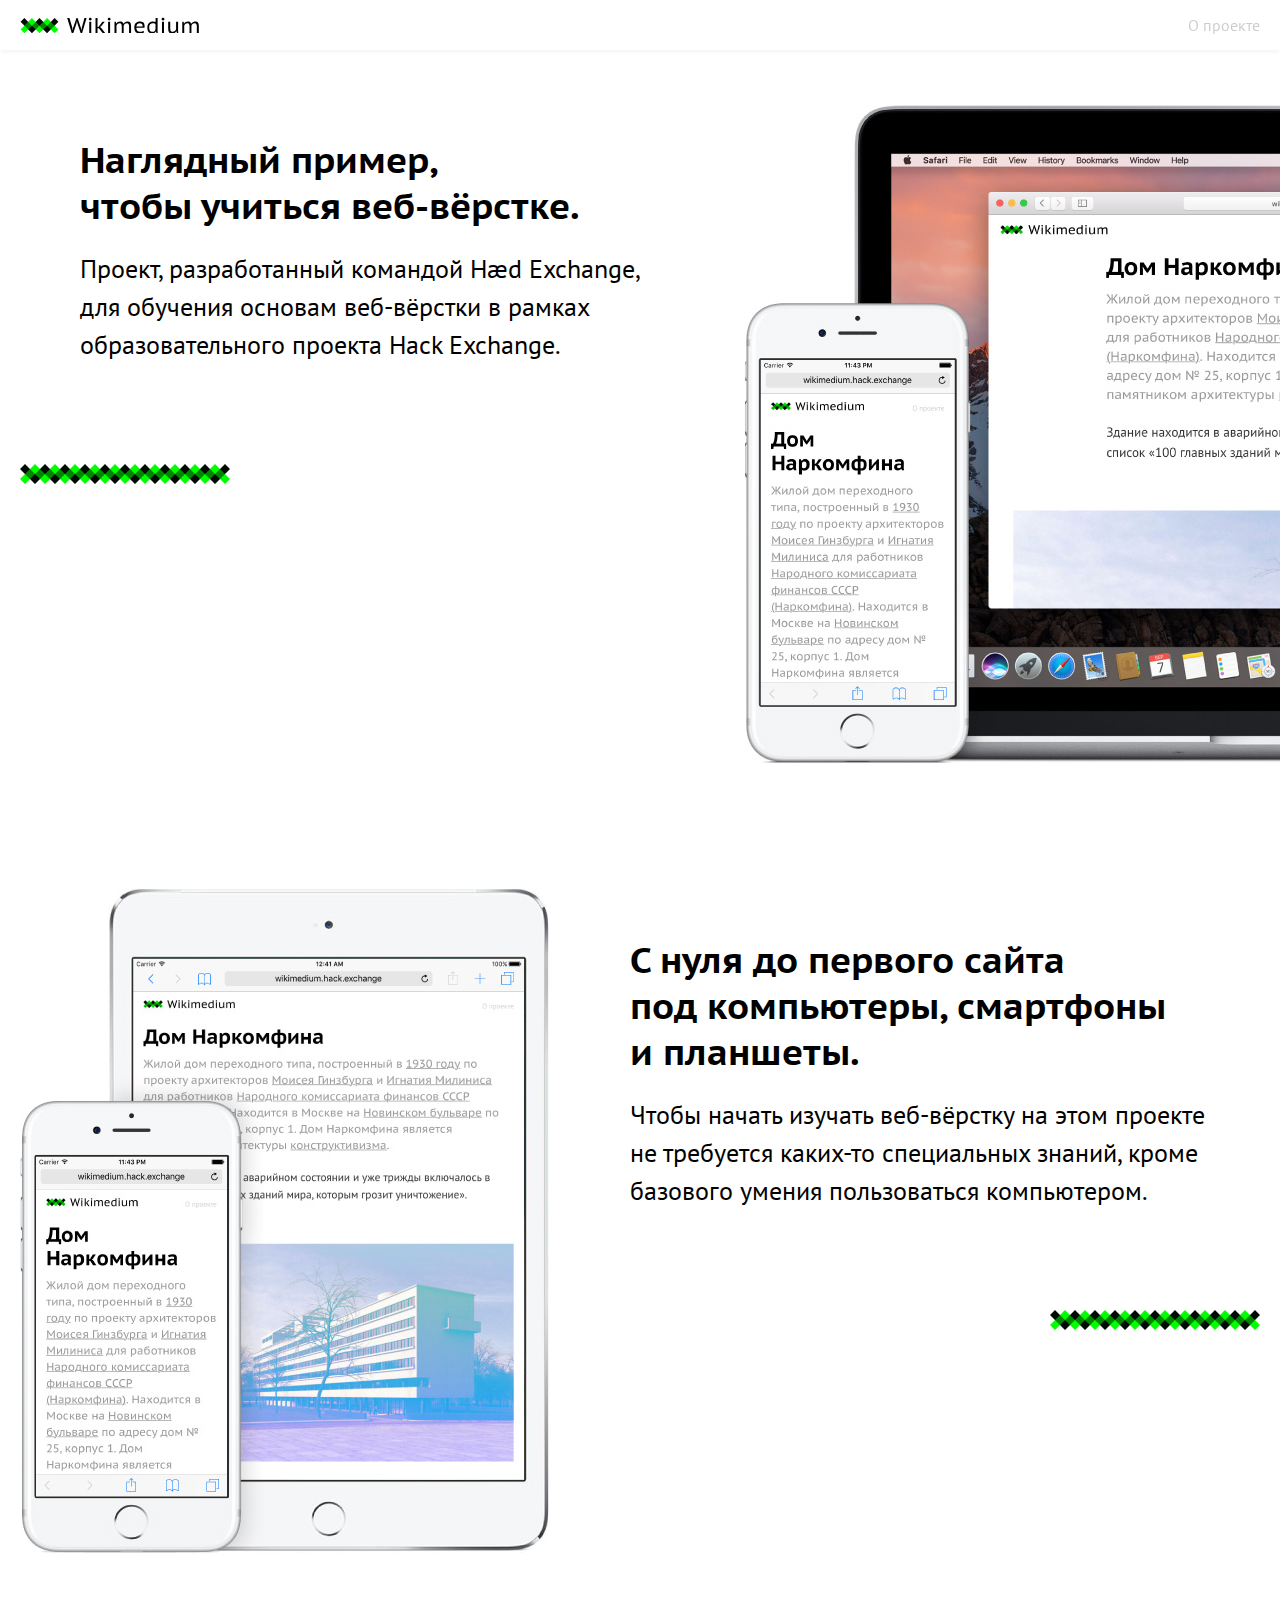
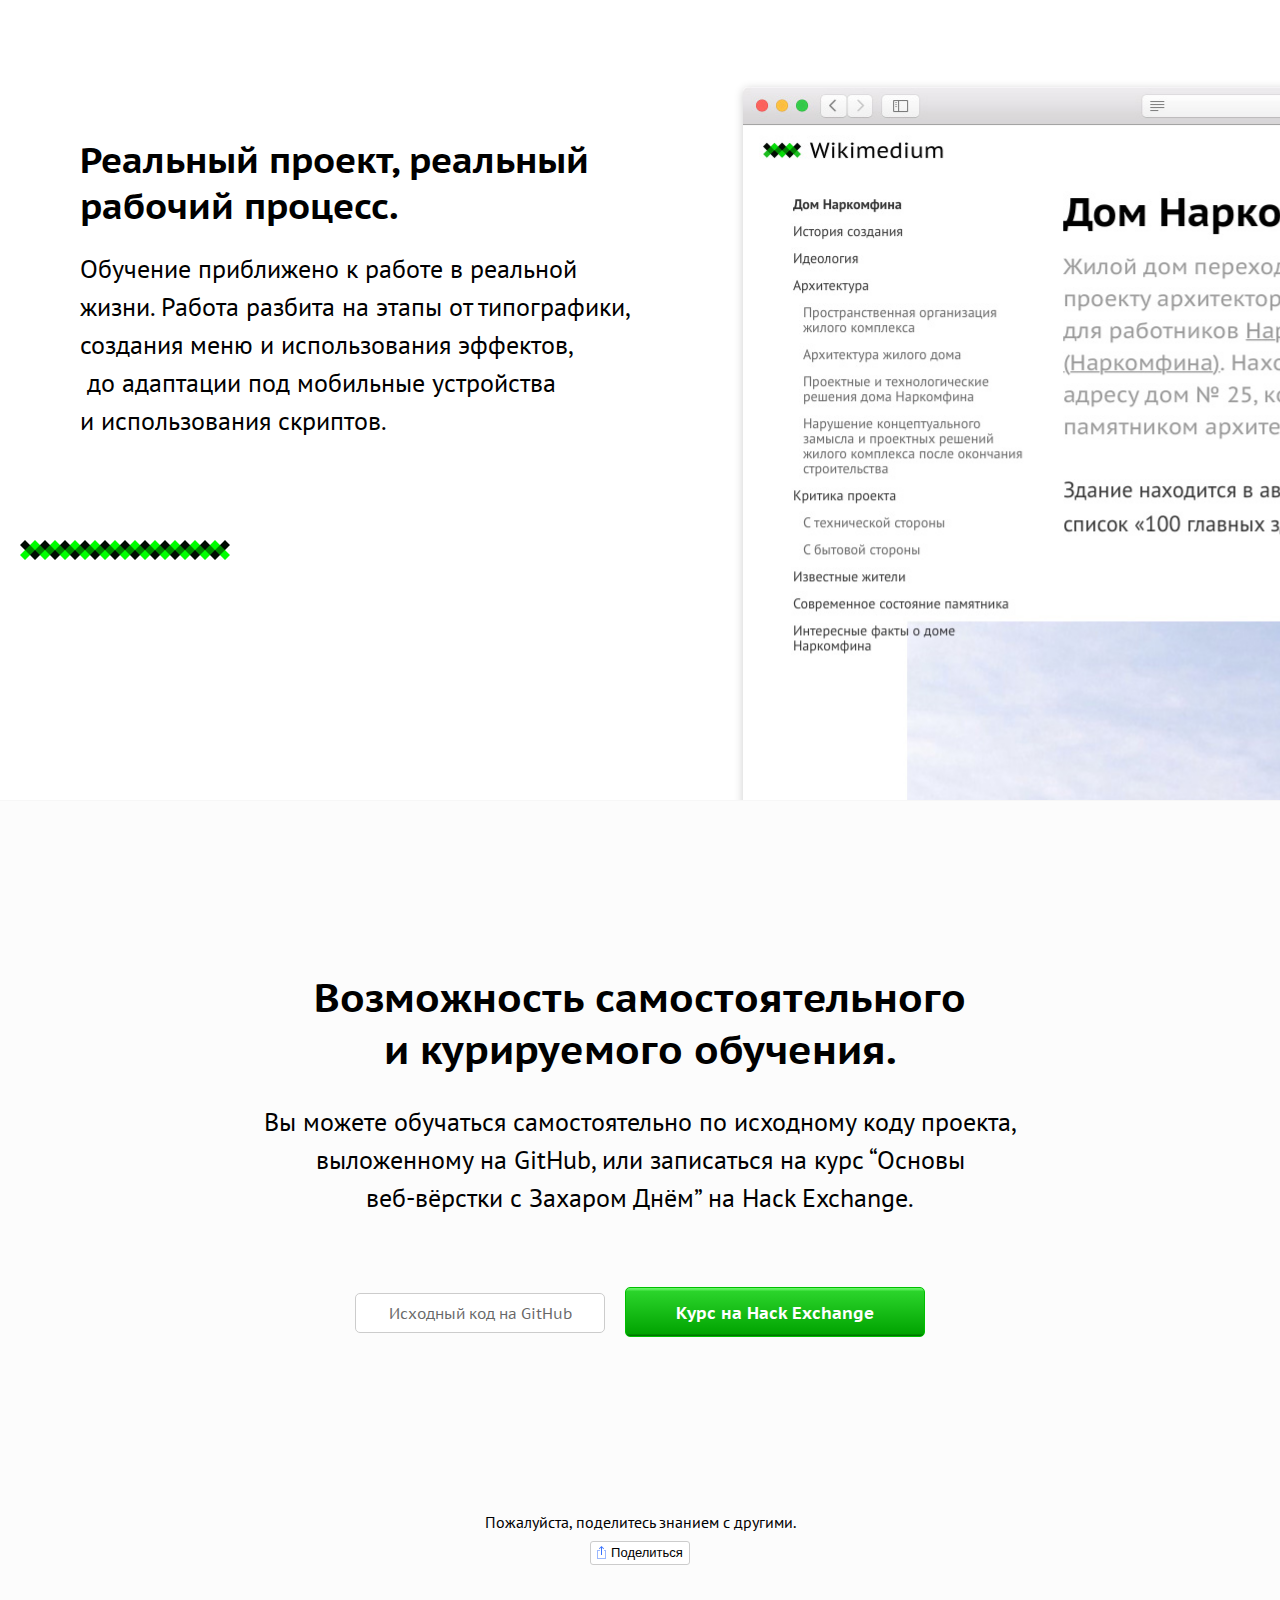
<file: index.html>
<!DOCTYPE html>
<html>

  <head>
    <meta charset="utf-8">
    <meta name="viewport" content="width=device-width">

    <title>Wikimedium — проект для изучения основ веб-вёрстки</title>

    <link rel="icon" type="image/x-icon" href="favicon.ico">
    <link rel="icon" type="image/png" href="favicon.png">
    <link rel="icon" type="image/gif" href="favicon.gif">

    <link rel="stylesheet" href="stylesheets/style.css">

    <meta name="keywords" content="wikimedium, mcs, moscow coding school, victor nechekhin, верстка, программирование, Виктор Нечехин">
    <meta name="description" content="Проект, разработанный командой Hæd Exchange, для обучения основам веб-вёрстки в рамках образовательного проекта Hack Exchange.">

    <meta property="og:type" content="article">
    <meta property="og:url" content="http://wikimedium.hack.exchange">
    <meta property="og:title" content="Дом наркомфина">
    <meta property="og:description" content="Дом Наркомфин — жилой дом переходного типа">
    <meta property="og:image" content="http://wikimedium.hack.exchange/images/posts/share.jpg">

    <script src="javascripts/jquery.js" charset="utf-8"></script>
    <script src="javascripts/social-likes.min.js" charset="utf-8"></script>
  </head>

  <body class="landing">

    <nav class="menubar">
      <a href="posts.html" class="logo"></a>
      <a href="index.html" class="about">О проекте</a>
    </nav>

    <section class="landingWrapper">
      <section class="mainSection left">
        <section>
          <h2>
            Наглядный пример,<br>
            чтобы учиться веб-вёрстке.
          </h2>

          <p>
            Проект, разработанный командой Hæd Exchange,<br>
            для обучения основам веб-вёрстки в рамках <br>
            образовательного проекта Hack Exchange.
          </p>
          <figure class="pattern"></figure>
        </section>
        <figure class="mockup" id="mockup1"></figure>
      </section>

      <section class="mainSection right">
        <section>
          <h2>
            С нуля до первого сайта <br>
            под компьютеры, смартфоны <br>
            и планшеты.
          </h2>

          <p>
            Чтобы начать изучать веб-вёрстку на этом проекте <br>
            не требуется каких-то специальных знаний, кроме <br>
            базового умения пользоваться компьютером.
          </p>
          <figure class="pattern"></figure>
        </section>
        <figure class="mockup" id="mockup2"></figure>
      </section>

      <section class="mainSection left">
        <section>
          <h2>
            Реальный проект, реальный <br>
            рабочий процесс.
          </h2>

          <p>
            Обучение приближено к работе в реальной <br>
            жизни. Работа разбита на этапы от типографики, <br>
            создания меню и использования эффектов, <br>
 до адаптации под мобильные устройства  <br>
            и использования скриптов.
          </p>
          <figure class="pattern"></figure>
        </section>
        <figure class="mockup" id="mockup3"></figure>
      </section>

      <section class="mainSection center">
        <section>
          <h2>
            Возможность самостоятельного <br>
            и курируемого обучения.
          </h2>

          <p>
            Вы можете обучаться самостоятельно по исходному <br class="compact">
            коду проекта, <br class="full">
            выложенному на GitHub, или записаться<br class="compact">
            на курс “Основы <br class="full">
            веб-вёрстки с Захаром Днём”<br class="compact">
            на Hack Exchange.
          </p>

          <nav>
            <a class="btn small white" href="">Исходный код на GitHub</a>
            <a class="btn large green" href="">Курс на Hack Exchange</a>
          </nav>
        </section>

        <footer>
          <p>Пожалуйста, поделитесь знанием с другими.</p>
          <div class="social-likes social-likes_single" data-counters="no" data-url="http://wikimedium.hack.exchange" data-single-title="Поделиться">
            <div class="facebook" title="Поделиться ссылкой на Фейсбуке">Facebook</div>
            <div class="twitter" title="Поделиться ссылкой в Твиттере">Twitter</div>
            <div class="vkontakte" title="Поделиться ссылкой во Вконтакте">Вконтакте</div>
            <div class="pinterest" title="Поделиться картинкой на Пинтересте" data-media="">Pinterest</div>
          </div>
        </footer>

      </section>
    </section>

  </body>
</html>
</file>
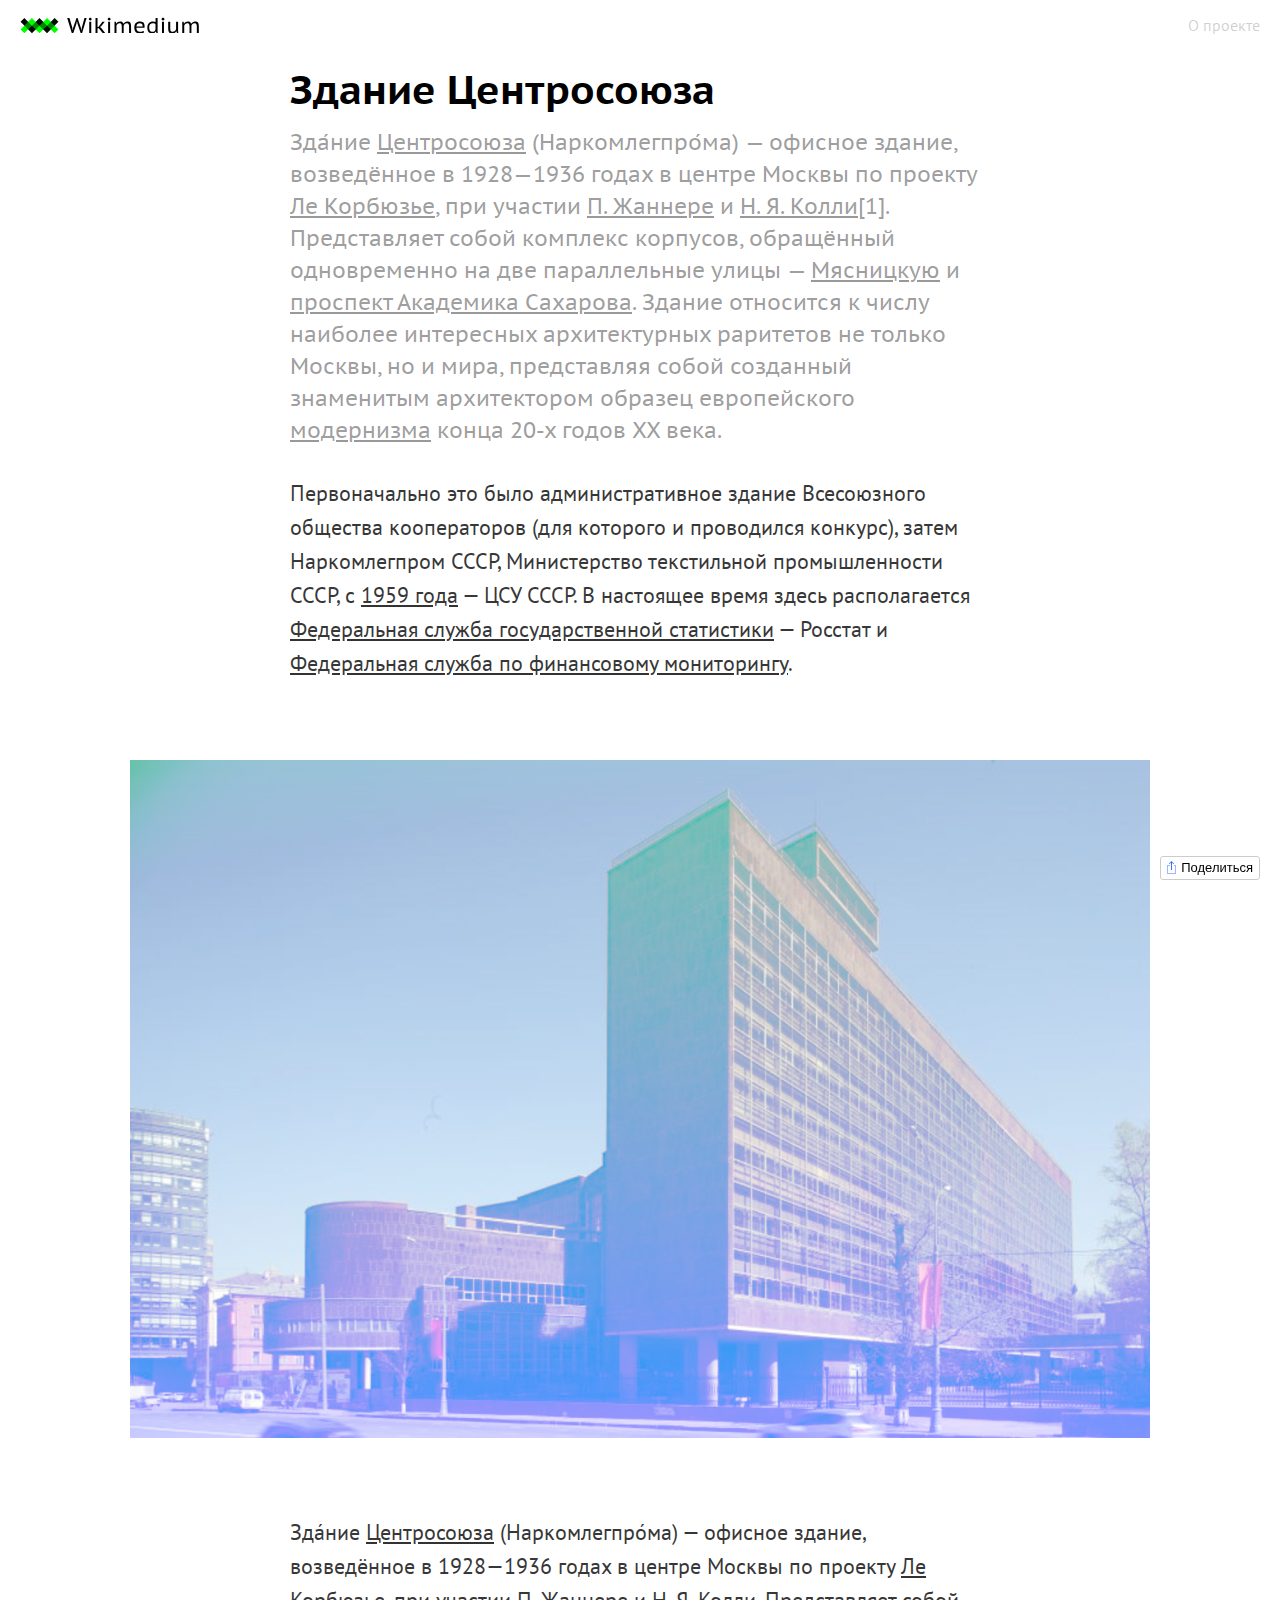
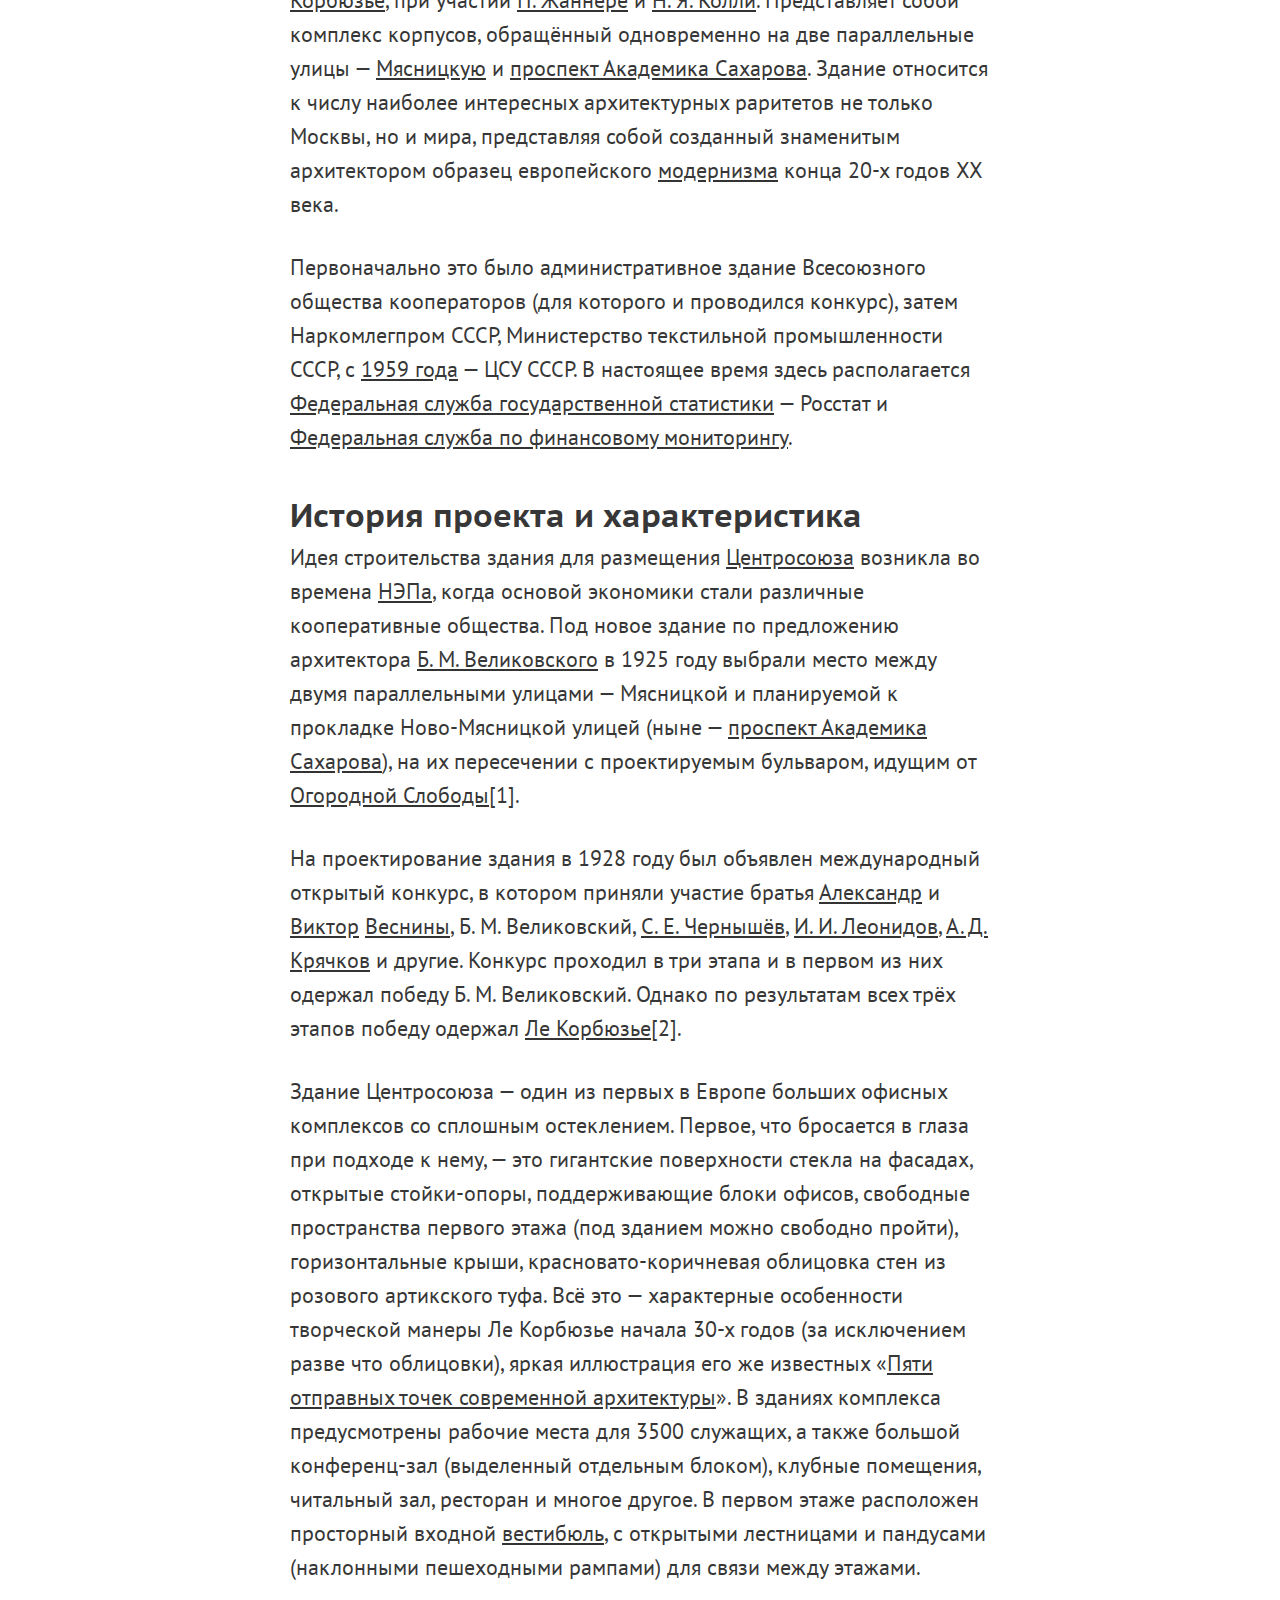
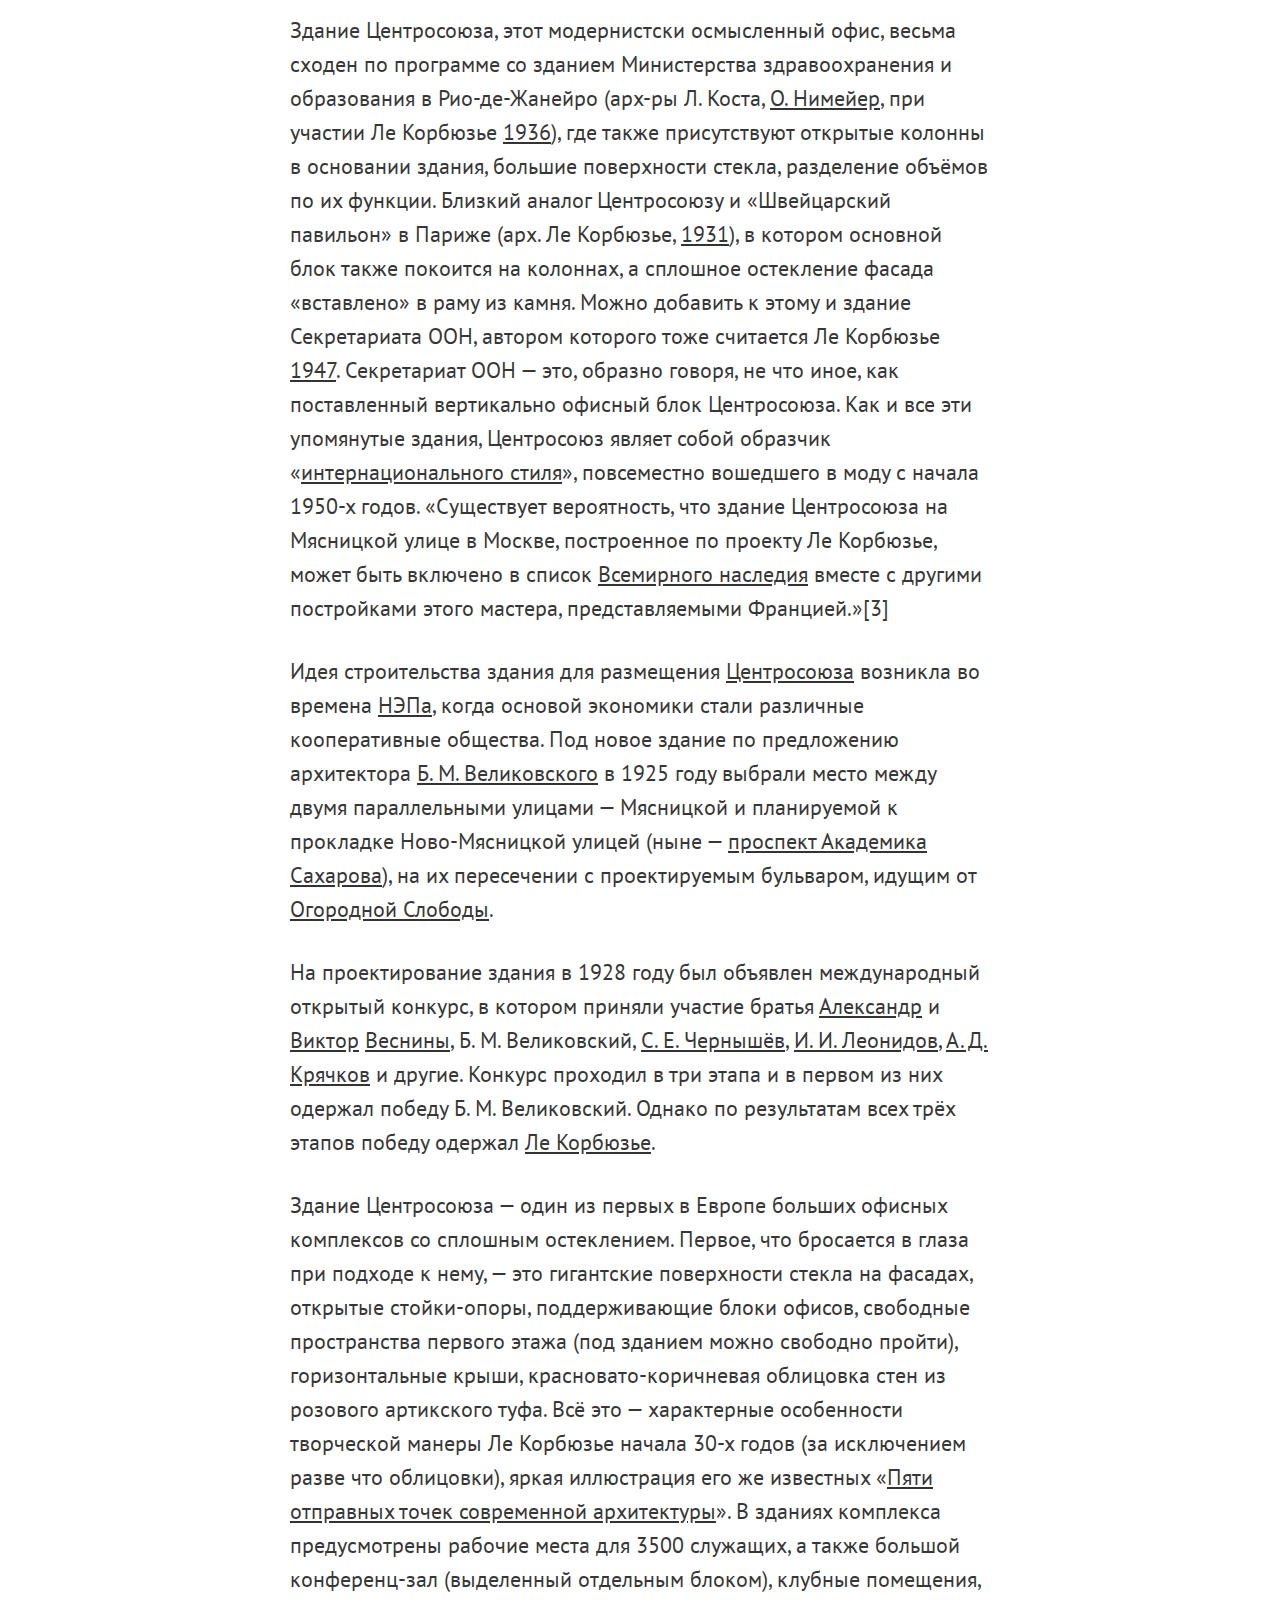
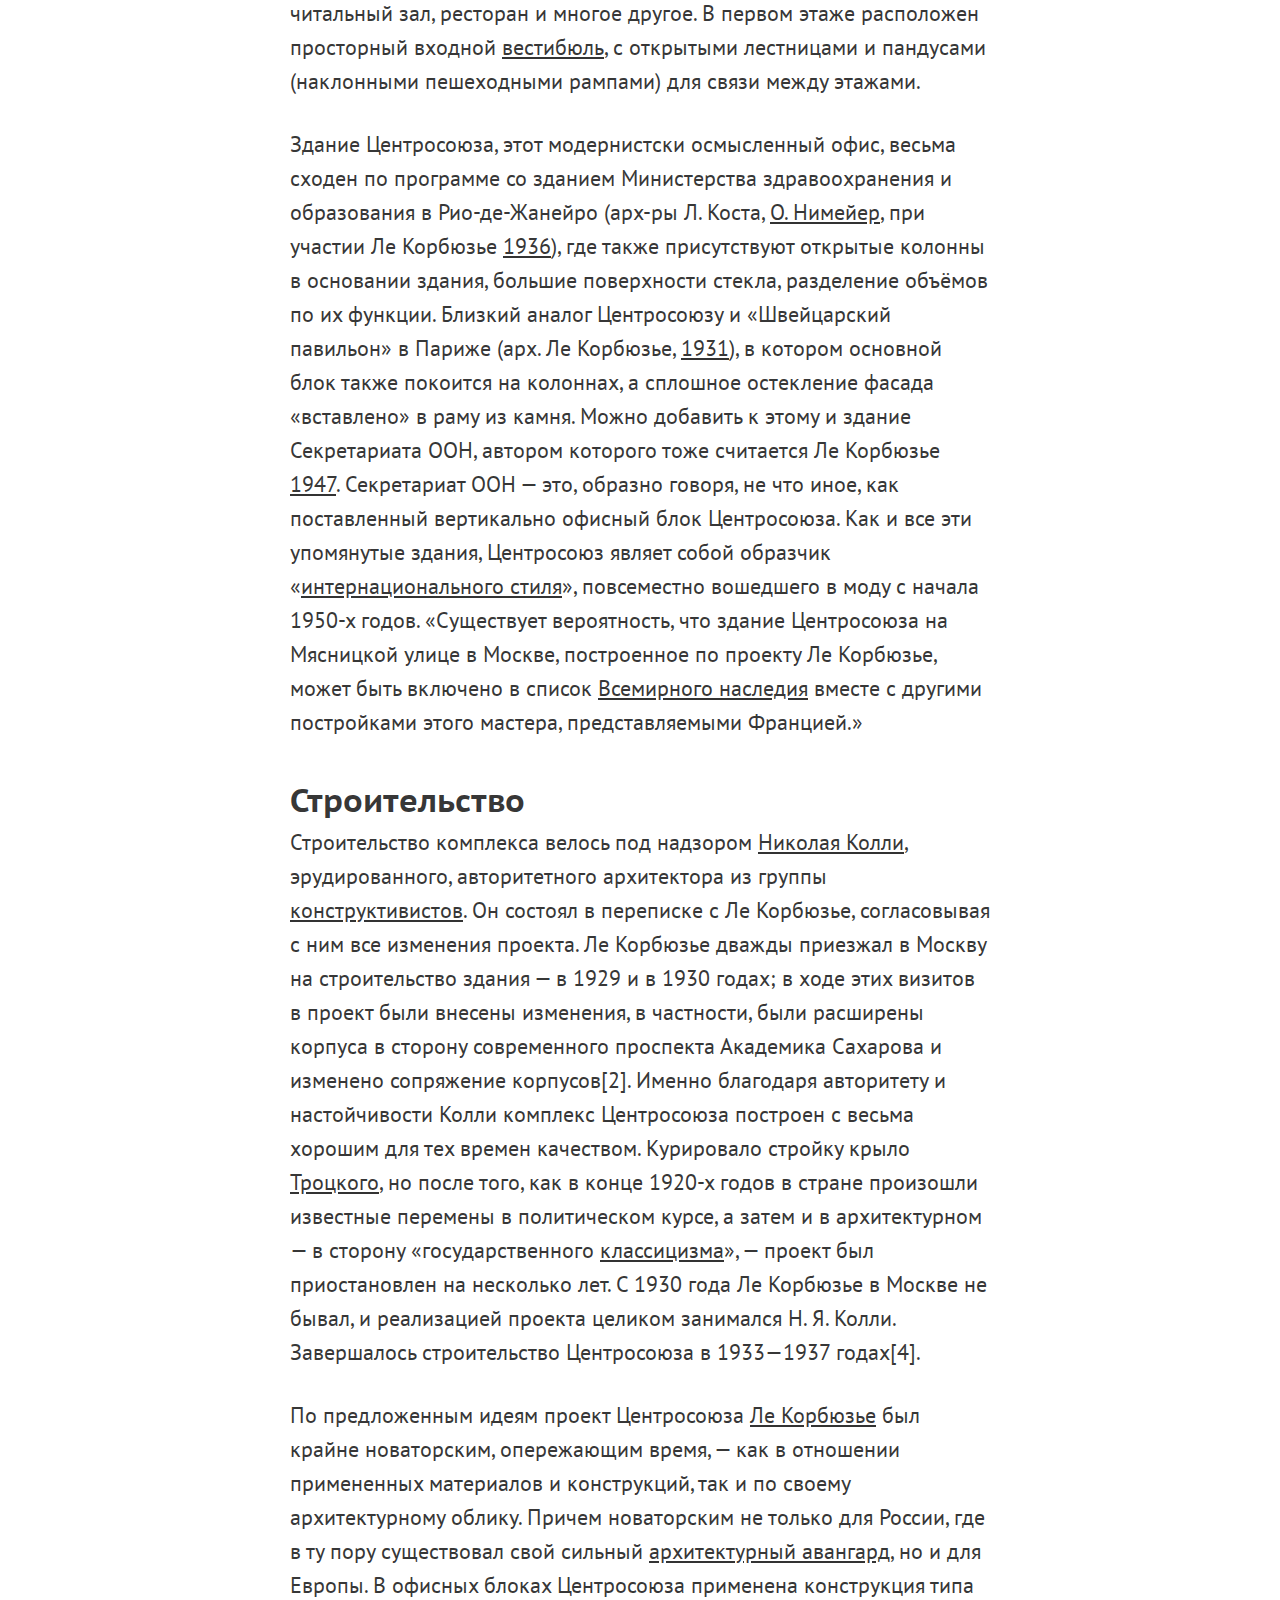
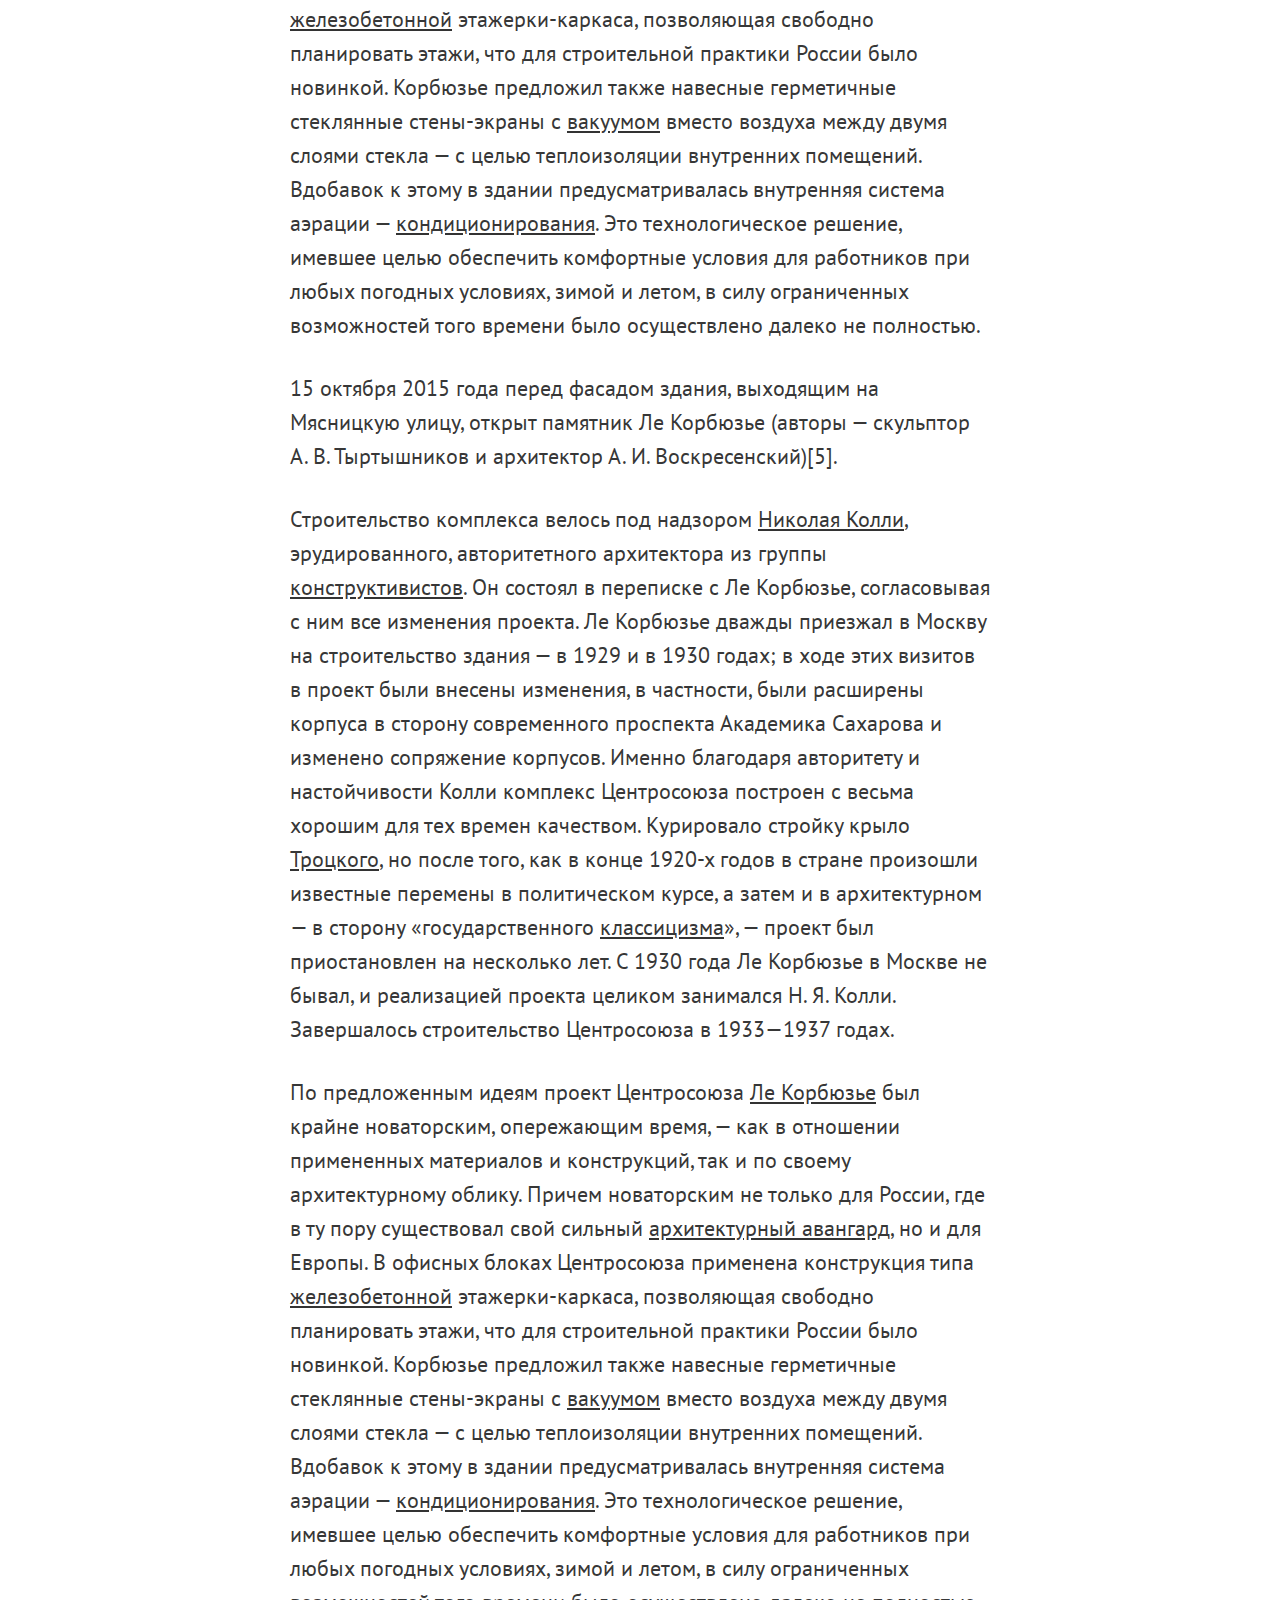
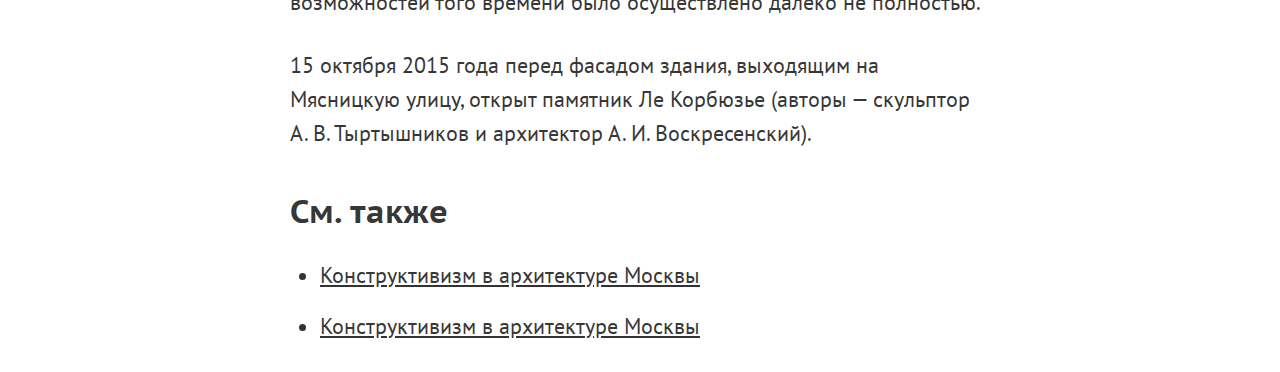
<file: posts/centrosouz.html>
<!DOCTYPE html>
<html>
  <head>
    <meta charset="utf-8">
    <meta name="viewport" content="width=device-width">

    <title>Дом наркомфина</title>

    <link rel="icon" type="image/x-icon" href="../favicon.ico">
    <link rel="icon" type="image/png" href="../favicon.png">
    <link rel="icon" type="image/gif" href="../favicon.gif">

    <link rel="stylesheet" href="../stylesheets/style.css">

    <meta name="keywords" content="wikimedium, mcs, moscow coding school, victor nechekhin, верстка, программирование, Виктор Нечехин">
    <meta name="description" content="Здание Центросоюза (Наркомлегпро́ма) — офисное здание, возведённое в 1928—1936 годах в центре Москвы">

    <meta property="og:type" content="article">
    <meta property="og:url" content="http://wikimedium.hack.exchange/posts/centrosouz.html">
    <meta property="og:title" content="Дом наркомфина">
    <meta property="og:description" content="Дом Наркомфин — жилой дом переходного типа">
    <meta property="og:image" content="http://wikimedium.hack.exchange/images/posts/centrosouz.jpg">

    <script src="../javascripts/jquery.js" charset="utf-8"></script>
    <script src="../javascripts/sidebar.js" charset="utf-8"></script>
    <script src="../javascripts/social-likes.min.js" charset="utf-8"></script>
  </head>

  <body>

    <nav class="menubar">
      <a href="../posts.html" class="logo"></a>
      <a href="../index.html" class="about">О проекте</a>
    </nav>

    <nav class="sidebar">
      <ul>
        <li>
          <a href="#s1">Здание Центросоюза</a>
        </li>

        <li>
          <a href="#s2">История проекта и характеристика</a>
        </li>

        <li>
          <a href="#s3">Строительство</a>
        </li>

        <li>
          <a href="#s4">См. также</a>
        </li>
      </ul>
    </nav>

    <article>
      <h1 id="s1">Здание Центросоюза</h1>
      <p>Зда́ние <a href="https://ru.wikipedia.org/wiki/%D0%A6%D0%B5%D0%BD%D1%82%D1%80%D0%BE%D1%81%D0%BE%D1%8E%D0%B7">Центросоюза</a> (Наркомлегпро́ма) — офисное здание, возведённое в 1928—1936 годах в центре Москвы по проекту <a href="https://ru.wikipedia.org/wiki/%D0%9B%D0%B5_%D0%9A%D0%BE%D1%80%D0%B1%D1%8E%D0%B7%D1%8C%D0%B5">Ле Корбюзье</a>, при участии <a href="https://ru.wikipedia.org/wiki/%D0%96%D0%B0%D0%BD%D0%BD%D0%B5%D1%80%D0%B5,_%D0%9F%D1%8C%D0%B5%D1%80">П. Жаннере</a> и <a href="https://ru.wikipedia.org/wiki/%D0%9A%D0%BE%D0%BB%D0%BB%D0%B8,_%D0%9D%D0%B8%D0%BA%D0%BE%D0%BB%D0%B0%D0%B9_%D0%94%D0%B6%D0%B5%D0%BC%D1%81%D0%BE%D0%B2%D0%B8%D1%87">Н. Я. Колли</a>[1]. Представляет собой комплекс корпусов, обращённый одновременно на две параллельные улицы — <a href="https://ru.wikipedia.org/wiki/%D0%9C%D1%8F%D1%81%D0%BD%D0%B8%D1%86%D0%BA%D0%B0%D1%8F_%D1%83%D0%BB%D0%B8%D1%86%D0%B0">Мясницкую</a> и <a href="https://ru.wikipedia.org/wiki/%D0%9F%D1%80%D0%BE%D1%81%D0%BF%D0%B5%D0%BA%D1%82_%D0%90%D0%BA%D0%B0%D0%B4%D0%B5%D0%BC%D0%B8%D0%BA%D0%B0_%D0%A1%D0%B0%D1%85%D0%B0%D1%80%D0%BE%D0%B2%D0%B0_(%D0%9C%D0%BE%D1%81%D0%BA%D0%B2%D0%B0)">проспект Академика Сахарова</a>. Здание относится к числу наиболее интересных архитектурных раритетов не только Москвы, но и мира, представляя собой созданный знаменитым архитектором образец европейского <a href="https://ru.wikipedia.org/wiki/%D0%90%D1%80%D1%85%D0%B8%D1%82%D0%B5%D0%BA%D1%82%D1%83%D1%80%D0%BD%D1%8B%D0%B9_%D0%BC%D0%BE%D0%B4%D0%B5%D1%80%D0%BD%D0%B8%D0%B7%D0%BC">модернизма</a> конца 20-х годов XX века.</p>
      <p>Первоначально это было административное здание Всесоюзного общества кооператоров (для которого и проводился конкурс), затем Наркомлегпром СССР, Министерство текстильной промышленности СССР, с <a href="https://ru.wikipedia.org/wiki/1959_%D0%B3%D0%BE%D0%B4">1959 года</a> — ЦСУ СССР. В настоящее время здесь располагается <a href="https://ru.wikipedia.org/wiki/%D0%A4%D0%B5%D0%B4%D0%B5%D1%80%D0%B0%D0%BB%D1%8C%D0%BD%D0%B0%D1%8F_%D1%81%D0%BB%D1%83%D0%B6%D0%B1%D0%B0_%D0%B3%D0%BE%D1%81%D1%83%D0%B4%D0%B0%D1%80%D1%81%D1%82%D0%B2%D0%B5%D0%BD%D0%BD%D0%BE%D0%B9_%D1%81%D1%82%D0%B0%D1%82%D0%B8%D1%81%D1%82%D0%B8%D0%BA%D0%B8">Федеральная служба государственной статистики</a> — Росстат и <a href="https://ru.wikipedia.org/wiki/%D0%A4%D0%B5%D0%B4%D0%B5%D1%80%D0%B0%D0%BB%D1%8C%D0%BD%D0%B0%D1%8F_%D1%81%D0%BB%D1%83%D0%B6%D0%B1%D0%B0_%D0%BF%D0%BE_%D1%84%D0%B8%D0%BD%D0%B0%D0%BD%D1%81%D0%BE%D0%B2%D0%BE%D0%BC%D1%83_%D0%BC%D0%BE%D0%BD%D0%B8%D1%82%D0%BE%D1%80%D0%B8%D0%BD%D0%B3%D1%83">Федеральная служба по финансовому мониторингу</a>.</p>
      <img id="head_img" src="../images/posts/centrosouz.jpg" alt="Здание Наркомфина" width="1020">
      <p>Зда́ние <a target="_blank" href="https://ru.wikipedia.org/wiki/%D0%A6%D0%B5%D0%BD%D1%82%D1%80%D0%BE%D1%81%D0%BE%D1%8E%D0%B7">Центросоюза</a> (Наркомлегпро́ма) — офисное здание, возведённое в 1928—1936 годах в центре Москвы по проекту <a target="_blank" href="https://ru.wikipedia.org/wiki/%D0%9B%D0%B5_%D0%9A%D0%BE%D1%80%D0%B1%D1%8E%D0%B7%D1%8C%D0%B5">Ле Корбюзье</a>, при участии <a target="_blank" href="https://ru.wikipedia.org/wiki/%D0%96%D0%B0%D0%BD%D0%BD%D0%B5%D1%80%D0%B5,_%D0%9F%D1%8C%D0%B5%D1%80">П. Жаннере</a> и <a target="_blank" href="https://ru.wikipedia.org/wiki/%D0%9A%D0%BE%D0%BB%D0%BB%D0%B8,_%D0%9D%D0%B8%D0%BA%D0%BE%D0%BB%D0%B0%D0%B9_%D0%94%D0%B6%D0%B5%D0%BC%D1%81%D0%BE%D0%B2%D0%B8%D1%87">Н. Я. Колли</a>. Представляет собой комплекс корпусов, обращённый одновременно на две параллельные улицы — <a target="_blank" href="https://ru.wikipedia.org/wiki/%D0%9C%D1%8F%D1%81%D0%BD%D0%B8%D1%86%D0%BA%D0%B0%D1%8F_%D1%83%D0%BB%D0%B8%D1%86%D0%B0">Мясницкую</a> и <a target="_blank" href="https://ru.wikipedia.org/wiki/%D0%9F%D1%80%D0%BE%D1%81%D0%BF%D0%B5%D0%BA%D1%82_%D0%90%D0%BA%D0%B0%D0%B4%D0%B5%D0%BC%D0%B8%D0%BA%D0%B0_%D0%A1%D0%B0%D1%85%D0%B0%D1%80%D0%BE%D0%B2%D0%B0_(%D0%9C%D0%BE%D1%81%D0%BA%D0%B2%D0%B0)">проспект Академика Сахарова</a>. Здание относится к числу наиболее интересных архитектурных раритетов не только Москвы, но и мира, представляя собой созданный знаменитым архитектором образец европейского <a target="_blank" href="https://ru.wikipedia.org/wiki/%D0%90%D1%80%D1%85%D0%B8%D1%82%D0%B5%D0%BA%D1%82%D1%83%D1%80%D0%BD%D1%8B%D0%B9_%D0%BC%D0%BE%D0%B4%D0%B5%D1%80%D0%BD%D0%B8%D0%B7%D0%BC">модернизма</a> конца 20-х годов XX века.</p>
      <p>Первоначально это было административное здание Всесоюзного общества кооператоров (для которого и проводился конкурс), затем Наркомлегпром СССР, Министерство текстильной промышленности СССР, с <a target="_blank" href="https://ru.wikipedia.org/wiki/1959_%D0%B3%D0%BE%D0%B4">1959 года</a> — ЦСУ СССР. В настоящее время здесь располагается <a target="_blank" href="https://ru.wikipedia.org/wiki/%D0%A4%D0%B5%D0%B4%D0%B5%D1%80%D0%B0%D0%BB%D1%8C%D0%BD%D0%B0%D1%8F_%D1%81%D0%BB%D1%83%D0%B6%D0%B1%D0%B0_%D0%B3%D0%BE%D1%81%D1%83%D0%B4%D0%B0%D1%80%D1%81%D1%82%D0%B2%D0%B5%D0%BD%D0%BD%D0%BE%D0%B9_%D1%81%D1%82%D0%B0%D1%82%D0%B8%D1%81%D1%82%D0%B8%D0%BA%D0%B8">Федеральная служба государственной статистики</a> — Росстат и <a target="_blank" href="https://ru.wikipedia.org/wiki/%D0%A4%D0%B5%D0%B4%D0%B5%D1%80%D0%B0%D0%BB%D1%8C%D0%BD%D0%B0%D1%8F_%D1%81%D0%BB%D1%83%D0%B6%D0%B1%D0%B0_%D0%BF%D0%BE_%D1%84%D0%B8%D0%BD%D0%B0%D0%BD%D1%81%D0%BE%D0%B2%D0%BE%D0%BC%D1%83_%D0%BC%D0%BE%D0%BD%D0%B8%D1%82%D0%BE%D1%80%D0%B8%D0%BD%D0%B3%D1%83">Федеральная служба по финансовому мониторингу</a>.</p>

      <h2 id="s2">История проекта и характеристика</h2>
      <p>Идея строительства здания для размещения <a href="https://ru.wikipedia.org/wiki/%D0%A6%D0%B5%D0%BD%D1%82%D1%80%D0%BE%D1%81%D0%BE%D1%8E%D0%B7">Центросоюза</a> возникла во времена <a href="https://ru.wikipedia.org/wiki/%D0%9D%D0%BE%D0%B2%D0%B0%D1%8F_%D1%8D%D0%BA%D0%BE%D0%BD%D0%BE%D0%BC%D0%B8%D1%87%D0%B5%D1%81%D0%BA%D0%B0%D1%8F_%D0%BF%D0%BE%D0%BB%D0%B8%D1%82%D0%B8%D0%BA%D0%B0">НЭПа</a>, когда основой экономики стали различные кооперативные общества. Под новое здание по предложению архитектора <a href="https://ru.wikipedia.org/wiki/%D0%92%D0%B5%D0%BB%D0%B8%D0%BA%D0%BE%D0%B2%D1%81%D0%BA%D0%B8%D0%B9,_%D0%91%D0%BE%D1%80%D0%B8%D1%81_%D0%9C%D0%B8%D1%85%D0%B0%D0%B9%D0%BB%D0%BE%D0%B2%D0%B8%D1%87">Б. М. Великовского</a> в 1925 году выбрали место между двумя параллельными улицами — Мясницкой и планируемой к прокладке Ново-Мясницкой улицей (ныне — <a href="https://ru.wikipedia.org/wiki/%D0%9F%D1%80%D0%BE%D1%81%D0%BF%D0%B5%D0%BA%D1%82_%D0%90%D0%BA%D0%B0%D0%B4%D0%B5%D0%BC%D0%B8%D0%BA%D0%B0_%D0%A1%D0%B0%D1%85%D0%B0%D1%80%D0%BE%D0%B2%D0%B0_(%D0%9C%D0%BE%D1%81%D0%BA%D0%B2%D0%B0)">проспект Академика Сахарова</a>), на их пересечении с проектируемым бульваром, идущим от <a href="https://ru.wikipedia.org/wiki/%D0%9F%D0%B5%D1%80%D0%B5%D1%83%D0%BB%D0%BE%D0%BA_%D0%9E%D0%B3%D0%BE%D1%80%D0%BE%D0%B4%D0%BD%D0%B0%D1%8F_%D0%A1%D0%BB%D0%BE%D0%B1%D0%BE%D0%B4%D0%B0">Огородной Слободы</a>[1].</p>
      <p>На проектирование здания в 1928 году был объявлен международный открытый конкурс, в котором приняли участие братья <a href="https://ru.wikipedia.org/wiki/%D0%92%D0%B5%D1%81%D0%BD%D0%B8%D0%BD,_%D0%90%D0%BB%D0%B5%D0%BA%D1%81%D0%B0%D0%BD%D0%B4%D1%80_%D0%90%D0%BB%D0%B5%D0%BA%D1%81%D0%B0%D0%BD%D0%B4%D1%80%D0%BE%D0%B2%D0%B8%D1%87">Александр</a> и <a href="https://ru.wikipedia.org/wiki/%D0%92%D0%B5%D1%81%D0%BD%D0%B8%D0%BD,_%D0%92%D0%B8%D0%BA%D1%82%D0%BE%D1%80_%D0%90%D0%BB%D0%B5%D0%BA%D1%81%D0%B0%D0%BD%D0%B4%D1%80%D0%BE%D0%B2%D0%B8%D1%87">Виктор</a> <a href="https://ru.wikipedia.org/wiki/%D0%92%D0%B5%D1%81%D0%BD%D0%B8%D0%BD%D1%8B">Веснины</a>, Б. М. Великовский, <a href="https://ru.wikipedia.org/wiki/%D0%A7%D0%B5%D1%80%D0%BD%D1%8B%D1%88%D1%91%D0%B2,_%D0%A1%D0%B5%D1%80%D0%B3%D0%B5%D0%B9_%D0%95%D0%B3%D0%BE%D1%80%D0%BE%D0%B2%D0%B8%D1%87">С. Е. Чернышёв</a>, <a href="https://ru.wikipedia.org/wiki/%D0%9B%D0%B5%D0%BE%D0%BD%D0%B8%D0%B4%D0%BE%D0%B2,_%D0%98%D0%B2%D0%B0%D0%BD_%D0%98%D0%BB%D1%8C%D0%B8%D1%87">И. И. Леонидов</a>, <a href="https://ru.wikipedia.org/wiki/%D0%9A%D1%80%D1%8F%D1%87%D0%BA%D0%BE%D0%B2,_%D0%90%D0%BD%D0%B4%D1%80%D0%B5%D0%B9_%D0%94%D0%BC%D0%B8%D1%82%D1%80%D0%B8%D0%B5%D0%B2%D0%B8%D1%87">А. Д. Крячков</a> и другие. Конкурс проходил в три этапа и в первом из них одержал победу Б. М. Великовский. Однако по результатам всех трёх этапов победу одержал <a href="https://ru.wikipedia.org/wiki/%D0%9B%D0%B5_%D0%9A%D0%BE%D1%80%D0%B1%D1%8E%D0%B7%D1%8C%D0%B5">Ле Корбюзье</a>[2].</p>
      <p>Здание Центросоюза — один из первых в Европе больших офисных комплексов со сплошным остеклением. Первое, что бросается в глаза при подходе к нему, — это гигантские поверхности стекла на фасадах, открытые стойки-опоры, поддерживающие блоки офисов, свободные пространства первого этажа (под зданием можно свободно пройти), горизонтальные крыши, красновато-коричневая облицовка стен из розового артикского туфа. Всё это — характерные особенности творческой манеры Ле Корбюзье начала 30-х годов (за исключением разве что облицовки), яркая иллюстрация его же известных «<a href="https://ru.wikipedia.org/wiki/%D0%9F%D1%8F%D1%82%D1%8C_%D0%BE%D1%82%D0%BF%D1%80%D0%B0%D0%B2%D0%BD%D1%8B%D1%85_%D1%82%D0%BE%D1%87%D0%B5%D0%BA_%D1%81%D0%BE%D0%B2%D1%80%D0%B5%D0%BC%D0%B5%D0%BD%D0%BD%D0%BE%D0%B9_%D0%B0%D1%80%D1%85%D0%B8%D1%82%D0%B5%D0%BA%D1%82%D1%83%D1%80%D1%8B">Пяти отправных точек современной архитектуры</a>». В зданиях комплекса предусмотрены рабочие места для 3500 служащих, а также большой конференц-зал (выделенный отдельным блоком), клубные помещения, читальный зал, ресторан и многое другое. В первом этаже расположен просторный входной <a href="https://ru.wikipedia.org/wiki/%D0%92%D0%B5%D1%81%D1%82%D0%B8%D0%B1%D1%8E%D0%BB%D1%8C">вестибюль</a>, с открытыми лестницами и пандусами (наклонными пешеходными рампами) для связи между этажами.</p>
      <p>Здание Центросоюза, этот модернистски осмысленный офис, весьма сходен по программе со зданием Министерства здравоохранения и образования в Рио-де-Жанейро (арх-ры Л. Коста, <a href="https://ru.wikipedia.org/wiki/%D0%9D%D0%B8%D0%BC%D0%B5%D0%B9%D0%B5%D1%80,_%D0%9E%D1%81%D0%BA%D0%B0%D1%80">О. Нимейер</a>, при участии Ле Корбюзье <a href="https://ru.wikipedia.org/wiki/1936">1936</a>), где также присутствуют открытые колонны в основании здания, большие поверхности стекла, разделение объёмов по их функции. Близкий аналог Центросоюзу и «Швейцарский павильон» в Париже (арх. Ле Корбюзье, <a href="https://ru.wikipedia.org/wiki/1931">1931</a>), в котором основной блок также покоится на колоннах, а сплошное остекление фасада «вставлено» в раму из камня. Можно добавить к этому и здание Секретариата ООН, автором которого тоже считается Ле Корбюзье <a href="https://ru.wikipedia.org/wiki/1947">1947</a>. Секретариат ООН — это, образно говоря, не что иное, как поставленный вертикально офисный блок Центросоюза. Как и все эти упомянутые здания, Центросоюз являет собой образчик «<a href="https://ru.wikipedia.org/wiki/%D0%98%D0%BD%D1%82%D0%B5%D1%80%D0%BD%D0%B0%D1%86%D0%B8%D0%BE%D0%BD%D0%B0%D0%BB%D1%8C%D0%BD%D1%8B%D0%B9_%D1%81%D1%82%D0%B8%D0%BB%D1%8C">интернационального стиля</a>», повсеместно вошедшего в моду с начала 1950-х годов. «Существует вероятность, что здание Центросоюза на Мясницкой улице в Москве, построенное по проекту Ле Корбюзье, может быть включено в список <a href="https://ru.wikipedia.org/wiki/%D0%92%D1%81%D0%B5%D0%BC%D0%B8%D1%80%D0%BD%D0%BE%D0%B5_%D0%BD%D0%B0%D1%81%D0%BB%D0%B5%D0%B4%D0%B8%D0%B5">Всемирного наследия</a> вместе с другими постройками этого мастера, представляемыми Францией.»[3]</p>
      <p>Идея строительства здания для размещения <a target="_blank" href="https://ru.wikipedia.org/wiki/%D0%A6%D0%B5%D0%BD%D1%82%D1%80%D0%BE%D1%81%D0%BE%D1%8E%D0%B7">Центросоюза</a> возникла во времена <a target="_blank" href="https://ru.wikipedia.org/wiki/%D0%9D%D0%BE%D0%B2%D0%B0%D1%8F_%D1%8D%D0%BA%D0%BE%D0%BD%D0%BE%D0%BC%D0%B8%D1%87%D0%B5%D1%81%D0%BA%D0%B0%D1%8F_%D0%BF%D0%BE%D0%BB%D0%B8%D1%82%D0%B8%D0%BA%D0%B0">НЭПа</a>, когда основой экономики стали различные кооперативные общества. Под новое здание по предложению архитектора <a target="_blank" href="https://ru.wikipedia.org/wiki/%D0%92%D0%B5%D0%BB%D0%B8%D0%BA%D0%BE%D0%B2%D1%81%D0%BA%D0%B8%D0%B9,_%D0%91%D0%BE%D1%80%D0%B8%D1%81_%D0%9C%D0%B8%D1%85%D0%B0%D0%B9%D0%BB%D0%BE%D0%B2%D0%B8%D1%87">Б. М. Великовского</a> в 1925 году выбрали место между двумя параллельными улицами — Мясницкой и планируемой к прокладке Ново-Мясницкой улицей (ныне — <a target="_blank" href="https://ru.wikipedia.org/wiki/%D0%9F%D1%80%D0%BE%D1%81%D0%BF%D0%B5%D0%BA%D1%82_%D0%90%D0%BA%D0%B0%D0%B4%D0%B5%D0%BC%D0%B8%D0%BA%D0%B0_%D0%A1%D0%B0%D1%85%D0%B0%D1%80%D0%BE%D0%B2%D0%B0_(%D0%9C%D0%BE%D1%81%D0%BA%D0%B2%D0%B0)">проспект Академика Сахарова</a>), на их пересечении с проектируемым бульваром, идущим от <a target="_blank" href="https://ru.wikipedia.org/wiki/%D0%9F%D0%B5%D1%80%D0%B5%D1%83%D0%BB%D0%BE%D0%BA_%D0%9E%D0%B3%D0%BE%D1%80%D0%BE%D0%B4%D0%BD%D0%B0%D1%8F_%D0%A1%D0%BB%D0%BE%D0%B1%D0%BE%D0%B4%D0%B0">Огородной Слободы</a>.</p>
      <p>На проектирование здания в 1928 году был объявлен международный открытый конкурс, в котором приняли участие братья <a target="_blank" href="https://ru.wikipedia.org/wiki/%D0%92%D0%B5%D1%81%D0%BD%D0%B8%D0%BD,_%D0%90%D0%BB%D0%B5%D0%BA%D1%81%D0%B0%D0%BD%D0%B4%D1%80_%D0%90%D0%BB%D0%B5%D0%BA%D1%81%D0%B0%D0%BD%D0%B4%D1%80%D0%BE%D0%B2%D0%B8%D1%87">Александр</a> и <a target="_blank" href="https://ru.wikipedia.org/wiki/%D0%92%D0%B5%D1%81%D0%BD%D0%B8%D0%BD,_%D0%92%D0%B8%D0%BA%D1%82%D0%BE%D1%80_%D0%90%D0%BB%D0%B5%D0%BA%D1%81%D0%B0%D0%BD%D0%B4%D1%80%D0%BE%D0%B2%D0%B8%D1%87">Виктор</a> <a target="_blank" href="https://ru.wikipedia.org/wiki/%D0%92%D0%B5%D1%81%D0%BD%D0%B8%D0%BD%D1%8B">Веснины</a>, Б. М. Великовский, <a target="_blank" href="https://ru.wikipedia.org/wiki/%D0%A7%D0%B5%D1%80%D0%BD%D1%8B%D1%88%D1%91%D0%B2,_%D0%A1%D0%B5%D1%80%D0%B3%D0%B5%D0%B9_%D0%95%D0%B3%D0%BE%D1%80%D0%BE%D0%B2%D0%B8%D1%87">С. Е. Чернышёв</a>, <a target="_blank" href="https://ru.wikipedia.org/wiki/%D0%9B%D0%B5%D0%BE%D0%BD%D0%B8%D0%B4%D0%BE%D0%B2,_%D0%98%D0%B2%D0%B0%D0%BD_%D0%98%D0%BB%D1%8C%D0%B8%D1%87">И. И. Леонидов</a>, <a target="_blank" href="https://ru.wikipedia.org/wiki/%D0%9A%D1%80%D1%8F%D1%87%D0%BA%D0%BE%D0%B2,_%D0%90%D0%BD%D0%B4%D1%80%D0%B5%D0%B9_%D0%94%D0%BC%D0%B8%D1%82%D1%80%D0%B8%D0%B5%D0%B2%D0%B8%D1%87">А. Д. Крячков</a> и другие. Конкурс проходил в три этапа и в первом из них одержал победу Б. М. Великовский. Однако по результатам всех трёх этапов победу одержал <a target="_blank" href="https://ru.wikipedia.org/wiki/%D0%9B%D0%B5_%D0%9A%D0%BE%D1%80%D0%B1%D1%8E%D0%B7%D1%8C%D0%B5">Ле Корбюзье</a>.</p>
      <p>Здание Центросоюза — один из первых в Европе больших офисных комплексов со сплошным остеклением. Первое, что бросается в глаза при подходе к нему, — это гигантские поверхности стекла на фасадах, открытые стойки-опоры, поддерживающие блоки офисов, свободные пространства первого этажа (под зданием можно свободно пройти), горизонтальные крыши, красновато-коричневая облицовка стен из розового артикского туфа. Всё это — характерные особенности творческой манеры Ле Корбюзье начала 30-х годов (за исключением разве что облицовки), яркая иллюстрация его же известных «<a target="_blank" href="https://ru.wikipedia.org/wiki/%D0%9F%D1%8F%D1%82%D1%8C_%D0%BE%D1%82%D0%BF%D1%80%D0%B0%D0%B2%D0%BD%D1%8B%D1%85_%D1%82%D0%BE%D1%87%D0%B5%D0%BA_%D1%81%D0%BE%D0%B2%D1%80%D0%B5%D0%BC%D0%B5%D0%BD%D0%BD%D0%BE%D0%B9_%D0%B0%D1%80%D1%85%D0%B8%D1%82%D0%B5%D0%BA%D1%82%D1%83%D1%80%D1%8B">Пяти отправных точек современной архитектуры</a>». В зданиях комплекса предусмотрены рабочие места для 3500 служащих, а также большой конференц-зал (выделенный отдельным блоком), клубные помещения, читальный зал, ресторан и многое другое. В первом этаже расположен просторный входной <a target="_blank" href="https://ru.wikipedia.org/wiki/%D0%92%D0%B5%D1%81%D1%82%D0%B8%D0%B1%D1%8E%D0%BB%D1%8C">вестибюль</a>, с открытыми лестницами и пандусами (наклонными пешеходными рампами) для связи между этажами.</p>
      <p>Здание Центросоюза, этот модернистски осмысленный офис, весьма сходен по программе со зданием Министерства здравоохранения и образования в Рио-де-Жанейро (арх-ры Л. Коста, <a target="_blank" href="https://ru.wikipedia.org/wiki/%D0%9D%D0%B8%D0%BC%D0%B5%D0%B9%D0%B5%D1%80,_%D0%9E%D1%81%D0%BA%D0%B0%D1%80">О. Нимейер</a>, при участии Ле Корбюзье <a target="_blank" href="https://ru.wikipedia.org/wiki/1936">1936</a>), где также присутствуют открытые колонны в основании здания, большие поверхности стекла, разделение объёмов по их функции. Близкий аналог Центросоюзу и «Швейцарский павильон» в Париже (арх. Ле Корбюзье, <a target="_blank" href="https://ru.wikipedia.org/wiki/1931">1931</a>), в котором основной блок также покоится на колоннах, а сплошное остекление фасада «вставлено» в раму из камня. Можно добавить к этому и здание Секретариата ООН, автором которого тоже считается Ле Корбюзье <a target="_blank" href="https://ru.wikipedia.org/wiki/1947">1947</a>. Секретариат ООН — это, образно говоря, не что иное, как поставленный вертикально офисный блок Центросоюза. Как и все эти упомянутые здания, Центросоюз являет собой образчик «<a target="_blank" href="https://ru.wikipedia.org/wiki/%D0%98%D0%BD%D1%82%D0%B5%D1%80%D0%BD%D0%B0%D1%86%D0%B8%D0%BE%D0%BD%D0%B0%D0%BB%D1%8C%D0%BD%D1%8B%D0%B9_%D1%81%D1%82%D0%B8%D0%BB%D1%8C">интернационального стиля</a>», повсеместно вошедшего в моду с начала 1950-х годов. «Существует вероятность, что здание Центросоюза на Мясницкой улице в Москве, построенное по проекту Ле Корбюзье, может быть включено в список <a target="_blank" href="https://ru.wikipedia.org/wiki/%D0%92%D1%81%D0%B5%D0%BC%D0%B8%D1%80%D0%BD%D0%BE%D0%B5_%D0%BD%D0%B0%D1%81%D0%BB%D0%B5%D0%B4%D0%B8%D0%B5">Всемирного наследия</a> вместе с другими постройками этого мастера, представляемыми Францией.»</p>

      <h2 id="s3">Строительство</h2>
      <p>Строительство комплекса велось под надзором <a href="https://ru.wikipedia.org/wiki/%D0%9A%D0%BE%D0%BB%D0%BB%D0%B8,_%D0%9D%D0%B8%D0%BA%D0%BE%D0%BB%D0%B0%D0%B9_%D0%AF%D0%BA%D0%BE%D0%B2%D0%BB%D0%B5%D0%B2%D0%B8%D1%87">Николая Колли</a>, эрудированного, авторитетного архитектора из группы <a href="https://ru.wikipedia.org/wiki/%D0%9A%D0%BE%D0%BD%D1%81%D1%82%D1%80%D1%83%D0%BA%D1%82%D0%B8%D0%B2%D0%B8%D0%B7%D0%BC_(%D0%B8%D1%81%D0%BA%D1%83%D1%81%D1%81%D1%82%D0%B2%D0%BE)">конструктивистов</a>. Он состоял в переписке с Ле Корбюзье, согласовывая с ним все изменения проекта. Ле Корбюзье дважды приезжал в Москву на строительство здания — в 1929 и в 1930 годах; в ходе этих визитов в проект были внесены изменения, в частности, были расширены корпуса в сторону современного проспекта Академика Сахарова и изменено сопряжение корпусов[2]. Именно благодаря авторитету и настойчивости Колли комплекс Центросоюза построен с весьма хорошим для тех времен качеством. Курировало стройку крыло <a href="https://ru.wikipedia.org/wiki/%D0%A2%D1%80%D0%BE%D1%86%D0%BA%D0%B8%D0%B9,_%D0%9B%D0%B5%D0%B2">Троцкого</a>, но после того, как в конце 1920-х годов в стране произошли известные перемены в политическом курсе, а затем и в архитектурном — в сторону «государственного <a href="https://ru.wikipedia.org/wiki/%D0%9A%D0%BB%D0%B0%D1%81%D1%81%D0%B8%D1%86%D0%B8%D0%B7%D0%BC">классицизма</a>», — проект был приостановлен на несколько лет. С 1930 года Ле Корбюзье в Москве не бывал, и реализацией проекта целиком занимался Н. Я. Колли. Завершалось строительство Центросоюза в 1933—1937 годах[4].</p>
      <p>По предложенным идеям проект Центросоюза <a href="https://ru.wikipedia.org/wiki/%D0%9B%D0%B5_%D0%9A%D0%BE%D1%80%D0%B1%D1%8E%D0%B7%D1%8C%D0%B5">Ле Корбюзье</a> был крайне новаторским, опережающим время, — как в отношении примененных материалов и конструкций, так и по своему архитектурному облику. Причем новаторским не только для России, где в ту пору существовал свой сильный <a href="https://ru.wikipedia.org/wiki/%D0%9A%D0%BE%D0%BD%D1%81%D1%82%D1%80%D1%83%D0%BA%D1%82%D0%B8%D0%B2%D0%B8%D0%B7%D0%BC_(%D0%B8%D1%81%D0%BA%D1%83%D1%81%D1%81%D1%82%D0%B2%D0%BE)">архитектурный авангард</a>, но и для Европы. В офисных блоках Центросоюза применена конструкция типа <a href="https://ru.wikipedia.org/wiki/%D0%96%D0%B5%D0%BB%D0%B5%D0%B7%D0%BE%D0%B1%D0%B5%D1%82%D0%BE%D0%BD">железобетонной</a> этажерки-каркаса, позволяющая свободно планировать этажи, что для строительной практики России было новинкой. Корбюзье предложил также навесные герметичные стеклянные стены-экраны с <a href="https://ru.wikipedia.org/wiki/%D0%92%D0%B0%D0%BA%D1%83%D1%83%D0%BC">вакуумом</a> вместо воздуха между двумя слоями стекла — с целью теплоизоляции внутренних помещений. Вдобавок к этому в здании предусматривалась внутренняя система аэрации — <a href="https://ru.wikipedia.org/wiki/%D0%9A%D0%BE%D0%BD%D0%B4%D0%B8%D1%86%D0%B8%D0%BE%D0%BD%D0%B8%D1%80%D0%BE%D0%B2%D0%B0%D0%BD%D0%B8%D0%B5">кондиционирования</a>. Это технологическое решение, имевшее целью обеспечить комфортные условия для работников при любых погодных условиях, зимой и летом, в силу ограниченных возможностей того времени было осуществлено далеко не полностью.</p>
      <p>15 октября 2015 года перед фасадом здания, выходящим на Мясницкую улицу, открыт памятник Ле Корбюзье (авторы — скульптор А. В. Тыртышников и архитектор А. И. Воскресенский)[5].</p>
      <p>Строительство комплекса велось под надзором <a target="_blank" href="https://ru.wikipedia.org/wiki/%D0%9A%D0%BE%D0%BB%D0%BB%D0%B8,_%D0%9D%D0%B8%D0%BA%D0%BE%D0%BB%D0%B0%D0%B9_%D0%AF%D0%BA%D0%BE%D0%B2%D0%BB%D0%B5%D0%B2%D0%B8%D1%87">Николая Колли</a>, эрудированного, авторитетного архитектора из группы <a target="_blank" href="https://ru.wikipedia.org/wiki/%D0%9A%D0%BE%D0%BD%D1%81%D1%82%D1%80%D1%83%D0%BA%D1%82%D0%B8%D0%B2%D0%B8%D0%B7%D0%BC_(%D0%B8%D1%81%D0%BA%D1%83%D1%81%D1%81%D1%82%D0%B2%D0%BE)">конструктивистов</a>. Он состоял в переписке с Ле Корбюзье, согласовывая с ним все изменения проекта. Ле Корбюзье дважды приезжал в Москву на строительство здания — в 1929 и в 1930 годах; в ходе этих визитов в проект были внесены изменения, в частности, были расширены корпуса в сторону современного проспекта Академика Сахарова и изменено сопряжение корпусов. Именно благодаря авторитету и настойчивости Колли комплекс Центросоюза построен с весьма хорошим для тех времен качеством. Курировало стройку крыло <a target="_blank" href="https://ru.wikipedia.org/wiki/%D0%A2%D1%80%D0%BE%D1%86%D0%BA%D0%B8%D0%B9,_%D0%9B%D0%B5%D0%B2">Троцкого</a>, но после того, как в конце 1920-х годов в стране произошли известные перемены в политическом курсе, а затем и в архитектурном — в сторону «государственного <a target="_blank" href="https://ru.wikipedia.org/wiki/%D0%9A%D0%BB%D0%B0%D1%81%D1%81%D0%B8%D1%86%D0%B8%D0%B7%D0%BC">классицизма</a>», — проект был приостановлен на несколько лет. С 1930 года Ле Корбюзье в Москве не бывал, и реализацией проекта целиком занимался Н. Я. Колли. Завершалось строительство Центросоюза в 1933—1937 годах.</p>
      <p>По предложенным идеям проект Центросоюза <a target="_blank" href="https://ru.wikipedia.org/wiki/%D0%9B%D0%B5_%D0%9A%D0%BE%D1%80%D0%B1%D1%8E%D0%B7%D1%8C%D0%B5">Ле Корбюзье</a> был крайне новаторским, опережающим время, — как в отношении примененных материалов и конструкций, так и по своему архитектурному облику. Причем новаторским не только для России, где в ту пору существовал свой сильный <a target="_blank" href="https://ru.wikipedia.org/wiki/%D0%9A%D0%BE%D0%BD%D1%81%D1%82%D1%80%D1%83%D0%BA%D1%82%D0%B8%D0%B2%D0%B8%D0%B7%D0%BC_(%D0%B8%D1%81%D0%BA%D1%83%D1%81%D1%81%D1%82%D0%B2%D0%BE)">архитектурный авангард</a>, но и для Европы. В офисных блоках Центросоюза применена конструкция типа <a target="_blank" href="https://ru.wikipedia.org/wiki/%D0%96%D0%B5%D0%BB%D0%B5%D0%B7%D0%BE%D0%B1%D0%B5%D1%82%D0%BE%D0%BD">железобетонной</a> этажерки-каркаса, позволяющая свободно планировать этажи, что для строительной практики России было новинкой. Корбюзье предложил также навесные герметичные стеклянные стены-экраны с <a target="_blank" href="https://ru.wikipedia.org/wiki/%D0%92%D0%B0%D0%BA%D1%83%D1%83%D0%BC">вакуумом</a> вместо воздуха между двумя слоями стекла — с целью теплоизоляции внутренних помещений. Вдобавок к этому в здании предусматривалась внутренняя система аэрации — <a target="_blank" href="https://ru.wikipedia.org/wiki/%D0%9A%D0%BE%D0%BD%D0%B4%D0%B8%D1%86%D0%B8%D0%BE%D0%BD%D0%B8%D1%80%D0%BE%D0%B2%D0%B0%D0%BD%D0%B8%D0%B5">кондиционирования</a>. Это технологическое решение, имевшее целью обеспечить комфортные условия для работников при любых погодных условиях, зимой и летом, в силу ограниченных возможностей того времени было осуществлено далеко не полностью.</p>
      <p>15 октября 2015 года перед фасадом здания, выходящим на Мясницкую улицу, открыт памятник Ле Корбюзье (авторы — скульптор А. В. Тыртышников и архитектор А. И. Воскресенский).</p>

      <h2 id="s4">См. также</h2>
      <ul>
        <li><a href="https://ru.wikipedia.org/wiki/%D0%9A%D0%BE%D0%BD%D1%81%D1%82%D1%80%D1%83%D0%BA%D1%82%D0%B8%D0%B2%D0%B8%D0%B7%D0%BC_%D0%B2_%D0%B0%D1%80%D1%85%D0%B8%D1%82%D0%B5%D0%BA%D1%82%D1%83%D1%80%D0%B5_%D0%9C%D0%BE%D1%81%D0%BA%D0%B2%D1%8B">Конструктивизм в архитектуре Москвы</a></li>
        <li><a target="_blank" href="https://ru.wikipedia.org/wiki/%D0%9A%D0%BE%D0%BD%D1%81%D1%82%D1%80%D1%83%D0%BA%D1%82%D0%B8%D0%B2%D0%B8%D0%B7%D0%BC_%D0%B2_%D0%B0%D1%80%D1%85%D0%B8%D1%82%D0%B5%D0%BA%D1%82%D1%83%D1%80%D0%B5_%D0%9C%D0%BE%D1%81%D0%BA%D0%B2%D1%8B">Конструктивизм в архитектуре Москвы</a></li>
      </ul>
    </article>

    <footer class="share">
      <div class="social-likes social-likes_single" data-counters="no" data-url="http://wikimedium.hack.exchange/posts/narkomfin.html" data-single-title="Поделиться">
        <div class="facebook" title="Поделиться ссылкой на Фейсбуке">Facebook</div>
        <div class="twitter" title="Поделиться ссылкой в Твиттере">Twitter</div>
        <div class="vkontakte" title="Поделиться ссылкой во Вконтакте">Вконтакте</div>
        <div class="pinterest" title="Поделиться картинкой на Пинтересте" data-media="">Pinterest</div>
      </div>
    </footer>
  </body>
</html>
</file>
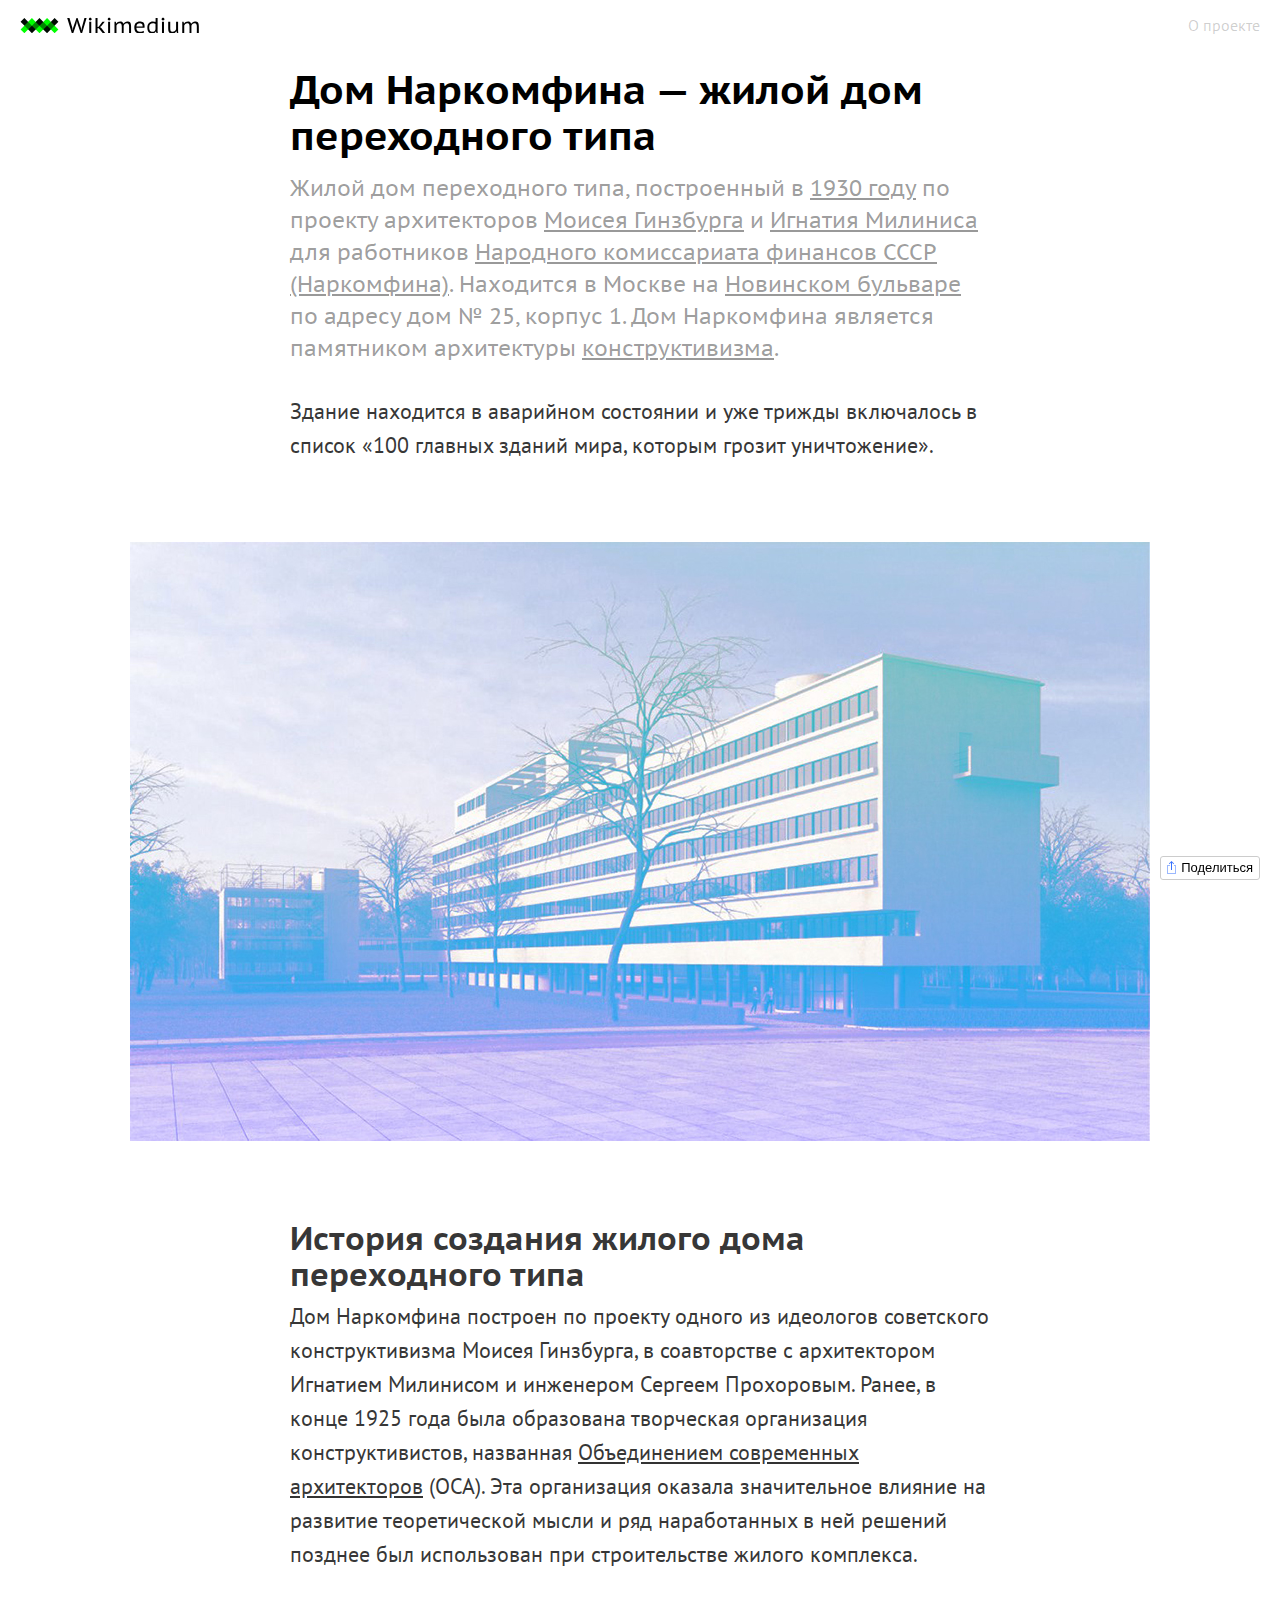
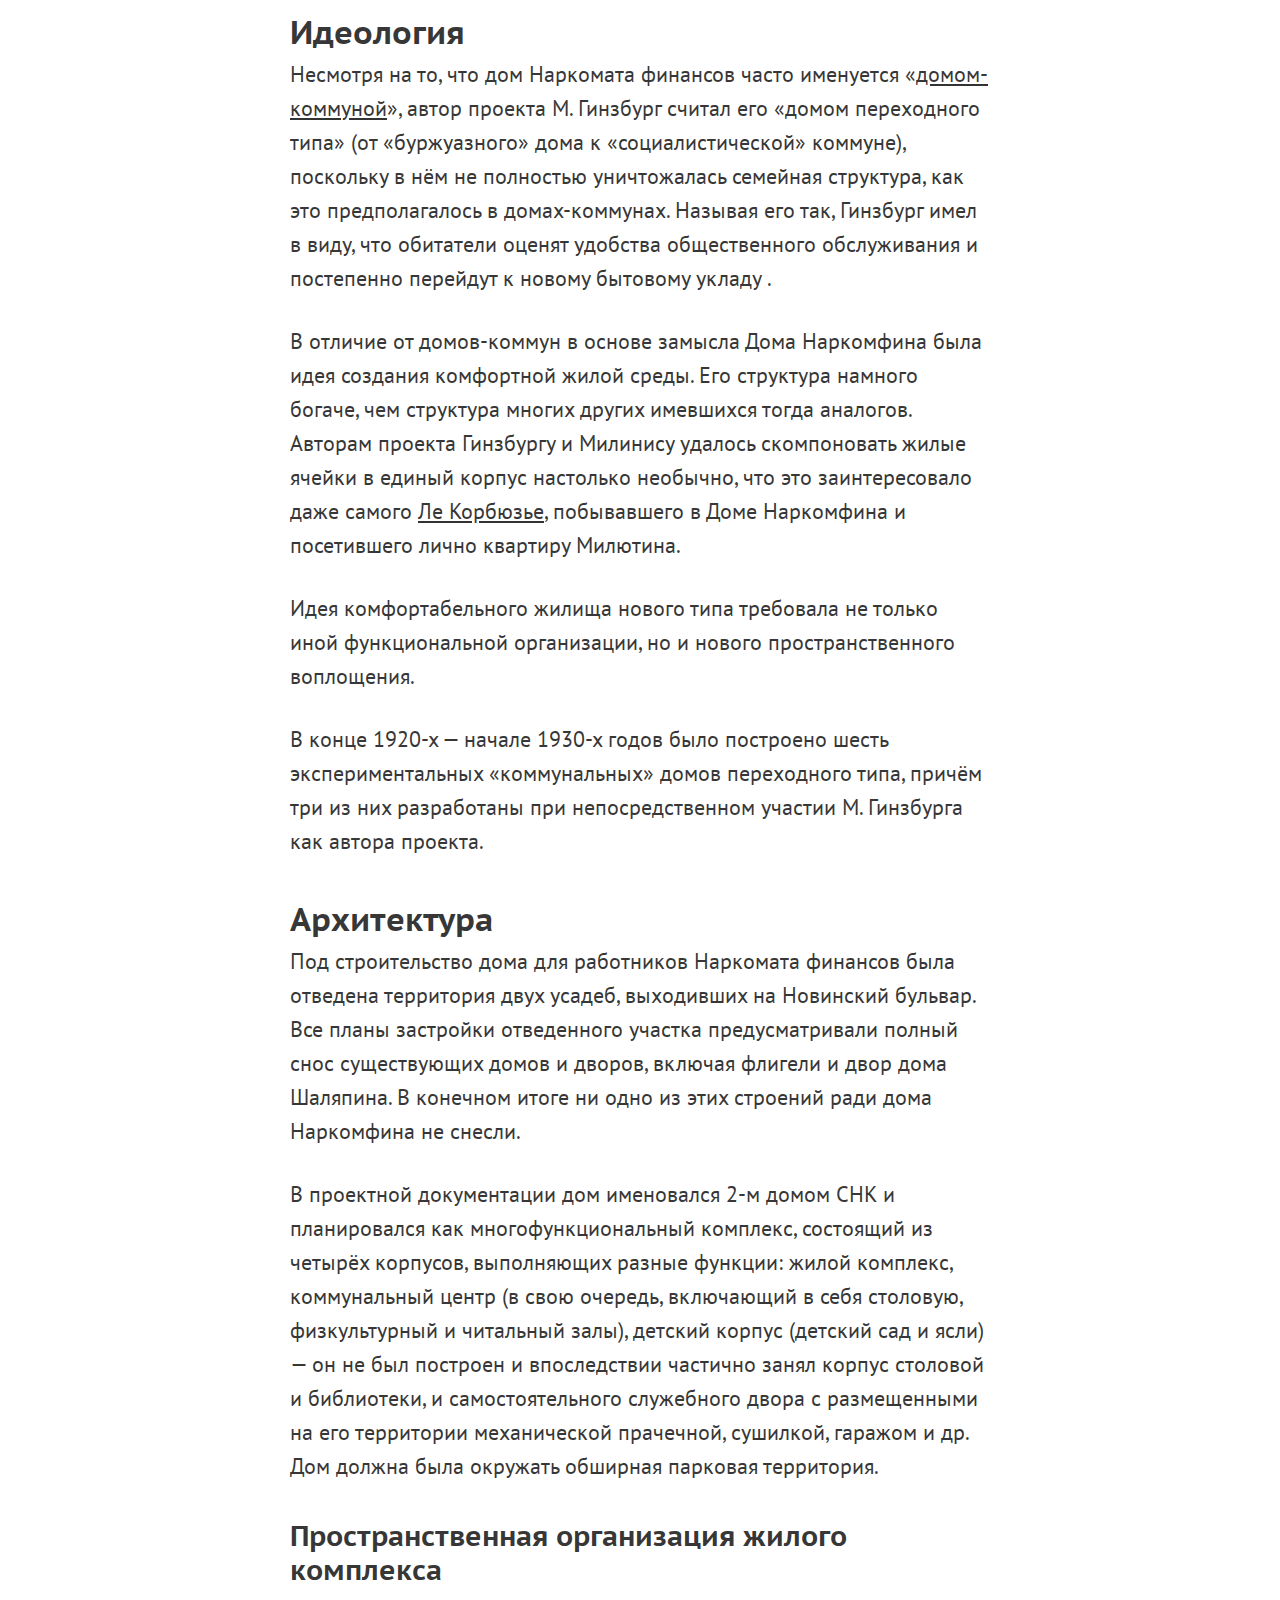
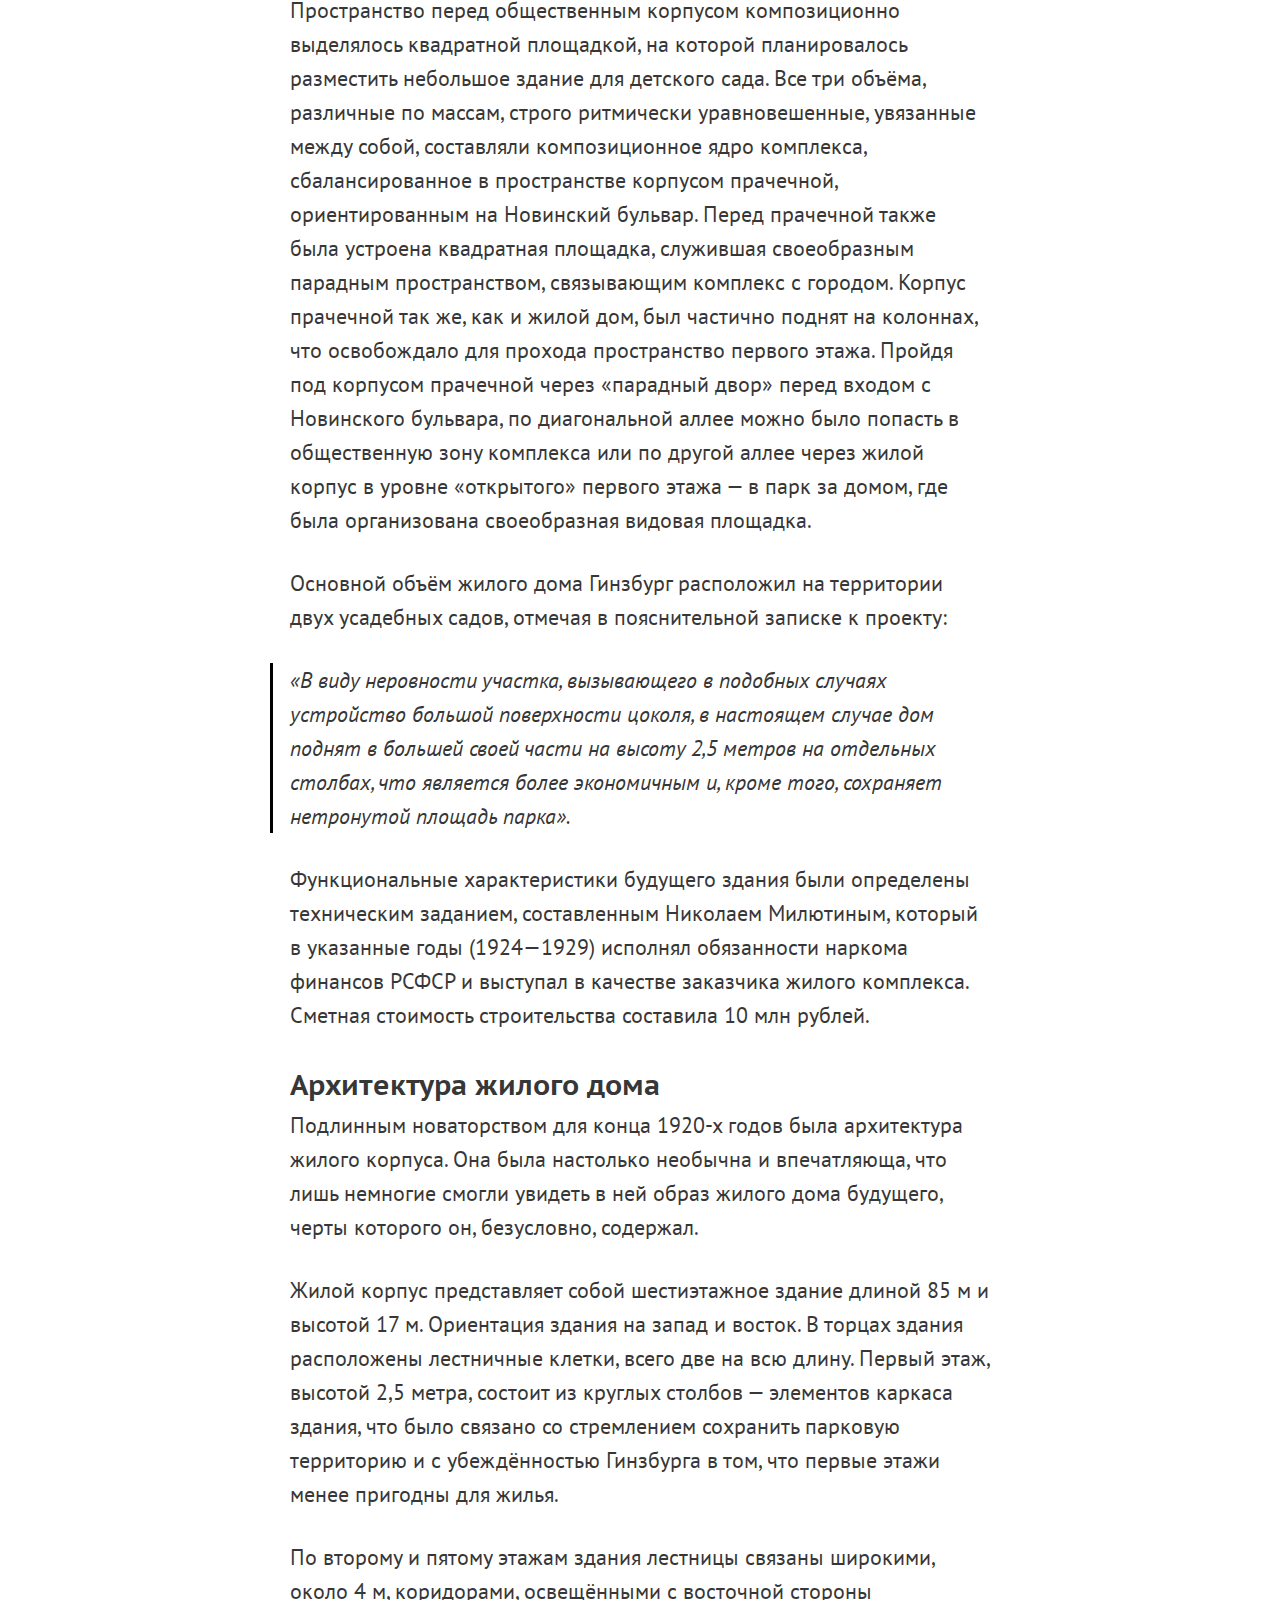
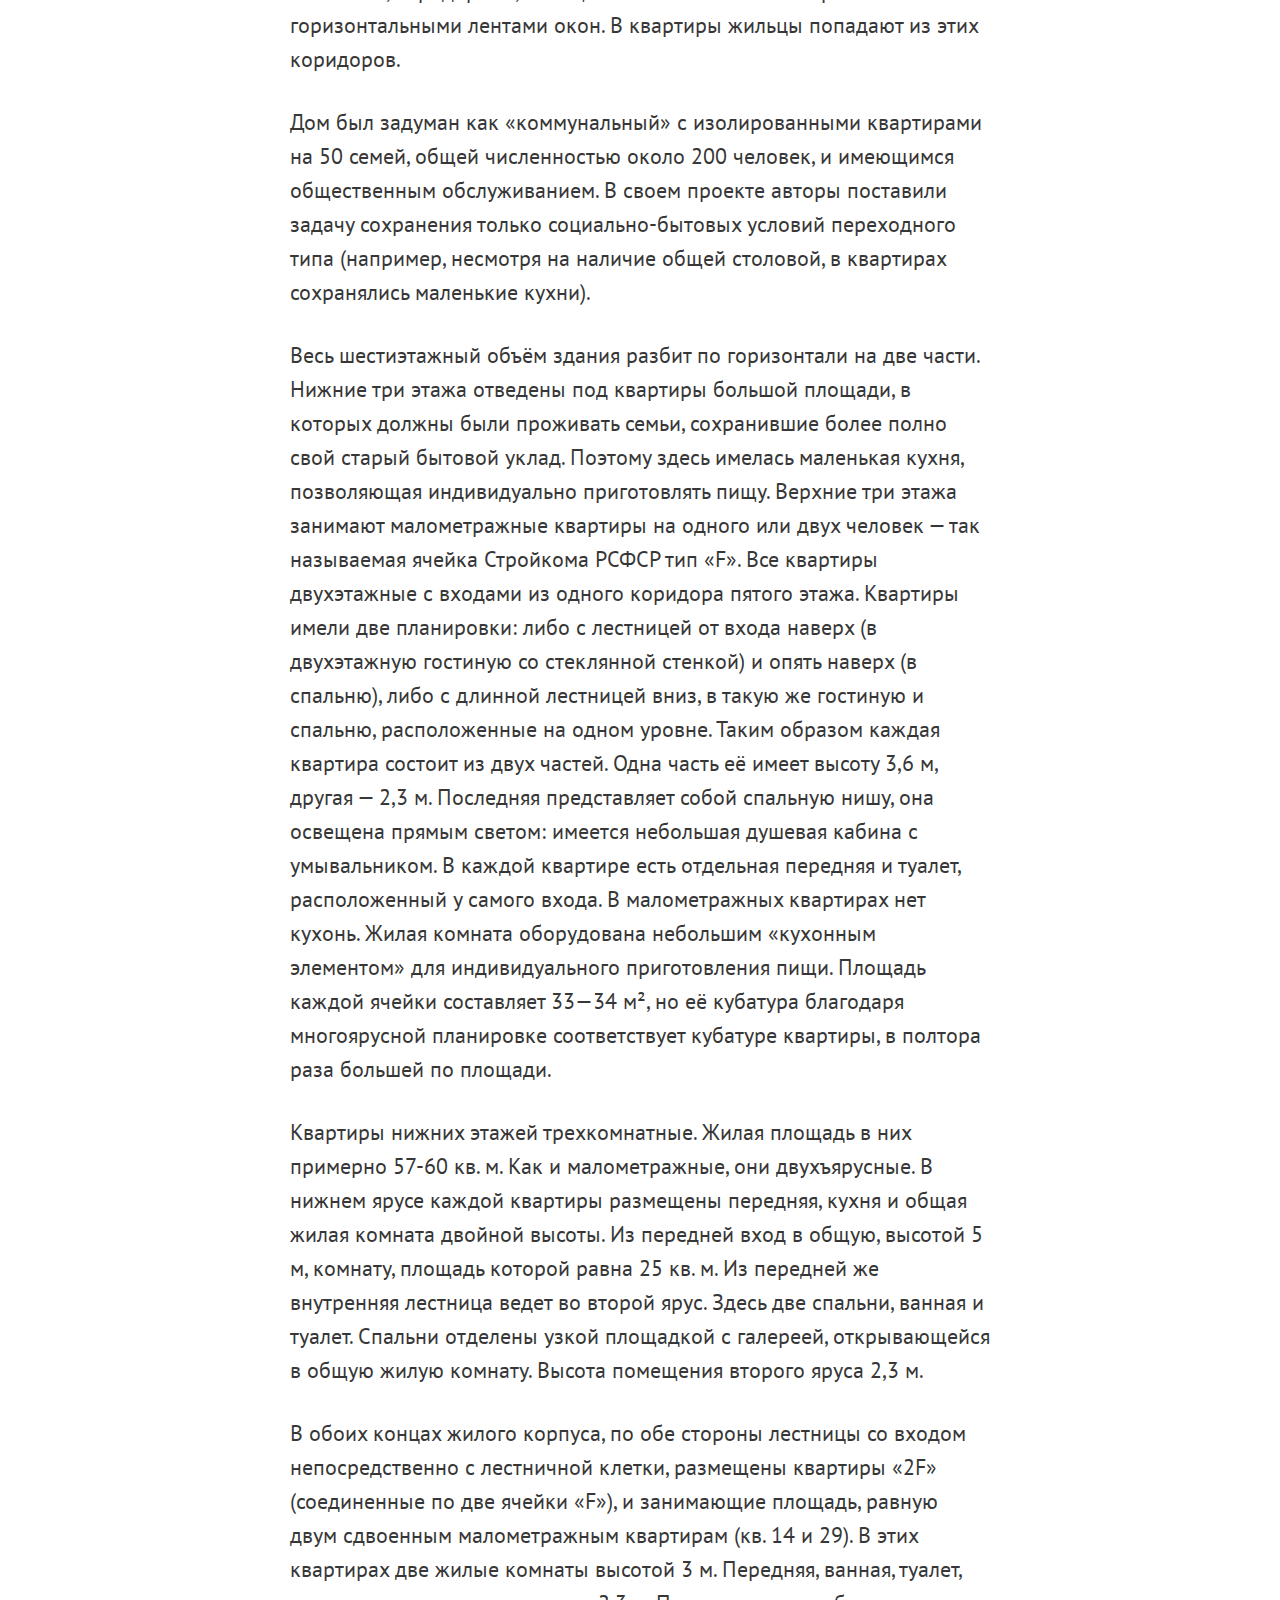
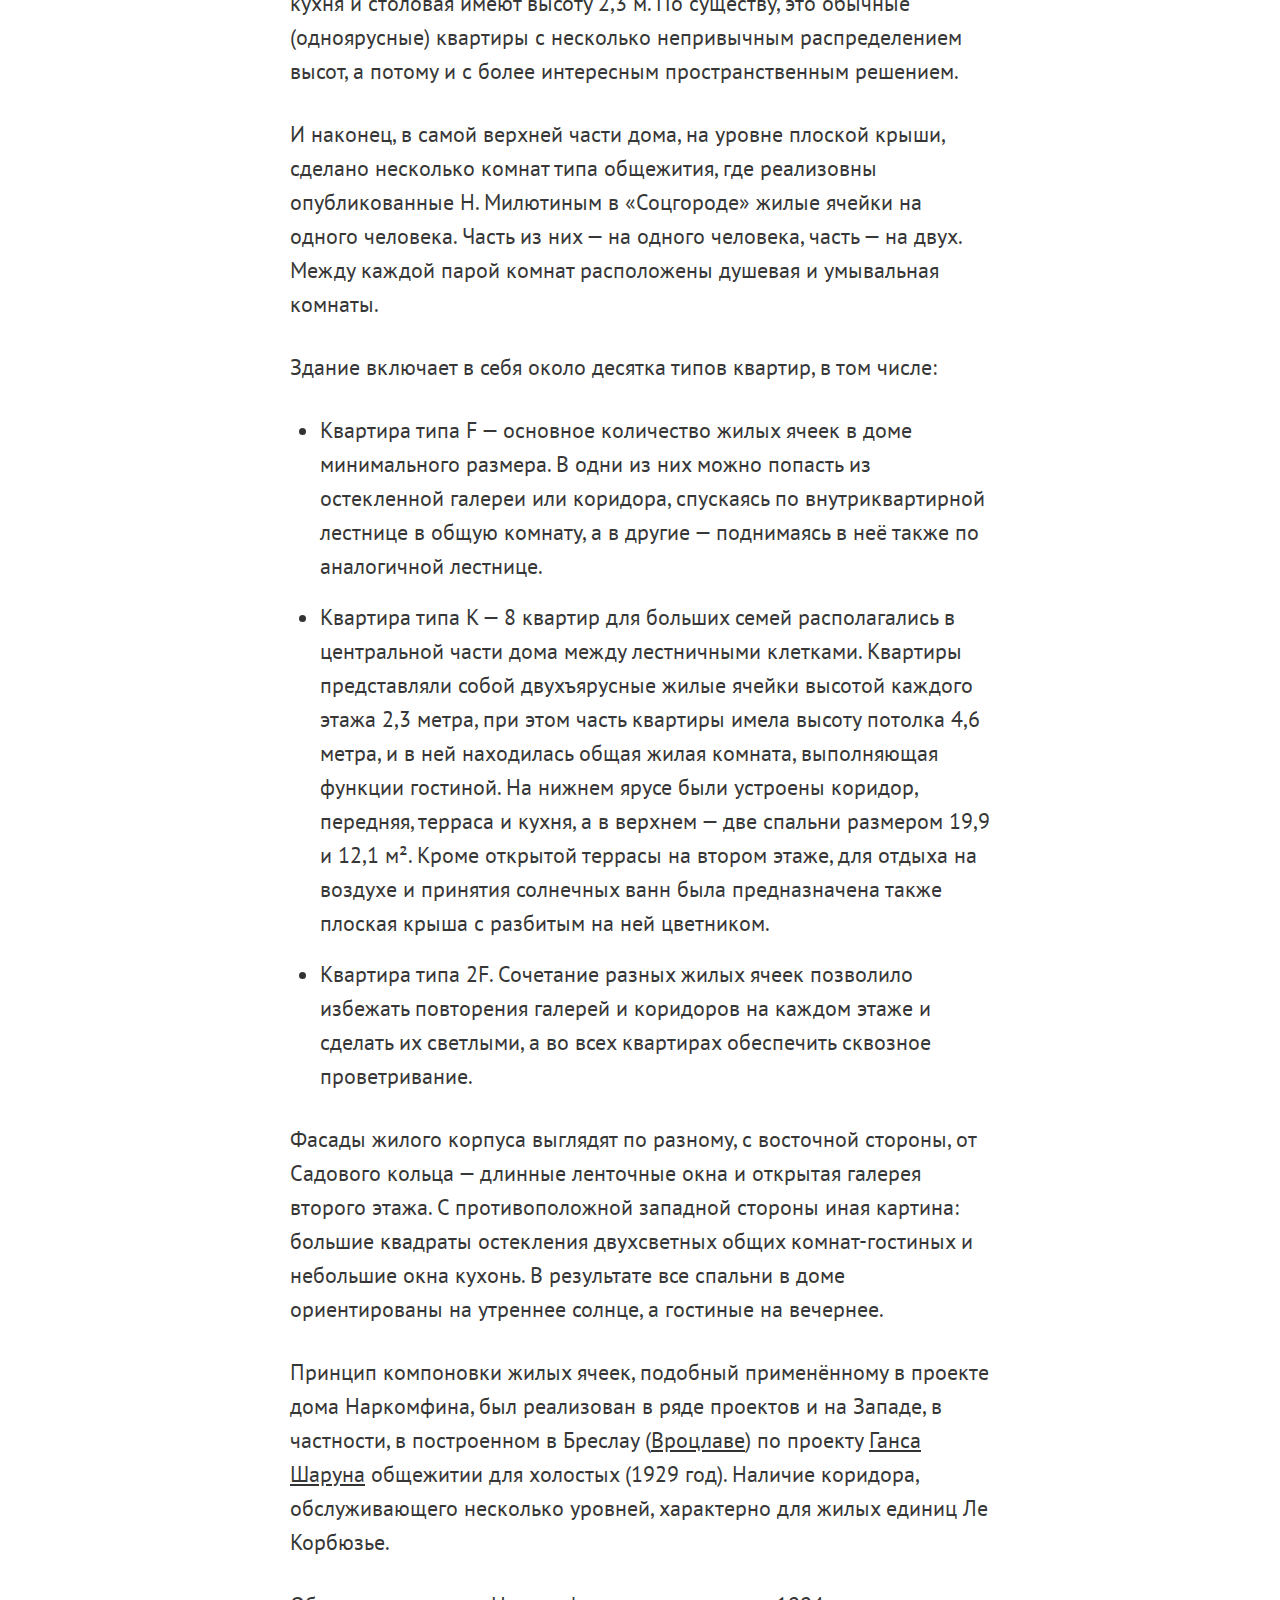
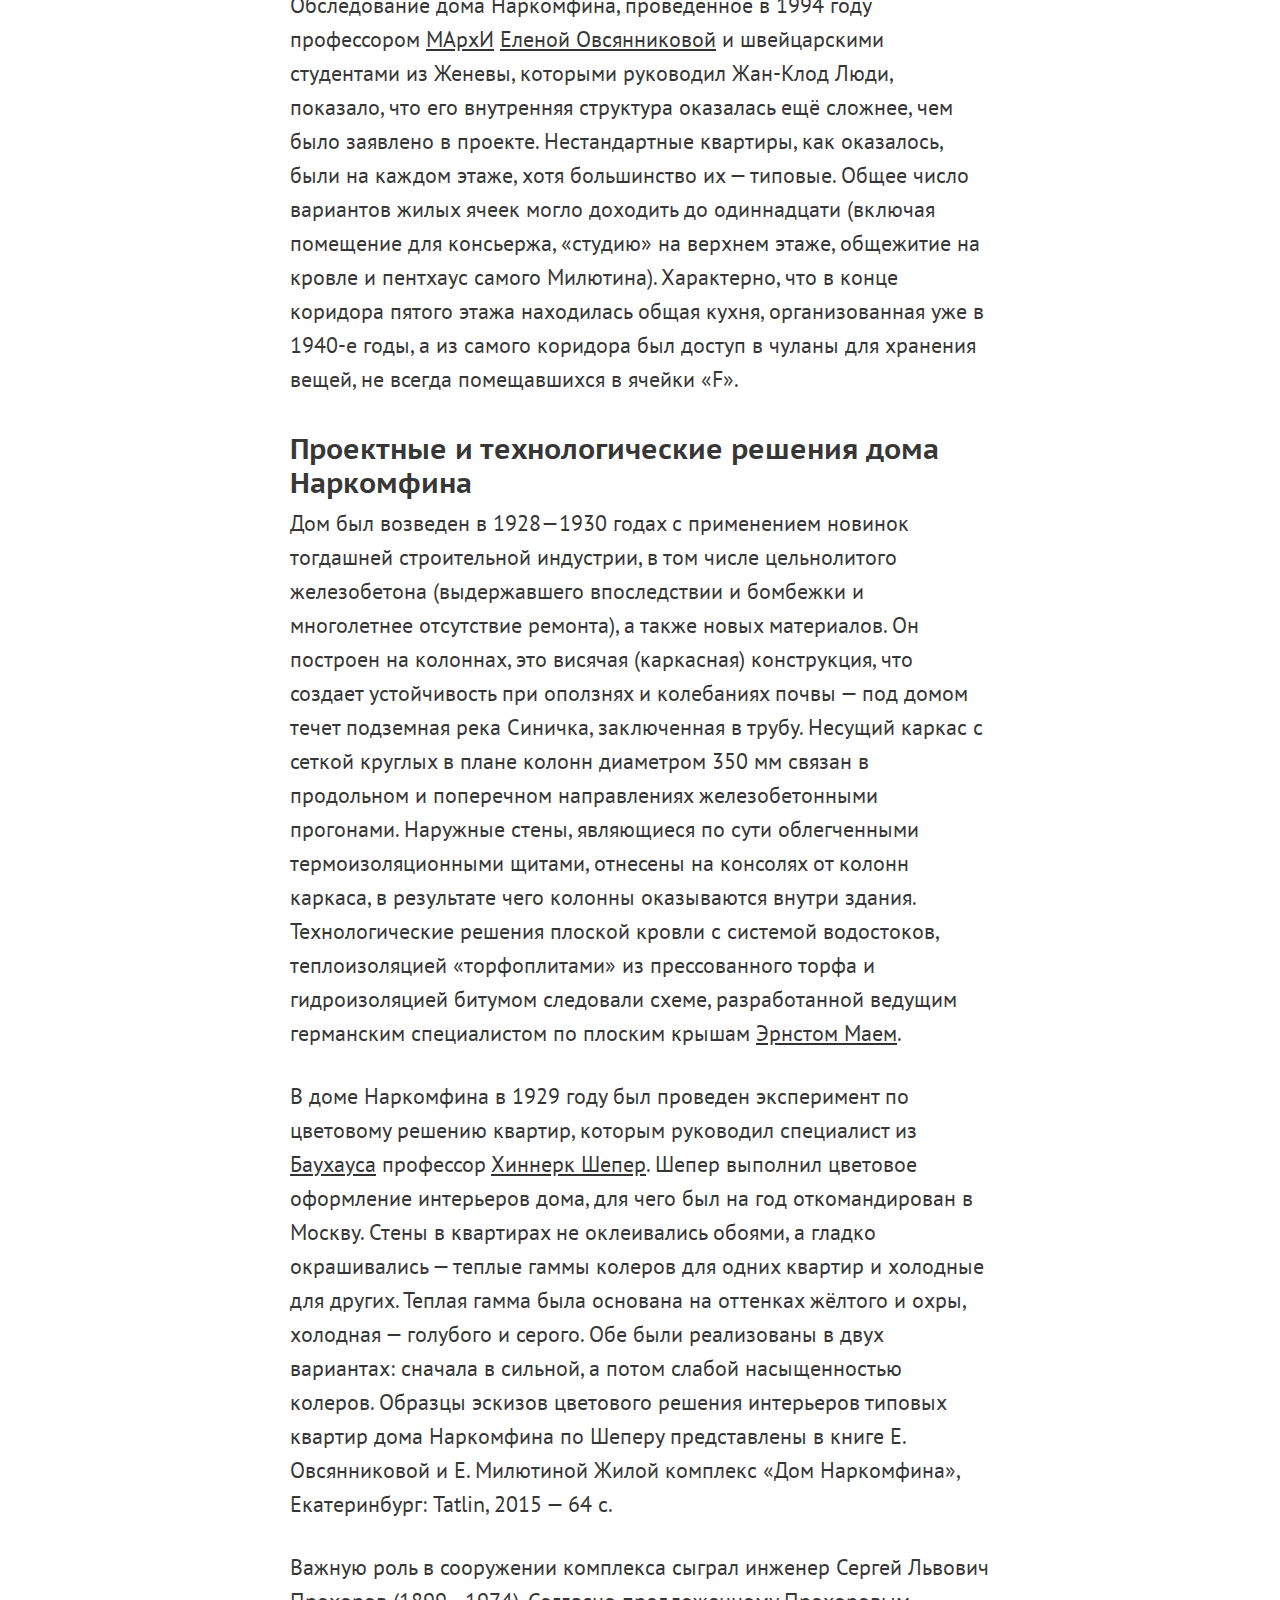
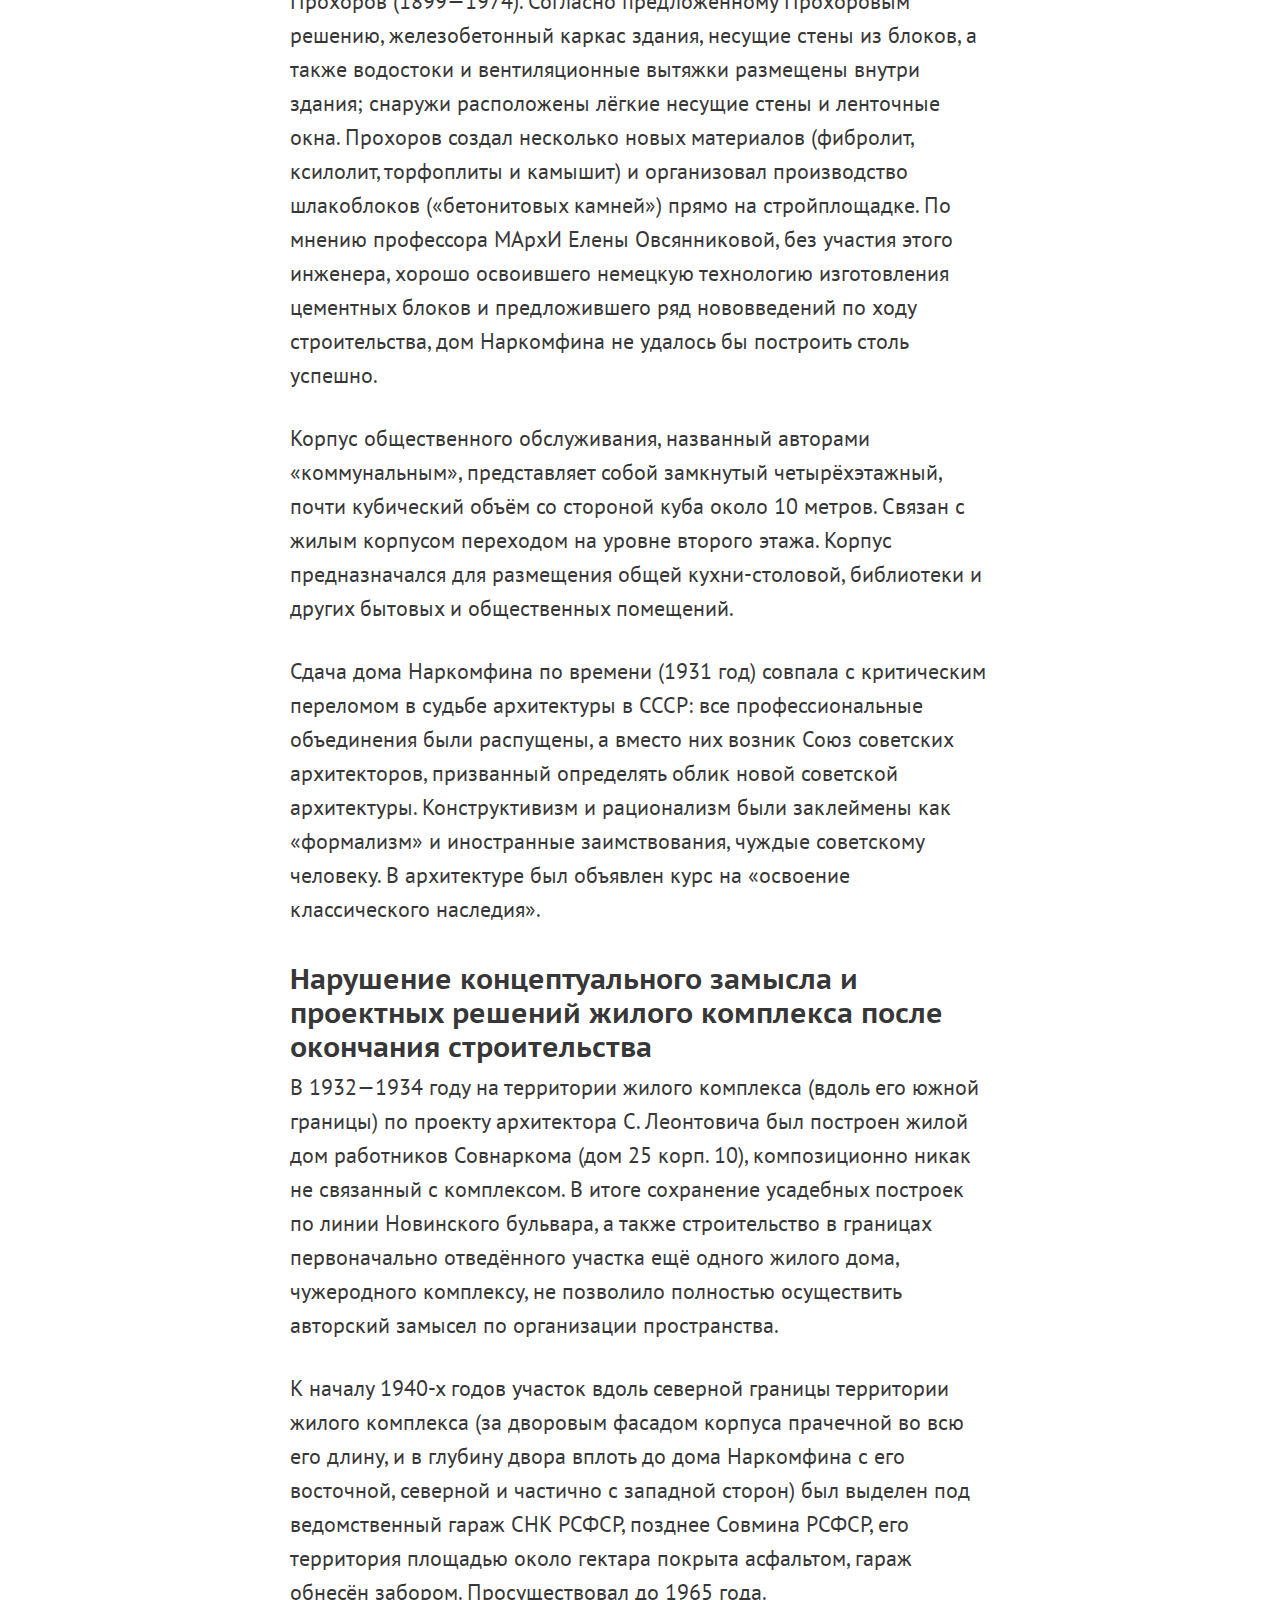
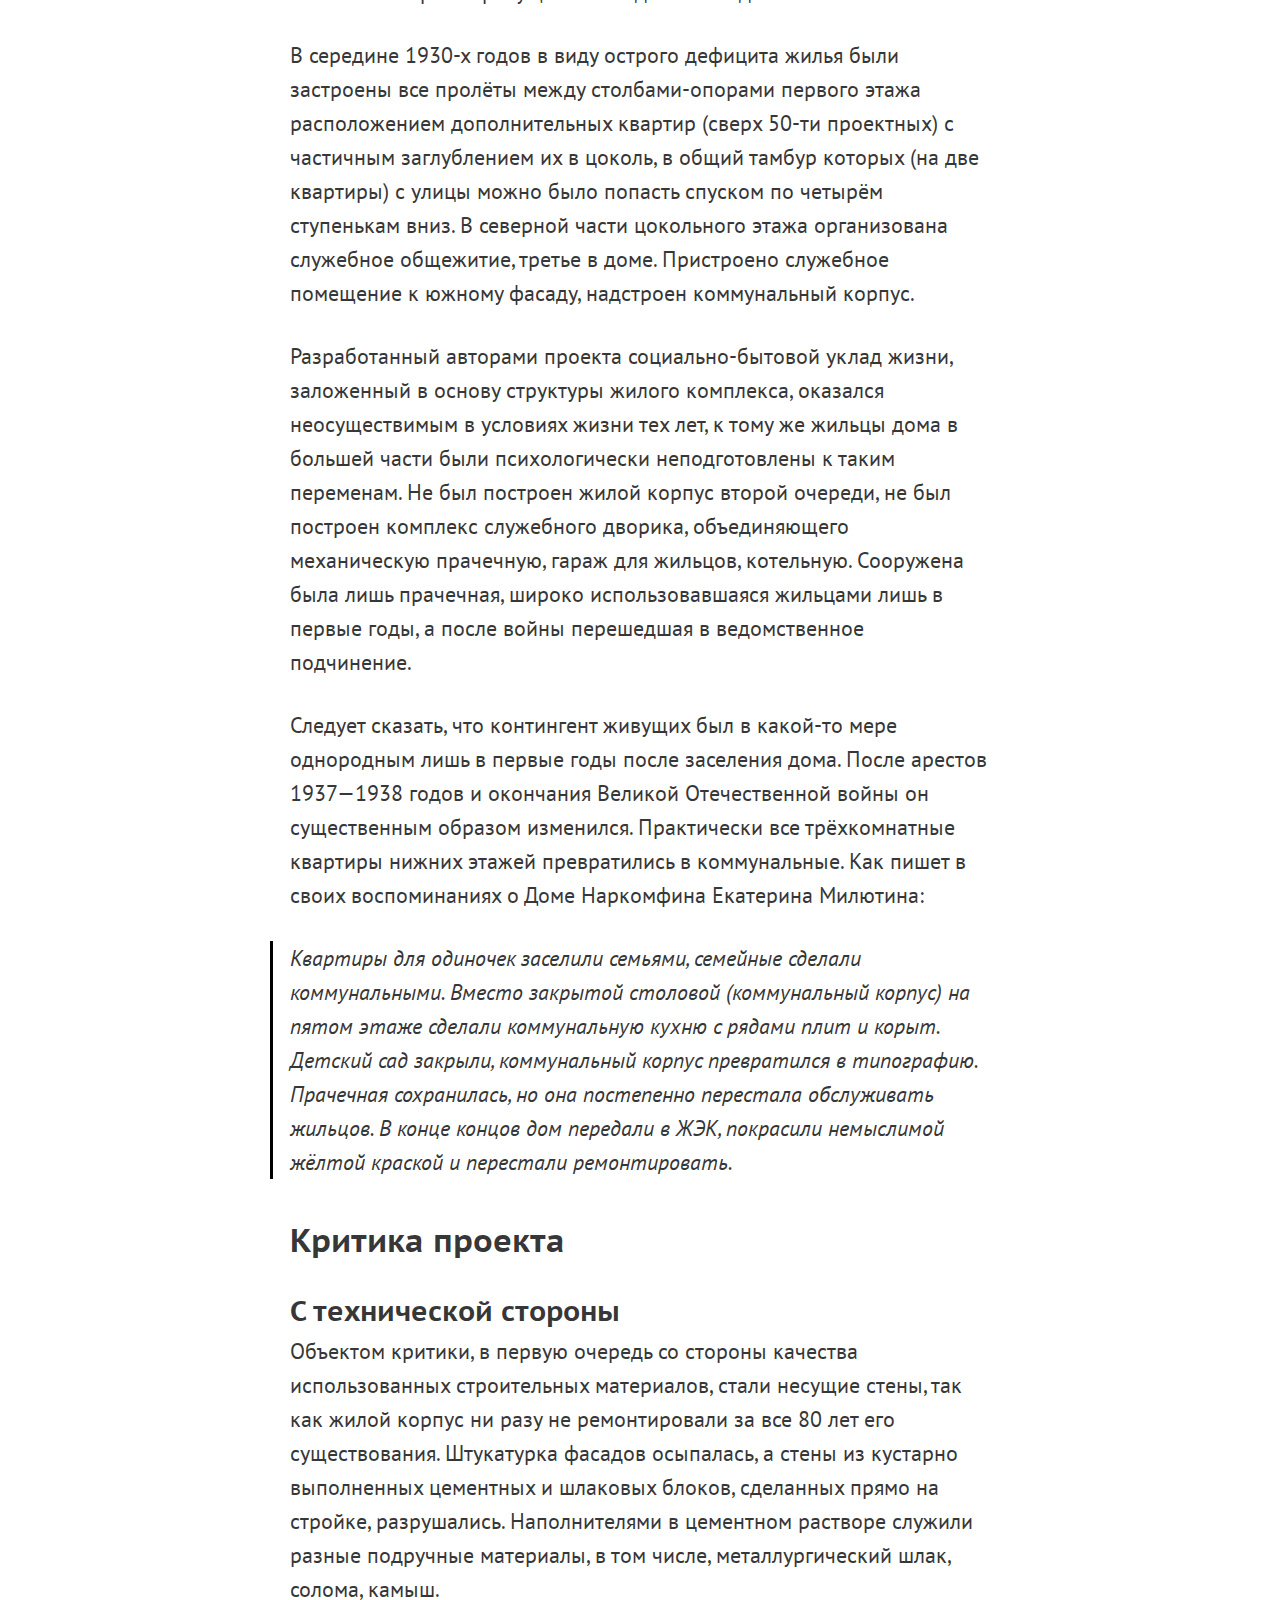
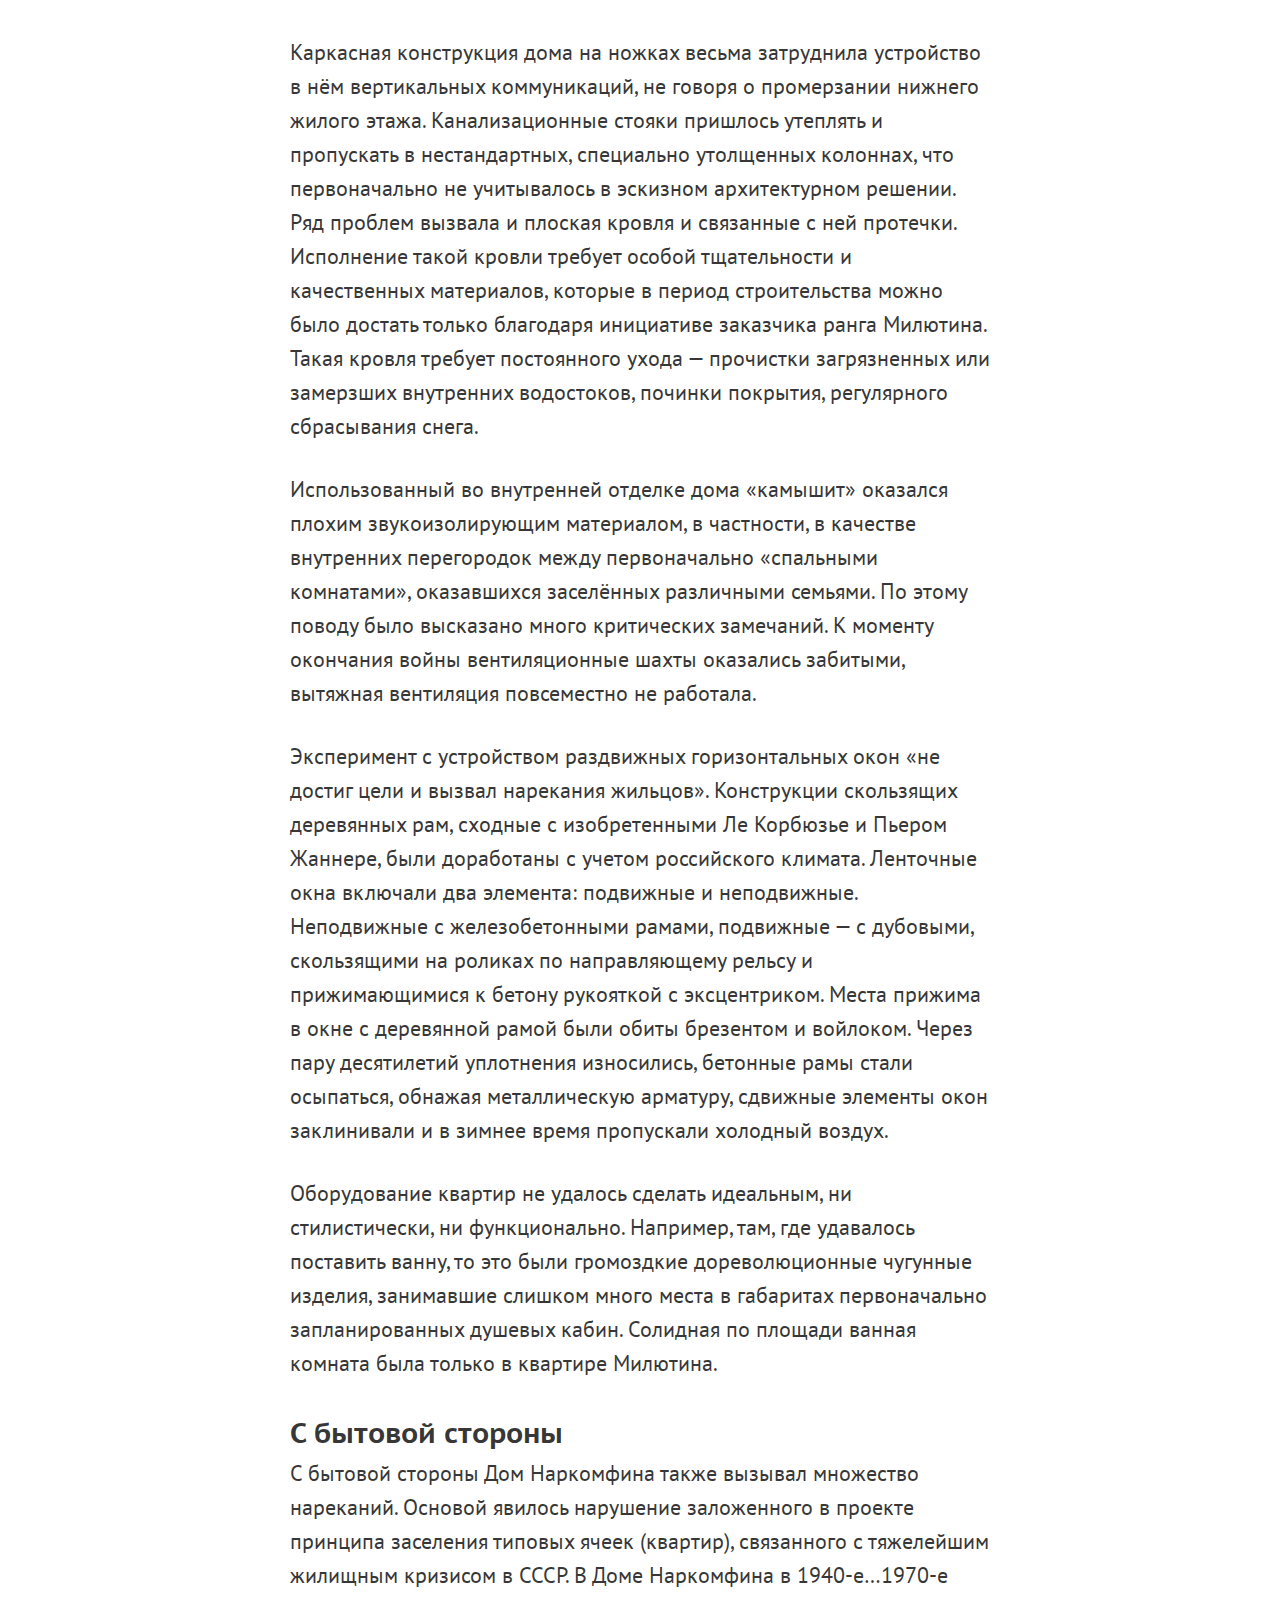
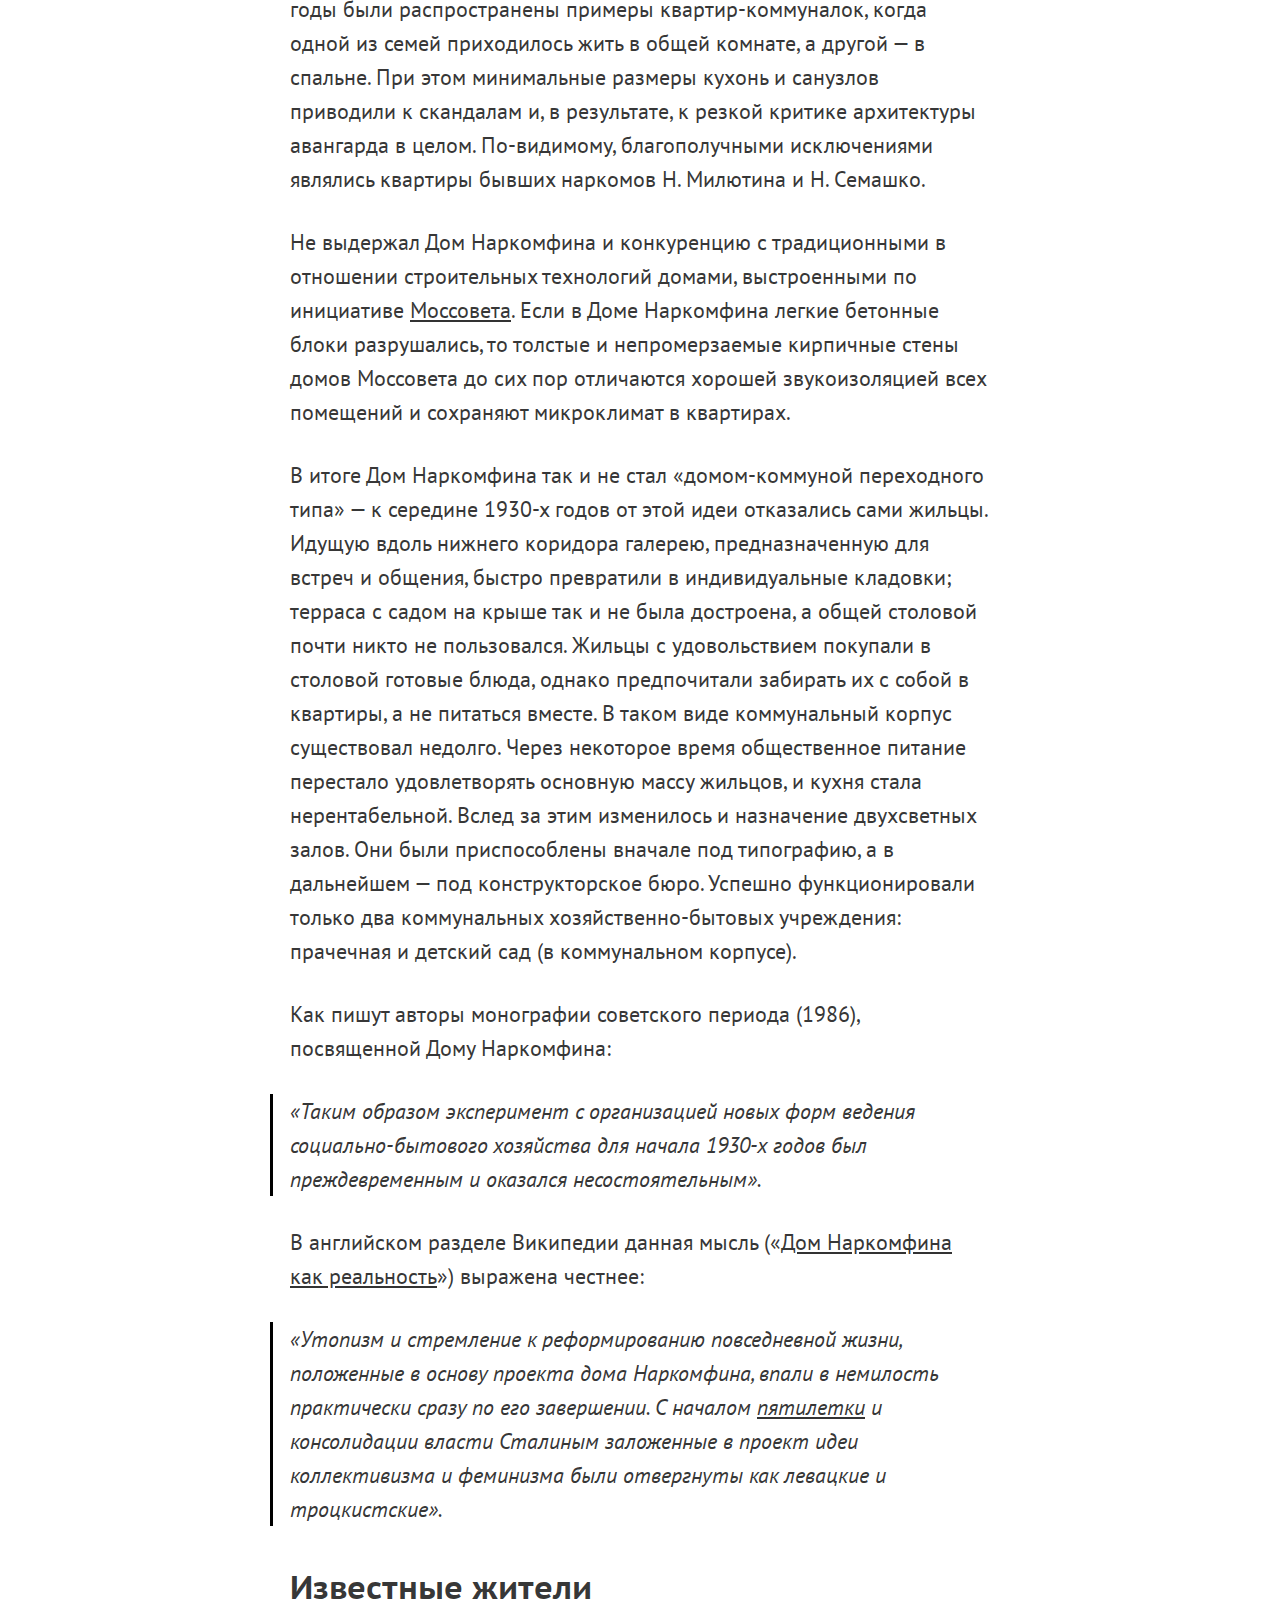
<file: posts/narkomfin.html>
<!DOCTYPE html>
<html>
  <head>
    <meta charset="utf-8">
    <meta name="viewport" content="width=device-width">

    <title>Дом наркомфина</title>

    <link rel="icon" type="image/x-icon" href="../favicon.ico">
    <link rel="icon" type="image/png" href="../favicon.png">
    <link rel="icon" type="image/gif" href="../favicon.gif">

    <link rel="stylesheet" href="../stylesheets/style.css">

    <meta name="keywords" content="wikimedium, mcs, moscow coding school, victor nechekhin, верстка, программирование, Виктор Нечехин">
    <meta name="description" content="Дом Наркомфин — жилой дом переходного типа">

    <meta property="og:type" content="article">
    <meta property="og:url" content="http://wikimedium.hack.exchange/posts/narkomfin.html">
    <meta property="og:title" content="Дом наркомфина">
    <meta property="og:description" content="Дом Наркомфин — жилой дом переходного типа">
    <meta property="og:image" content="http://wikimedium.hack.exchange/images/posts/narkomfin.jpg">

    <script src="../javascripts/jquery.js" charset="utf-8"></script>
    <script src="../javascripts/sidebar.js" charset="utf-8"></script>
    <script src="../javascripts/social-likes.min.js" charset="utf-8"></script>

  </head>

  <body>

    <nav class="menubar">
      <a href="../posts.html" class="logo"></a>
      <a href="../index.html" class="about">О проекте</a>
    </nav>

    <!-- nav.sidebar>ul>li*8>a>{text} -->
    <nav class="sidebar">
      <ul>
        <li>
          <a href="#s1">Дом Наркомфин — жилой дом переходного типа</a>
        </li>

        <li>
          <a href="#s2">История создания</a>
        </li>

        <li>
          <a href="#s3">Идеалогия</a>
        </li>

        <li>
          <a href="#s4">Архитектура</a>

          <ul>
            <li>
              <a href="#s4s1">Пространственная организация жилого комплекса</a>
            </li>

            <li>
              <a href="#s4s2">Архитектура жилого дома</a>
            </li>

            <li>
              <a href="#s4s3">Проектные и технологические решения дома Наркомфина</a>
            </li>

            <li>
              <a href="#s4s4">Нарушение концептуального замысла и проектных решений жилого комплекса после окончания строительства</a>
            </li>
          </ul>
        </li>

        <li>
          <a href="#s5">Критика проекта</a>

        <ul>
          <li>
            <a href="#s5s1">С технической стороны</a>
          </li>

          <li>
            <a href="#s5s2">С бытовой стороны</a>
          </li>

        </ul>
        </li>

        <li>
          <a href="#s6">Известные жители</a>
        </li>

        <li>
          <a href="#s7">Современное состояние памятника</a>
        </li>

        <li>
          <a href="#s8">Интересные факты о Доме Наркомфина</a>
        </li>

        <li>
          <a href="#s9">Смотри так же</a>
        </li>
      </ul>
    </nav>

    <article>
      <h1 id="s1">Дом Наркомфина — жилой дом переходного типа</h1>
      <p>Жилой дом переходного типа, построенный в <a target="_blank" href="https://ru.wikipedia.org/wiki/1930_%D0%B3%D0%BE%D0%B4">1930 году</a> по проекту архитекторов <a target="_blank" href="https://ru.wikipedia.org/wiki/%D0%93%D0%B8%D0%BD%D0%B7%D0%B1%D1%83%D1%80%D0%B3,_%D0%9C%D0%BE%D0%B8%D1%81%D0%B5%D0%B9_%D0%AF%D0%BA%D0%BE%D0%B2%D0%BB%D0%B5%D0%B2%D0%B8%D1%87">Моисея Гинзбурга</a> и <a target="_blank" href="https://ru.wikipedia.org/wiki/%D0%9C%D0%B8%D0%BB%D0%B8%D0%BD%D0%B8%D1%81,_%D0%98%D0%B3%D0%BD%D0%B0%D1%82%D0%B8%D0%B9_%D0%A4%D1%80%D0%B0%D0%BD%D1%86%D0%B5%D0%B2%D0%B8%D1%87">Игнатия Милиниса</a> для работников <a target="_blank" href="https://ru.wikipedia.org/wiki/%D0%9D%D0%B0%D1%80%D0%BE%D0%B4%D0%BD%D1%8B%D0%B9_%D0%BA%D0%BE%D0%BC%D0%B8%D1%81%D1%81%D0%B0%D1%80%D0%B8%D0%B0%D1%82_%D1%84%D0%B8%D0%BD%D0%B0%D0%BD%D1%81%D0%BE%D0%B2_%D0%A1%D0%A1%D0%A1%D0%A0">Народного комиссариата финансов СССР (Наркомфина)</a>. Находится в Москве на <a target="_blank" href="https://ru.wikipedia.org/wiki/%D0%9D%D0%BE%D0%B2%D0%B8%D0%BD%D1%81%D0%BA%D0%B8%D0%B9_%D0%B1%D1%83%D0%BB%D1%8C%D0%B2%D0%B0%D1%80">Новинском бульваре</a> по адресу дом № 25, корпус 1. Дом Наркомфина является памятником архитектуры <a target="_blank" href="https://ru.wikipedia.org/wiki/%D0%9A%D0%BE%D0%BD%D1%81%D1%82%D1%80%D1%83%D0%BA%D1%82%D0%B8%D0%B2%D0%B8%D0%B7%D0%BC_(%D0%B8%D1%81%D0%BA%D1%83%D1%81%D1%81%D1%82%D0%B2%D0%BE)">конструктивизма</a>.</p>
      <p>Здание находится в аварийном состоянии и уже трижды включалось в список «100 главных зданий мира, которым грозит уничтожение».</p>

      <img src="../images/posts/narkomfin.jpg" alt="Здание Наркомфина">

      <h2 id="s2">История создания жилого дома переходного типа</h2>
      <p>Дом Наркомфина построен по проекту одного из идеологов советского конструктивизма Моисея Гинзбурга, в соавторстве с архитектором Игнатием Милинисом и инженером Сергеем Прохоровым. Ранее, в конце 1925 года была образована творческая организация конструктивистов, названная <a target="_blank" href="https://ru.wikipedia.org/wiki/%D0%9E%D0%B1%D1%8A%D0%B5%D0%B4%D0%B8%D0%BD%D0%B5%D0%BD%D0%B8%D0%B5_%D1%81%D0%BE%D0%B2%D1%80%D0%B5%D0%BC%D0%B5%D0%BD%D0%BD%D1%8B%D1%85_%D0%B0%D1%80%D1%85%D0%B8%D1%82%D0%B5%D0%BA%D1%82%D0%BE%D1%80%D0%BE%D0%B2">Объединением современных архитекторов</a> (ОСА). Эта организация оказала значительное влияние на развитие теоретической мысли и ряд наработанных в ней решений позднее был использован при строительстве жилого комплекса.</p>

      <h2 id="s3">Идеология</h2>

      <p>Несмотря на то, что дом Наркомата финансов часто именуется «<a target="_blank" href="https://ru.wikipedia.org/wiki/%D0%94%D0%BE%D0%BC-%D0%BA%D0%BE%D0%BC%D0%BC%D1%83%D0%BD%D0%B0">домом-коммуной</a>», автор проекта М. Гинзбург считал его «домом переходного типа» (от «буржуазного» дома к «социалистической» коммуне), поскольку в нём не полностью уничтожалась семейная структура, как это предполагалось в домах-коммунах. Называя его так, Гинзбург имел в виду, что обитатели оценят удобства общественного обслуживания и постепенно перейдут к новому бытовому укладу .</p>
      <p>В отличие от домов-коммун в основе замысла Дома Наркомфина была идея создания комфортной жилой среды. Его структура намного богаче, чем структура многих других имевшихся тогда аналогов. Авторам проекта Гинзбургу и Милинису удалось скомпоновать жилые ячейки в единый корпус настолько необычно, что это заинтересовало даже самого <a target="_blank" href="https://ru.wikipedia.org/wiki/%D0%9B%D0%B5_%D0%9A%D0%BE%D1%80%D0%B1%D1%8E%D0%B7%D1%8C%D0%B5">Ле Корбюзье</a>, побывавшего в Доме Наркомфина и посетившего лично квартиру Милютина.</p>
      <p>Идея комфортабельного жилища нового типа требовала не только иной функциональной организации, но и нового пространственного воплощения.</p>
      <p>В конце 1920-х — начале 1930-х годов было построено шесть экспериментальных «коммунальных» домов переходного типа, причём три из них разработаны при непосредственном участии М. Гинзбурга как автора проекта.</p>

      <h2 id="s4">Архитектура</h2>

      <p>Под строительство дома для работников Наркомата финансов была отведена территория двух усадеб, выходивших на Новинский бульвар. Все планы застройки отведенного участка предусматривали полный снос существующих домов и дворов, включая флигели и двор дома Шаляпина. В конечном итоге ни одно из этих строений ради дома Наркомфина не снесли.</p>
      <p>В проектной документации дом именовался 2-м домом СНК и планировался как многофункциональный комплекс, состоящий из четырёх корпусов, выполняющих разные функции: жилой комплекс, коммунальный центр (в свою очередь, включающий в себя столовую, физкультурный и читальный залы), детский корпус (детский сад и ясли) — он не был построен и впоследствии частично занял корпус столовой и библиотеки, и самостоятельного служебного двора с размещенными на его территории механической прачечной, сушилкой, гаражом и др. Дом должна была окружать обширная парковая территория.</p>

      <h3 id="s4s1">Пространственная организация жилого комплекса</h3>

      <p>Пространство перед общественным корпусом композиционно выделялось квадратной площадкой, на которой планировалось разместить небольшое здание для детского сада. Все три объёма, различные по массам, строго ритмически уравновешенные, увязанные между собой, составляли композиционное ядро комплекса, сбалансированное в пространстве корпусом прачечной, ориентированным на Новинский бульвар. Перед прачечной также была устроена квадратная площадка, служившая своеобразным парадным пространством, связывающим комплекс с городом. Корпус прачечной так же, как и жилой дом, был частично поднят на колоннах, что освобождало для прохода пространство первого этажа. Пройдя под корпусом прачечной через «парадный двор» перед входом с Новинского бульвара, по диагональной аллее можно было попасть в общественную зону комплекса или по другой аллее через жилой корпус в уровне «открытого» первого этажа — в парк за домом, где была организована своеобразная видовая площадка.</p>
      <p>Основной объём жилого дома Гинзбург расположил на территории двух усадебных садов, отмечая в пояснительной записке к проекту:</p>
      <blockquote cite="https://ru.wikipedia.org/wiki/%D0%94%D0%BE%D0%BC_%D0%9D%D0%B0%D1%80%D0%BA%D0%BE%D0%BC%D1%84%D0%B8%D0%BD%D0%B0#cite_note-.D0.95.D0.BB.D0.B5.D0.BD.D0.B0_.D0.9D.D0.B8.D0.BA.D1.83.D0.BB.D0.B8.D0.BD.D0.B0-5">«В виду неровности участка, вызывающего в подобных случаях устройство большой поверхности цоколя, в настоящем случае дом поднят в большей своей части на высоту 2,5 метров на отдельных столбах, что является более экономичным и, кроме того, сохраняет нетронутой площадь парка».</blockquote>
      <p>Функциональные характеристики будущего здания были определены техническим заданием, составленным Николаем Милютиным, который в указанные годы (1924—1929) исполнял обязанности наркома финансов РСФСР и выступал в качестве заказчика жилого комплекса. Сметная стоимость строительства составила 10 млн рублей.</p>

      <h3 id="s4s2">Архитектура жилого дома</h3>
      <p>Подлинным новаторством для конца 1920-х годов была архитектура жилого корпуса. Она была настолько необычна и впечатляюща, что лишь немногие смогли увидеть в ней образ жилого дома будущего, черты которого он, безусловно, содержал.</p>
      <p>Жилой корпус представляет собой шестиэтажное здание длиной 85 м и высотой 17 м. Ориентация здания на запад и восток. В торцах здания расположены лестничные клетки, всего две на всю длину. Первый этаж, высотой 2,5 метра, состоит из круглых столбов — элементов каркаса здания, что было связано со стремлением сохранить парковую территорию и с убеждённостью Гинзбурга в том, что первые этажи менее пригодны для жилья.</p>
      <p>По второму и пятому этажам здания лестницы связаны широкими, <br>около 4 м, коридорами, освещёнными с восточной стороны горизонтальными лентами окон. В квартиры жильцы попадают из этих коридоров.</p>
      <p>Дом был задуман как «коммунальный» с изолированными квартирами на 50 семей, общей численностью около 200 человек, и имеющимся общественным обслуживанием. В своем проекте авторы поставили задачу сохранения только социально-бытовых условий переходного типа (например, несмотря на наличие общей столовой, в квартирах сохранялись маленькие кухни).</p>
      <p>Весь шестиэтажный объём здания разбит по горизонтали на две части. Нижние три этажа отведены под квартиры большой площади, в которых должны были проживать семьи, сохранившие более полно свой старый бытовой уклад. Поэтому здесь имелась маленькая кухня, позволяющая индивидуально приготовлять пищу. Верхние три этажа занимают малометражные квартиры на одного или двух человек — так называемая ячейка Стройкома РСФСР тип «F». Все квартиры двухэтажные с входами из одного коридора пятого этажа. Квартиры имели две планировки: либо с лестницей от входа наверх (в двухэтажную гостиную со стеклянной стенкой) и опять наверх (в спальню), либо с длинной лестницей вниз, в такую же гостиную и спальню, расположенные на одном уровне. Таким образом каждая квартира состоит из двух частей. Одна часть её имеет высоту 3,6 м, другая — 2,3 м. Последняя представляет собой спальную нишу, она освещена прямым светом: имеется небольшая душевая кабина с умывальником. В каждой квартире есть отдельная передняя и туалет, расположенный у самого входа. В малометражных квартирах нет кухонь. Жилая комната оборудована небольшим «кухонным элементом» для индивидуального приготовления пищи. Площадь каждой ячейки составляет 33—34 м², но её кубатура благодаря многоярусной планировке соответствует кубатуре квартиры, в полтора раза большей по площади.</p>
      <p>Квартиры нижних этажей трехкомнатные. Жилая площадь в них примерно 57-60 кв. м. Как и малометражные, они двухъярусные. В нижнем ярусе каждой квартиры размещены передняя, кухня и общая жилая комната двойной высоты. Из передней вход в общую, высотой 5 м, комнату, площадь которой равна 25 кв. м. Из передней же внутренняя лестница ведет во второй ярус. Здесь две спальни, ванная и туалет. Спальни отделены узкой площадкой с галереей, открывающейся в общую жилую комнату. Высота помещения второго яруса 2,3 м.</p>
      <p>В обоих концах жилого корпуса, по обе стороны лестницы со входом непосредственно с лестничной клетки, размещены квартиры «2F» (соединенные по две ячейки «F»), и занимающие площадь, равную двум сдвоенным малометражным квартирам (кв. 14 и 29). В этих квартирах две жилые комнаты высотой 3 м. Передняя, ванная, туалет, кухня и столовая имеют высоту 2,3 м. По существу, это обычные (одноярусные) квартиры с несколько непривычным распределением высот, а потому и с более интересным пространственным решением.</p>
      <p>И наконец, в самой верхней части дома, на уровне плоской крыши, сделано несколько комнат типа общежития, где реализовны опубликованные Н. Милютиным в «Соцгороде» жилые ячейки на одного человека. Часть из них — на одного человека, часть — на двух. Между каждой парой комнат расположены душевая и умывальная комнаты.</p>
      <p>Здание включает в себя около десятка типов квартир, в том числе:</p>

      <ul>
        <li>Квартира типа F — основное количество жилых ячеек в доме минимального размера. В одни из них можно попасть из остекленной галереи или коридора, спускаясь по внутриквартирной лестнице в общую комнату, а в другие — поднимаясь в неё также по аналогичной лестнице.</li>
        <li>Квартира типа K — 8 квартир для больших семей располагались в центральной части дома между лестничными клетками. Квартиры представляли собой двухъярусные жилые ячейки высотой каждого этажа 2,3 метра, при этом часть квартиры имела высоту потолка 4,6 метра, и в ней находилась общая жилая комната, выполняющая функции гостиной. На нижнем ярусе были устроены коридор, передняя, терраса и кухня, а в верхнем — две спальни размером 19,9 и 12,1 м². Кроме открытой террасы на втором этаже, для отдыха на воздухе и принятия солнечных ванн была предназначена также плоская крыша с разбитым на ней цветником.</li>
        <li>Квартира типа 2F. Сочетание разных жилых ячеек позволило избежать повторения галерей и коридоров на каждом этаже и сделать их светлыми, а во всех квартирах обеспечить сквозное проветривание.</li>
      </ul>

      <p>Фасады жилого корпуса выглядят по разному, с восточной стороны, от Садового кольца — длинные ленточные окна и открытая галерея второго этажа. С противоположной западной стороны иная картина: большие квадраты остекления двухсветных общих комнат-гостиных и небольшие окна кухонь. В результате все спальни в доме ориентированы на утреннее солнце, а гостиные на вечернее.</p>
      <p>Принцип компоновки жилых ячеек, подобный применённому в проекте дома Наркомфина, был реализован в ряде проектов и на Западе, в частности, в построенном в Бреслау (<a target="_blank" href="https://ru.wikipedia.org/wiki/%D0%92%D1%80%D0%BE%D1%86%D0%BB%D0%B0%D0%B2">Вроцлаве</a>) по проекту <a target="_blank" href="https://ru.wikipedia.org/wiki/%D0%A8%D0%B0%D1%80%D1%83%D0%BD,_%D0%93%D0%B0%D0%BD%D1%81_%D0%91%D0%B5%D1%80%D0%BD%D1%85%D0%B0%D1%80%D0%B4">Ганса Шаруна</a> общежитии для холостых (1929 год). Наличие коридора, обслуживающего несколько уровней, характерно для жилых единиц Ле Корбюзье.</p>
      <p>Обследование дома Наркомфина, проведенное в 1994 году профессором <a target="_blank" href="https://ru.wikipedia.org/wiki/%D0%9C%D0%BE%D1%81%D0%BA%D0%BE%D0%B2%D1%81%D0%BA%D0%B8%D0%B9_%D0%B0%D1%80%D1%85%D0%B8%D1%82%D0%B5%D0%BA%D1%82%D1%83%D1%80%D0%BD%D1%8B%D0%B9_%D0%B8%D0%BD%D1%81%D1%82%D0%B8%D1%82%D1%83%D1%82_(%D0%B3%D0%BE%D1%81%D1%83%D0%B4%D0%B0%D1%80%D1%81%D1%82%D0%B2%D0%B5%D0%BD%D0%BD%D0%B0%D1%8F_%D0%B0%D0%BA%D0%B0%D0%B4%D0%B5%D0%BC%D0%B8%D1%8F)">МАрхИ</a> <a target="_blank" href="https://ru.wikipedia.org/wiki/%D0%9E%D0%B2%D1%81%D1%8F%D0%BD%D0%BD%D0%B8%D0%BA%D0%BE%D0%B2%D0%B0,_%D0%95%D0%BB%D0%B5%D0%BD%D0%B0_%D0%91%D0%BE%D1%80%D0%B8%D1%81%D0%BE%D0%B2%D0%BD%D0%B0">Еленой Овсянниковой</a> и швейцарскими студентами из Женевы, которыми руководил Жан-Клод Люди, показало, что его внутренняя структура оказалась ещё сложнее, чем было заявлено в проекте. Нестандартные квартиры, как оказалось, были на каждом этаже, хотя большинство их — типовые. Общее число вариантов жилых ячеек могло доходить до одиннадцати (включая помещение для консьержа, «студию» на верхнем этаже, общежитие на кровле и пентхаус самого Милютина). Характерно, что в конце коридора пятого этажа находилась общая кухня, организованная уже в 1940-е годы, а из самого коридора был доступ в чуланы для хранения вещей, не всегда помещавшихся в ячейки «F».</p>

      <h3 id="s4s3">Проектные и технологические решения дома Наркомфина</h3>

      <p>Дом был возведен в 1928—1930 годах с применением новинок тогдашней строительной индустрии, в том числе цельнолитого железобетона (выдержавшего впоследствии и бомбежки и многолетнее отсутствие ремонта), а также новых материалов. Он построен на колоннах, это висячая (каркасная) конструкция, что создает устойчивость при оползнях и колебаниях почвы — под домом течет подземная река Синичка, заключенная в трубу. Несущий каркас с сеткой круглых в плане колонн диаметром 350 мм связан в продольном и поперечном направлениях железобетонными прогонами. Наружные стены, являющиеся по сути облегченными термоизоляционными щитами, отнесены на консолях от колонн каркаса, в результате чего колонны оказываются внутри здания. Технологические решения плоской кровли с системой водостоков, теплоизоляцией «торфоплитами» из прессованного торфа и гидроизоляцией битумом следовали схеме, разработанной ведущим германским специалистом по плоским крышам <a target="_blank" href="https://ru.wikipedia.org/wiki/%D0%9C%D0%B0%D0%B9,_%D0%AD%D1%80%D0%BD%D1%81%D1%82">Эрнстом Маем</a>.</p>
      <p>В доме Наркомфина в 1929 году был проведен эксперимент по цветовому решению квартир, которым руководил специалист из <a target="_blank" href="https://ru.wikipedia.org/wiki/%D0%91%D0%B0%D1%83%D1%85%D0%B0%D1%83%D1%81">Баухауса</a> профессор <a target="_blank" href="https://de.wikipedia.org/wiki/Hinnerk_Scheper">Хиннерк Шепер</a>. Шепер выполнил цветовое оформление интерьеров дома, для чего был на год откомандирован в Москву. Стены в квартирах не оклеивались обоями, а гладко окрашивались — теплые гаммы колеров для одних квартир и холодные для других. Теплая гамма была основана на оттенках жёлтого и охры, холодная — голубого и серого. Обе были реализованы в двух вариантах: сначала в сильной, а потом слабой насыщенностью колеров. Образцы эскизов цветового решения интерьеров типовых квартир дома Наркомфина по Шеперу представлены в книге Е. Овсянниковой и Е. Милютиной Жилой комплекс «Дом Наркомфина», Екатеринбург: Tatlin, 2015 — 64 с.</p>
      <p>Важную роль в сооружении комплекса сыграл инженер Сергей Львович Прохоров (1899—1974). Согласно предложенному Прохоровым решению, железобетонный каркас здания, несущие стены из блоков, а также водостоки и вентиляционные вытяжки размещены внутри здания; снаружи расположены лёгкие несущие стены и ленточные окна. Прохоров создал несколько новых материалов (фибролит, ксилолит, торфоплиты и камышит) и организовал производство шлакоблоков («бетонитовых камней») прямо на стройплощадке. По мнению профессора МАрхИ Елены Овсянниковой, без участия этого инженера, хорошо освоившего немецкую технологию изготовления цементных блоков и предложившего ряд нововведений по ходу строительства, дом Наркомфина не удалось бы построить столь успешно.</p>
      <p>Корпус общественного обслуживания, названный авторами «коммунальным», представляет собой замкнутый четырёхэтажный, почти кубический объём со стороной куба около 10 метров. Связан с жилым корпусом переходом на уровне второго этажа. Корпус предназначался для размещения общей кухни-столовой, библиотеки и других бытовых и общественных помещений.</p>
      <p>Сдача дома Наркомфина по времени (1931 год) совпала с критическим переломом в судьбе архитектуры в СССР: все профессиональные объединения были распущены, а вместо них возник Союз советских архитекторов, призванный определять облик новой советской архитектуры. Конструктивизм и рационализм были заклеймены как «формализм» и иностранные заимствования, чуждые советскому человеку. В архитектуре был объявлен курс на «освоение классического наследия».</p>

      <h3 id="s4s4">Нарушение концептуального замысла и проектных решений жилого комплекса после окончания строительства</h3>
      <p>В 1932—1934 году на территории жилого комплекса (вдоль его южной границы) по проекту архитектора С. Леонтовича был построен жилой дом работников Совнаркома (дом 25 корп. 10), композиционно никак не связанный с комплексом. В итоге сохранение усадебных построек по линии Новинского бульвара, а также строительство в границах первоначально отведённого участка ещё одного жилого дома, чужеродного комплексу, не позволило полностью осуществить авторский замысел по организации пространства.</p>
      <p>К началу 1940-х годов участок вдоль северной границы территории жилого комплекса (за дворовым фасадом корпуса прачечной во всю его длину, и в глубину двора вплоть до дома Наркомфина с его восточной, северной и частично с западной сторон) был выделен под ведомственный гараж СНК РСФСР, позднее Совмина РСФСР, его территория площадью около гектара покрыта асфальтом, гараж обнесён забором. Просуществовал до 1965 года.</p>
      <p>В середине 1930-х годов в виду острого дефицита жилья были застроены все пролёты между столбами-опорами первого этажа расположением дополнительных квартир (сверх 50-ти проектных) с частичным заглублением их в цоколь, в общий тамбур которых (на две квартиры) с улицы можно было попасть спуском по четырём ступенькам вниз. В северной части цокольного этажа организована служебное общежитие, третье в доме. Пристроено служебное помещение к южному фасаду, надстроен коммунальный корпус.</p>
      <p>Разработанный авторами проекта социально-бытовой уклад жизни, заложенный в основу структуры жилого комплекса, оказался неосуществимым в условиях жизни тех лет, к тому же жильцы дома в большей части были психологически неподготовлены к таким переменам. Не был построен жилой корпус второй очереди, не был построен комплекс служебного дворика, объединяющего механическую прачечную, гараж для жильцов, котельную. Сооружена была лишь прачечная, широко использовавшаяся жильцами лишь в первые годы, а после войны перешедшая в ведомственное подчинение.</p>
      <p>Следует сказать, что контингент живущих был в какой-то мере однородным лишь в первые годы после заселения дома. После арестов 1937—1938 годов и окончания Великой Отечественной войны он существенным образом изменился. Практически все трёхкомнатные квартиры нижних этажей превратились в коммунальные. Как пишет в своих воспоминаниях о Доме Наркомфина Екатерина Милютина:</p>
      <blockquote cite="">Квартиры для одиночек заселили семьями, семейные сделали коммунальными. Вместо закрытой столовой (коммунальный корпус) на пятом этаже сделали коммунальную кухню с рядами плит и корыт. Детский сад закрыли, коммунальный корпус превратился в типографию. Прачечная сохранилась, но она постепенно перестала обслуживать жильцов. В конце концов дом передали в ЖЭК, покрасили немыслимой жёлтой краской и перестали ремонтировать.</blockquote>

      <h2 id="s5">Критика проекта</h2>

      <h3 id="s5s1">С технической стороны</h3>

      <p>Объектом критики, в первую очередь со стороны качества использованных строительных материалов, стали несущие стены, так как жилой корпус ни разу не ремонтировали за все 80 лет его существования. Штукатурка фасадов осыпалась, а стены из кустарно выполненных цементных и шлаковых блоков, сделанных прямо на стройке, разрушались. Наполнителями в цементном растворе служили разные подручные материалы, в том числе, металлургический шлак, солома, камыш.</p>
      <p>Каркасная конструкция дома на ножках весьма затруднила устройство в нём вертикальных коммуникаций, не говоря о промерзании нижнего жилого этажа. Канализационные стояки пришлось утеплять и пропускать в нестандартных, специально утолщенных колоннах, что первоначально не учитывалось в эскизном архитектурном решении. Ряд проблем вызвала и плоская кровля и связанные с ней протечки. Исполнение такой кровли требует особой тщательности и качественных материалов, которые в период строительства можно было достать только благодаря инициативе заказчика ранга Милютина. Такая кровля требует постоянного ухода — прочистки загрязненных или замерзших внутренних водостоков, починки покрытия, регулярного сбрасывания снега.</p>
      <p>Использованный во внутренней отделке дома «камышит» оказался плохим звукоизолирующим материалом, в частности, в качестве внутренних перегородок между первоначально «спальными комнатами», оказавшихся заселённых различными семьями. По этому поводу было высказано много критических замечаний. К моменту окончания войны вентиляционные шахты оказались забитыми, вытяжная вентиляция повсеместно не работала.</p>
      <p>Эксперимент с устройством раздвижных горизонтальных окон «не достиг цели и вызвал нарекания жильцов». Конструкции скользящих деревянных рам, сходные с изобретенными Ле Корбюзье и Пьером Жаннере, были доработаны с учетом российского климата. Ленточные окна включали два элемента: подвижные и неподвижные. Неподвижные с железобетонными рамами, подвижные — с дубовыми, скользящими на роликах по направляющему рельсу и прижимающимися к бетону рукояткой с эксцентриком. Места прижима в окне с деревянной рамой были обиты брезентом и войлоком. Через пару десятилетий уплотнения износились, бетонные рамы стали осыпаться, обнажая металлическую арматуру, сдвижные элементы окон заклинивали и в зимнее время пропускали холодный воздух.</p>
      <p>Оборудование квартир не удалось сделать идеальным, ни стилистически, ни функционально. Например, там, где удавалось поставить ванну, то это были громоздкие дореволюционные чугунные изделия, занимавшие слишком много места в габаритах первоначально запланированных душевых кабин. Солидная по площади ванная комната была только в квартире Милютина.</p>

      <h3 id="s5s2">С бытовой стороны</h3>

      <p>С бытовой стороны Дом Наркомфина также вызывал множество нареканий. Основой явилось нарушение заложенного в проекте принципа заселения типовых ячеек (квартир), связанного с тяжелейшим жилищным кризисом в СССР. В Доме Наркомфина в 1940-е…1970-е годы были распространены примеры квартир-коммуналок, когда одной из семей приходилось жить в общей комнате, а другой — в спальне. При этом минимальные размеры кухонь и санузлов приводили к скандалам и, в результате, к резкой критике архитектуры авангарда в целом. По-видимому, благополучными исключениями являлись квартиры бывших наркомов Н. Милютина и Н. Семашко.</p>
      <p>Не выдержал Дом Наркомфина и конкуренцию с традиционными в отношении строительных технологий домами, выстроенными по инициативе <a target="_blank" href="https://ru.wikipedia.org/wiki/%D0%9C%D0%BE%D1%81%D1%81%D0%BE%D0%B2%D0%B5%D1%82">Моссовета</a>. Если в Доме Наркомфина легкие бетонные блоки разрушались, то толстые и непромерзаемые кирпичные стены домов Моссовета до сих пор отличаются хорошей звукоизоляцией всех помещений и сохраняют микроклимат в квартирах.</p>
      <p>В итоге Дом Наркомфина так и не стал «домом-коммуной переходного типа» — к середине 1930-х годов от этой идеи отказались сами жильцы. Идущую вдоль нижнего коридора галерею, предназначенную для встреч и общения, быстро превратили в индивидуальные кладовки; терраса с садом на крыше так и не была достроена, а общей столовой почти никто не пользовался. Жильцы с удовольствием покупали в столовой готовые блюда, однако предпочитали забирать их с собой в квартиры, а не питаться вместе. В таком виде коммунальный корпус существовал недолго. Через некоторое время общественное питание перестало удовлетворять основную массу жильцов, и кухня стала нерентабельной. Вслед за этим изменилось и назначение двухсветных залов. Они были приспособлены вначале под типографию, а в дальнейшем — под конструкторское бюро. Успешно функционировали только два коммунальных хозяйственно-бытовых учреждения: прачечная и детский сад (в коммунальном корпусе).</p>
      <p>Как пишут авторы монографии советского периода (1986), посвященной Дому Наркомфина: </p>
      <blockquote>«Таким образом эксперимент с организацией новых форм ведения социально-бытового хозяйства для начала 1930-х годов был преждевременным и оказался несостоятельным».</blockquote>
      <p>В английском разделе Википедии данная мысль («<a target="_blank" href="https://en.wikipedia.org/wiki/Narkomfin_building#The_Narkomfin_building_as_reality">Дом Наркомфина как реальность</a>») выражена честнее: </p>
      <blockquote>«Утопизм и стремление к реформированию повседневной жизни, положенные в основу проекта дома Наркомфина, впали в немилость практически сразу по его завершении. С началом <a target="_blank" href="https://ru.wikipedia.org/wiki/%D0%9F%D0%B5%D1%80%D0%B2%D0%B0%D1%8F_%D0%BF%D1%8F%D1%82%D0%B8%D0%BB%D0%B5%D1%82%D0%BA%D0%B0">пятилетки</a> и консолидации власти Сталиным заложенные в проект идеи коллективизма и феминизма были отвергнуты как левацкие и троцкистские».</blockquote>

      <h2 id="s6">Известные жители</h2>

      <p>Дом заселялся в 1931 году, одновременно с заселением <a target="_blank" href="https://ru.wikipedia.org/wiki/%D0%94%D0%BE%D0%BC_%D0%BD%D0%B0_%D0%BD%D0%B0%D0%B1%D0%B5%D1%80%D0%B5%D0%B6%D0%BD%D0%BE%D0%B9">Дома на набережной</a> (ул. Серафимовича, д. 2), представителями советской номенклатуры республиканского уровня — чиновниками и функционерами второй руки. Наиболее заметные из них по своему положению занимали квартиры в верхних этажах и в торцах жилого корпуса. Позднее, в 1937—1938 годах, практически все они были осуждены и расстреляны как «враги народа» (см. Ссылки).</p>

      <ul>
        <li><a target="_blank" href="https://ru.wikipedia.org/wiki/%D0%9C%D0%B8%D0%BB%D1%8E%D1%82%D0%B8%D0%BD,_%D0%9D%D0%B8%D0%BA%D0%BE%D0%BB%D0%B0%D0%B9_%D0%90%D0%BB%D0%B5%D0%BA%D1%81%D0%B0%D0%BD%D0%B4%D1%80%D0%BE%D0%B2%D0%B8%D1%87">Н. А. Милютин</a> — в 1924—1929 годах наркомфин РСФСР, в 1929 году председатель Малого СНК — один из идеологов «новых форм социалистического жилища», автор монографии «Соцгород». Квартира Милютина, спроектированная им для своей семьи с согласия М. Гинзбурга, уже после возведения здания, находилась на крыше здания, в помещении, запланированном под вентиляционную камеру, оборудование для которой не было закуплено, из-за нехватки денег. Двухуровневая квартира — первый в мире «пентхауз».</li>
        <li><a target="_blank" href="https://ru.wikipedia.org/wiki/%D0%9A%D1%80%D1%8B%D0%BB%D0%B5%D0%BD%D0%BA%D0%BE,_%D0%9D%D0%B8%D0%BA%D0%BE%D0%BB%D0%B0%D0%B9_%D0%92%D0%B0%D1%81%D0%B8%D0%BB%D1%8C%D0%B5%D0%B2%D0%B8%D1%87">Н. В. Крыленко</a>, кв. 46 — нарком юстиции СССР.</li>
        <li><a target="_blank" href="https://ru.wikipedia.org/wiki/%D0%90%D0%BD%D1%82%D0%BE%D0%BD%D0%BE%D0%B2-%D0%9E%D0%B2%D1%81%D0%B5%D0%B5%D0%BD%D0%BA%D0%BE,_%D0%92%D0%BB%D0%B0%D0%B4%D0%B8%D0%BC%D0%B8%D1%80_%D0%90%D0%BB%D0%B5%D0%BA%D1%81%D0%B0%D0%BD%D0%B4%D1%80%D0%BE%D0%B2%D0%B8%D1%87">В. А. Антонов-Овсеенко</a> кв. 49 — нарком юстиции РСФСР, с женой Софьей Ивановной Левиной.</li>
        <li><a target="_blank" href="https://ru.wikipedia.org/wiki/%D0%9A%D0%B0%D1%80%D0%BF,_%D0%A1%D0%B5%D1%80%D0%B3%D0%B5%D0%B9_%D0%91%D0%B5%D0%BD%D0%B5%D0%B4%D0%B8%D0%BA%D1%82%D0%BE%D0%B2%D0%B8%D1%87">С. Б. Карп</a>, кв. 47 — председатель Госплана РСФСР.</li>
        <li><a target="_blank" href="https://ru.wikipedia.org/wiki/%D0%A1%D0%BE%D0%BA%D0%BE%D0%BB%D0%BE%D0%B2,_%D0%9D%D0%B8%D0%BA%D0%BE%D0%BB%D0%B0%D0%B9_%D0%9A%D0%BE%D0%BD%D1%81%D1%82%D0%B0%D0%BD%D1%82%D0%B8%D0%BD%D0%BE%D0%B2%D0%B8%D1%87">Н. К. Соколов</a>, кв. 42 — председатель Правления Госбанка СССР.</li>
        <li><a target="_blank" href="https://ru.wikipedia.org/wiki/%D0%9B%D0%B8%D1%81%D0%B8%D1%86%D1%8B%D0%BD_%D0%9D%D0%B8%D0%BA%D0%BE%D0%BB%D0%B0%D0%B9_%D0%92%D0%B0%D1%81%D0%B8%D0%BB%D1%8C%D0%B5%D0%B2%D0%B8%D1%87">Н. В. Лисицын</a>, кв. 50 — нарком земледелия РСФСР.</li>
        <li>Герасимов Иван Семенович, кв. 51 — управляющий делами СНК РСФСР.</li>
        <li><a target="_blank" href="https://ru.wikipedia.org/wiki/%D0%A1%D1%83%D0%BB%D0%B8%D0%BC%D0%BE%D0%B2,_%D0%94%D0%B0%D0%BD%D0%B8%D0%B8%D0%BB_%D0%95%D0%B3%D0%BE%D1%80%D0%BE%D0%B2%D0%B8%D1%87">Д. Е. Сулимов</a>, кв. 45 — председатель СНК РСФСР.</li>
        <li>Лебедь Дмитрий Захарович, кв. 43 — зам. председателя Совнаркома РСФСР.</li>
        <li><a target="_blank" href="https://ru.wikipedia.org/wiki/%D0%A1%D0%B5%D0%BC%D0%B0%D1%88%D0%BA%D0%BE,_%D0%9D%D0%B8%D0%BA%D0%BE%D0%BB%D0%B0%D0%B9_%D0%90%D0%BB%D0%B5%D0%BA%D1%81%D0%B0%D0%BD%D0%B4%D1%80%D0%BE%D0%B2%D0%B8%D1%87">Н. А. Семашко</a> кв. 14 — бывший нарком здравоохранения РСФСР, с семьёй.</li>
        <li>Гуревич Моисей Григорьевич, кв. 41 — заместитель наркома здравоохранения РСФСР.</li>
        <li>Хронин Василий Никифорович, кв. 39 — заместитель наркома внутренней торговли РСФСР.</li>
        <li>Бухарцев Дмитрий Павлович, кв. 29 — кандидат экономических наук, корреспондент газеты «Известия» в Германии в 1930-е гг.</li>
        <li>Гордеев Михаил Григорьевич, кв. 27 — публицист, коллекционер живописи.</li>
        <li><a target="_blank" href="https://ru.wikipedia.org/wiki/%D0%9A%D0%B5%D0%BB%D0%B8%D0%BD,_%D0%9F%D0%B5%D1%82%D1%80_%D0%98%D0%B2%D0%B0%D0%BD%D0%BE%D0%B2%D0%B8%D1%87">П. И. Келин</a>, кв. ? — художник и преподаватель живописи, ближайший друг Н. А. Милютина.</li>
        <li><a target="_blank" href="https://ru.wikipedia.org/wiki/%D0%92%D0%B8%D1%88%D0%BD%D0%B5%D0%B2%D1%81%D0%BA%D0%B8%D0%B9,_%D0%90%D0%BB%D0%B5%D0%BA%D1%81%D0%B0%D0%BD%D0%B4%D1%80_%D0%90%D0%BB%D0%B5%D0%BA%D1%81%D0%B0%D0%BD%D0%B4%D1%80%D0%BE%D0%B2%D0%B8%D1%87_(%D1%81%D1%82%D0%B0%D1%80%D1%88%D0%B8%D0%B9)">А. А. Вишневский</a>, кв. ? (5 этаж) — доктор медицинских наук (1936), позднее главный хирург Советской армии.</li>
        <li><a target="_blank" href="https://ru.wikipedia.org/wiki/%D0%94%D0%B5%D0%B9%D0%BD%D0%B5%D0%BA%D0%B0,_%D0%90%D0%BB%D0%B5%D0%BA%D1%81%D0%B0%D0%BD%D0%B4%D1%80_%D0%90%D0%BB%D0%B5%D0%BA%D1%81%D0%B0%D0%BD%D0%B4%D1%80%D0%BE%D0%B2%D0%B8%D1%87">А. А. Дейнека</a> кв.18 — советский живописец, с женой Серафимой Лычевой.</li>
        <li><a target="_blank" href="https://ru.wikipedia.org/wiki/%D0%A1%D0%BE%D0%BB%D0%BE%D0%B2%D1%8C%D1%91%D0%B2,_%D0%92%D0%BB%D0%B0%D0%B4%D0%B8%D0%BC%D0%B8%D1%80_%D0%90%D0%BB%D0%B5%D0%BA%D1%81%D0%B0%D0%BD%D0%B4%D1%80%D0%BE%D0%B2%D0%B8%D1%87_(%D0%B4%D1%80%D0%B0%D0%BC%D0%B0%D1%82%D1%83%D1%80%D0%B3)">В. А. Соловьёв</a> — драматург.</li>
        <li>Гостынский Владимир Викторович, кв. ? (6 этаж) — начальник управления НКФ, ближайший помощник Н. Милютина, с семьей.</li>
        <li>Воскресенский Кирилл Александрович, кв. ? — ученый-биолог, основатель Беломорской биологической станции (1938).</li>
        <li>Жуков Савелий Григорьевич, кв. 11 — заместитель наркома Наркомата Совхозов РСФСР — репрессирован; <br>далее Ольга Инсарова (Окорокова) — солистка Большого театра (меццо-сопрано) в 1943—1959 годах.</li>
        <li>Крючков Петр Петрович, кв. 13 — директор Музея А. М. Горького, с женой. После ареста семьи Крючковых в 1938 г. квартира № 13 перешла к семье Н. А. Семашко.</li>
        <li><a target="_blank" href="https://ru.wikipedia.org/wiki/%D0%91%D0%B3%D0%B0%D0%BD,_%D0%9E%D0%BB%D1%8C%D0%B3%D0%B0_%D0%9F%D0%B0%D0%B2%D0%BB%D0%BE%D0%B2%D0%BD%D0%B0">О. П. Бган</a> — советская актриса.</li>
      </ul>

      <p>С середины 1930-х годов дом № 25, корп. 1 стоял на балансе Совета народных комиссаров, с 1946 года — Совета Министров РСФСР вплоть до конца 1950-х годов. В конце 1950-х годов снят с баланса Совета Министров РСФСР и передан в общегородское подчинение (в ЖЭК).</p>
      <p>За 70 лет существования дома (на 2000 год) не было выполнено ни одного капитального ремонта. В конце 1970-х власти Москвы собирались сделать капремонт, для чего выселили тридцать квартир, но так и не успели.</p>

      <h2 id="s7">Современное состояние памятника</h2>

      <p>В настоящее время дом находится в неудовлетворительном техническом состоянии, которое оценивается экспертами как «критическое». Дом в большей части расселён (этот процесс начался в конце 1980-х годов), однако по состоянию на начало 2008 года там до сих пор проживают около 15 семей.</p>
      <p>В 2006 году дом Наркомфина был включён в «World monuments watch list of 100 most endangered sites» — Список памятников мировой культуры, находящихся под угрозой исчезновения. С 2010 года часть пустых квартир сдана в аренду под мастерские, либо жилые помещения, которые в основном заняла «творческая молодежь», небезразличная к архитектурному шедевру. Смена правительства Москвы никак не отразилась на статусе и состоянии памятника. Архитектор Алексей Гинзбург, внук автора первоначального проекта, подготовил проект реконструкции Дома наркомфина, предполагающий сохранение первоначальной планировки здания.</p>
      <p>Зима 2011—2012 годов практически разрушила «коммунальный блок». Доступ в некоторые части Дома, находящиеся в собственности города, небезопасен.</p>
      <p>Всего в доме на балансе 46 квартир, больше 30 из них принадлежат компании Александра Сенаторова, который начал скупать квартиры в 2006 году. Сенаторов утверждает, что планирует реставрацию дома. Впрочем, ясности, насколько это действительно будет реставрация, а не коммерческая перестройка, нет. По состоянию на март 2014 года из общей площади (около 4 тыс. кв. м) в собственности группы Сенаторова находится 2,2 тыс. кв. м, ещё 1,3 тыс. м² — на балансе мэрии Москвы, оставшиеся помещения — у пяти собственников квартир.</p>

      <h2 id="s8">Интересные факты о Доме Наркомфина</h2>

      <ul>
        <li>Дому Наркомфина посвящено огромное количество публикаций, как в российских, так и в зарубежных источниках. В западных источниках описания дома Наркомфина нередко сопровождается определениями «утопия» и «утопический» англ. utopian housing project. Вместе с тем, в отечественных источниках авторы советского периода, старались избегать такой трактовки, привычно используя устоявшуюся лексику типа «эксперимент», «экспериментальный», «переходного типа» и т. п., и, как правило, не акцентируя внимание на его результатах.</li>
        <li>М. Я. Гинзбург никогда не жил в доме Наркомфина, несмотря на кочующие в Интернете легенды по этому поводу. В период отделки здания в одной из квартир находилась его мастерская, см. фото. По воспоминаниям старожилов, живших здесь ещё в 1950-х годах, при заселении дома Гинзбургу была предложена в нём квартира, но он отказался, отдав предпочтение жилью традиционной архитектуры.</li>
        <li>Факт отсутствия капитального ремонта дома (помимо окраски фасадов) за все 85 лет его существования никем не оспаривается, но повсеместно отсутствует его объяснение. Объясняется это просто: дом оказался неремонтопригодным. После войны 1941 — 1945 годов в архивах не оказалось детальных чертежей здания, а равным образом и чертежей коммуникаций водоснабжения, канализации и вентиляции. По данным Архнадзора, Гинзбург никогда не публиковал осуществленный вариант планов дома и не упоминал о наличии в нём квартиры Милютина. Как сообщает Е. Б. Овсянникова (2015), «чертежи, чудесным образом, были обнаружены в цюрихском архиве Ле Корбюзье».</li>
        <li>По количеству репрессированных жильцов в годы «большого террора» дом Наркомфина (он же 2-й дом СНК), вероятно, сопоставим лишь с 1-м домом СНК (<a target="_blank" href="https://ru.wikipedia.org/wiki/%D0%94%D0%BE%D0%BC_%D0%BD%D0%B0_%D0%BD%D0%B0%D0%B1%D0%B5%D1%80%D0%B5%D0%B6%D0%BD%D0%BE%D0%B9">Дом на набережной</a>). Жильцы (поголовно советская номенклатура республиканского уровня) не менее двадцати квартир были репрессированы. Практически все они были расстреляны, но были и отбывавшие срок приговора в <a target="_blank" href="https://ru.wikipedia.org/wiki/%D0%93%D0%A3%D0%9B%D0%90%D0%93">ГУЛАГе</a>. И в конце 1950-х в дом ещё наведывались взрослые дети семей, выселенные из дома в 37-м и 38-м годах, желавшие посмотреть на свои квартиры и на тех, кто в них теперь живёт.</li>
        <li>Сдача Дома Наркомфина (в 1931 году 2-й дом Совнаркома) по времени совпала с открытием 102-этажного небоскреба <a target="_blank" href="https://ru.wikipedia.org/wiki/%D0%AD%D0%BC%D0%BF%D0%B0%D0%B9%D1%80-%D1%81%D1%82%D0%B5%D0%B9%D1%82-%D0%B1%D0%B8%D0%BB%D0%B4%D0%B8%D0%BD%D0%B3">Эмпайр стейт билдинг</a> в Нью-Йорке. Оба здания носили статусный характер, и каждое из них, в своей стране, являлось техническим, технологическим и культурным прорывом. Эмпайр стейт билдинг сохранил своё значение, и по сей день остается культурным символом Америки — «American cultural icon». Идеи и принципы, заложенные в проект Дома Наркомфина были преданы забвению сразу по его завершении.</li>
      </ul>

      <h2 id="s9">Смотри так же</h2>
      <ul>
        <li><a target="_blank" href="https://ru.wikipedia.org/wiki/%D0%94%D0%BE%D0%BC-%D0%BA%D0%BE%D0%BC%D0%BC%D1%83%D0%BD%D0%B0">Дом-коммуна</a></li>
        <li><a target="_blank" href="https://ru.wikipedia.org/wiki/%D0%9A%D0%BE%D0%BD%D1%81%D1%82%D1%80%D1%83%D0%BA%D1%82%D0%B8%D0%B2%D0%B8%D0%B7%D0%BC_(%D0%B8%D1%81%D0%BA%D1%83%D1%81%D1%81%D1%82%D0%B2%D0%BE)">Конструктивизм (искусство)</a></li>
        <li><a target="_blank" href="https://ru.wikipedia.org/wiki/%D0%9A%D0%BE%D0%BD%D1%81%D1%82%D1%80%D1%83%D0%BA%D1%82%D0%B8%D0%B2%D0%B8%D0%B7%D0%BC_%D0%B2_%D0%B0%D1%80%D1%85%D0%B8%D1%82%D0%B5%D0%BA%D1%82%D1%83%D1%80%D0%B5_%D0%9C%D0%BE%D1%81%D0%BA%D0%B2%D1%8B">Конструктивизм в архитектуре Москвы</a></li>
      </ul>
    </article>

<footer class="share">
      <div class="social-likes social-likes_single" data-counters="no" data-url="http://wikimedium.hack.exchange/posts/narkomfin.html" data-single-title="Поделиться">
        <div class="facebook" title="Поделиться ссылкой на Фейсбуке">Facebook</div>
        <div class="twitter" title="Поделиться ссылкой в Твиттере">Twitter</div>
        <div class="vkontakte" title="Поделиться ссылкой во Вконтакте">Вконтакте</div>
        <div class="pinterest" title="Поделиться картинкой на Пинтересте" data-media="">Pinterest</div>
      </div>
</footer>
  </body>
</html>
</file>
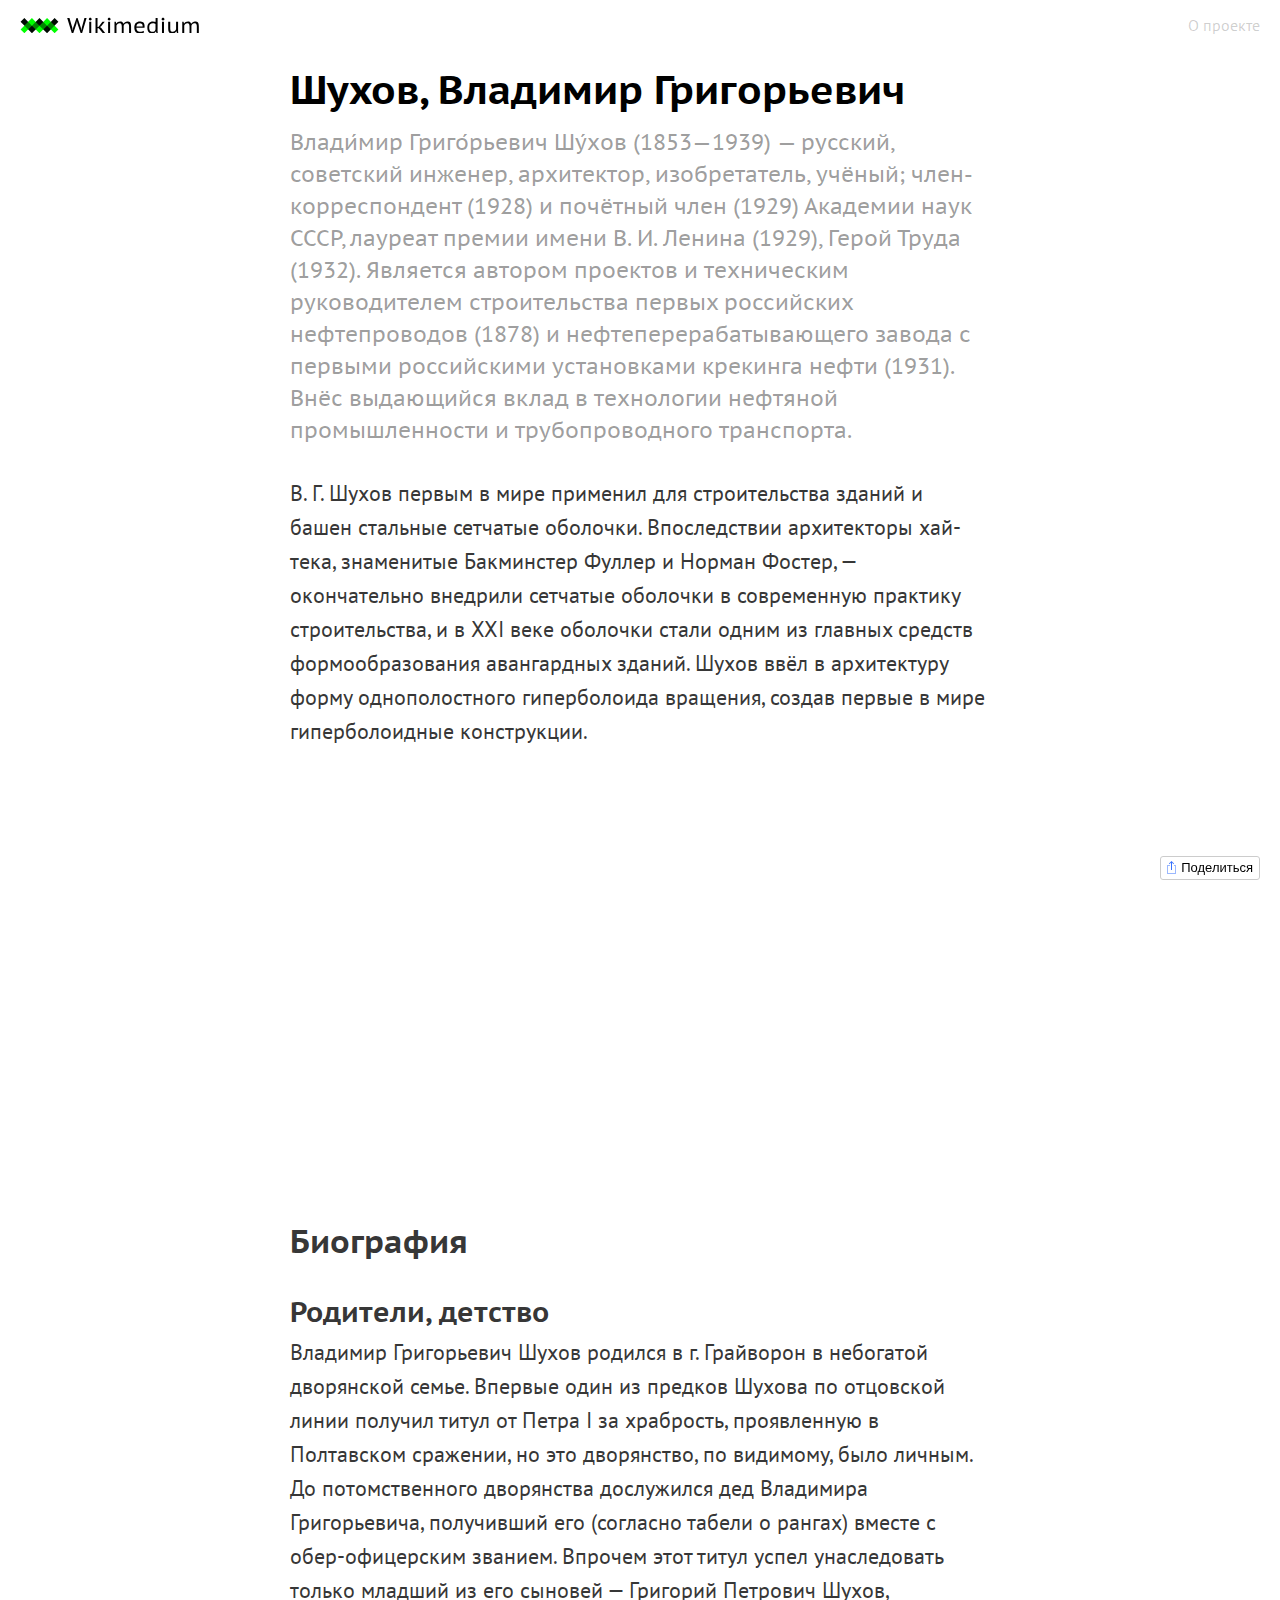
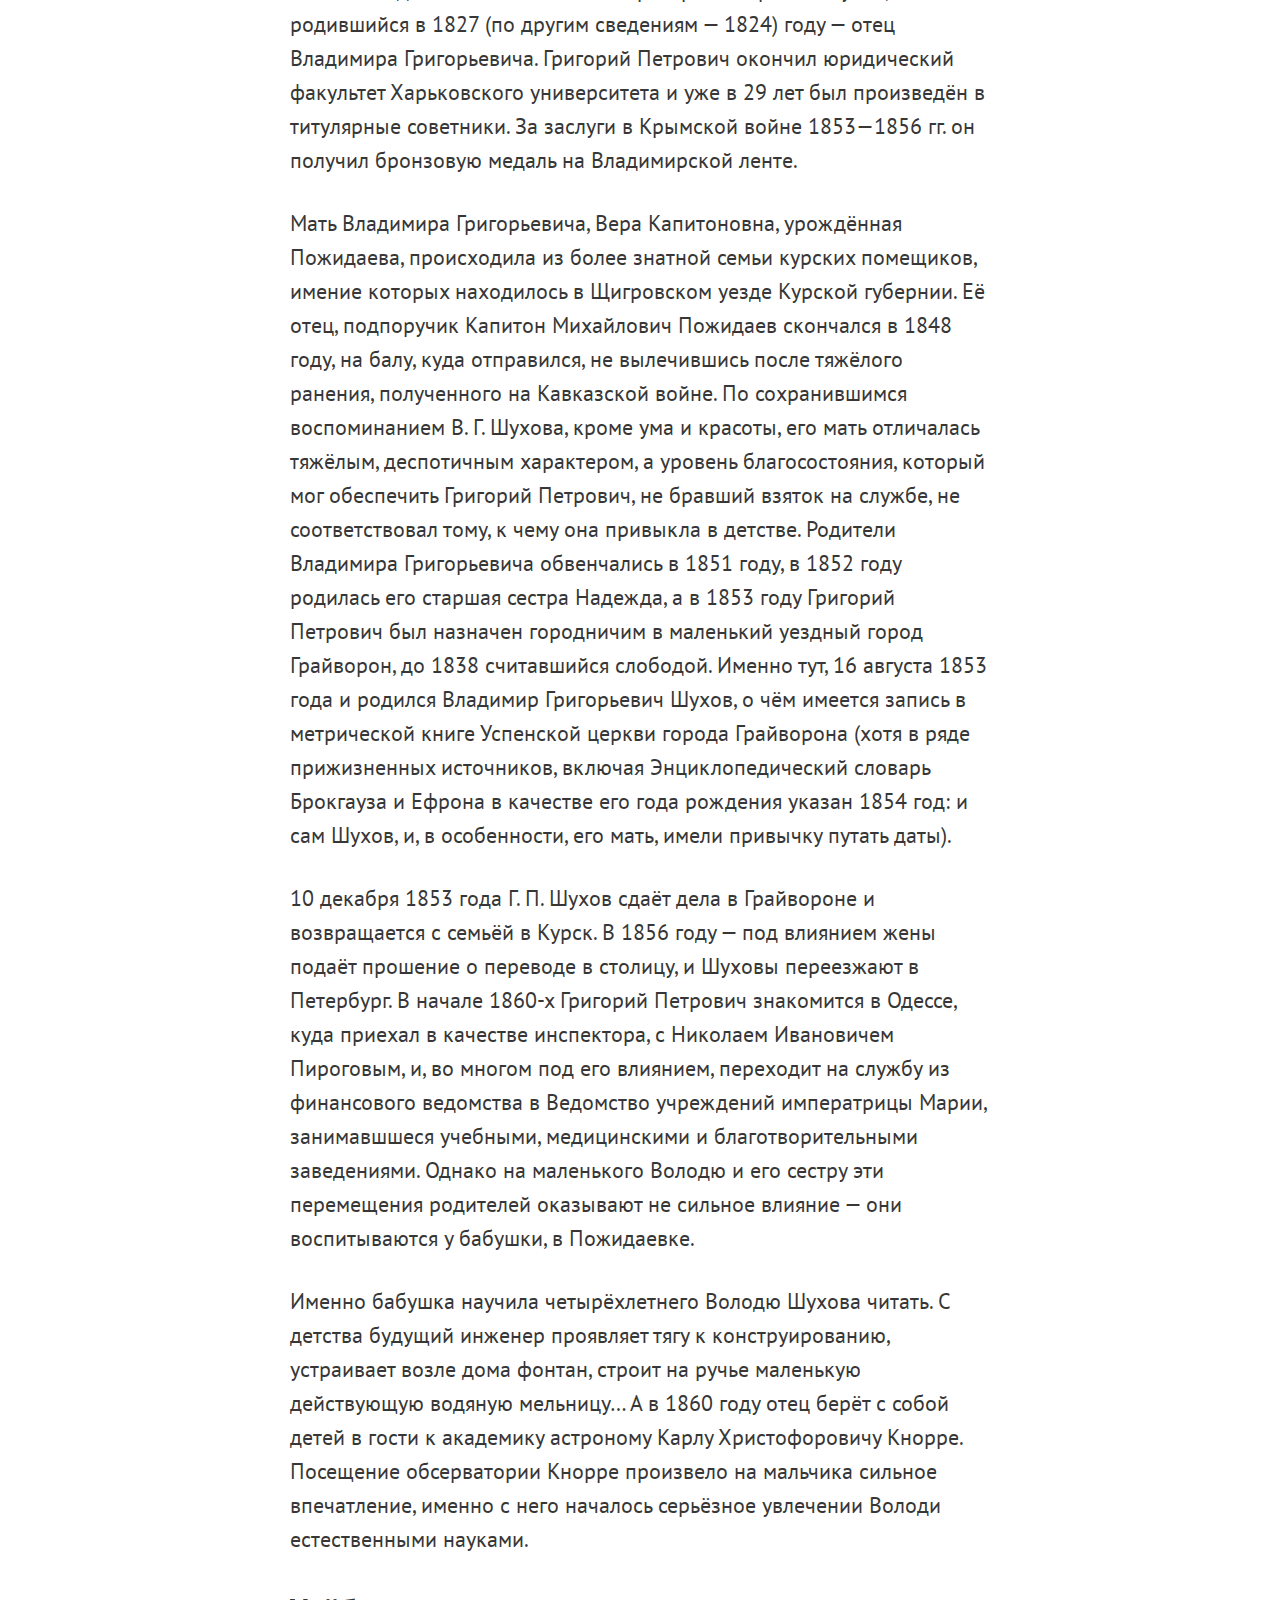
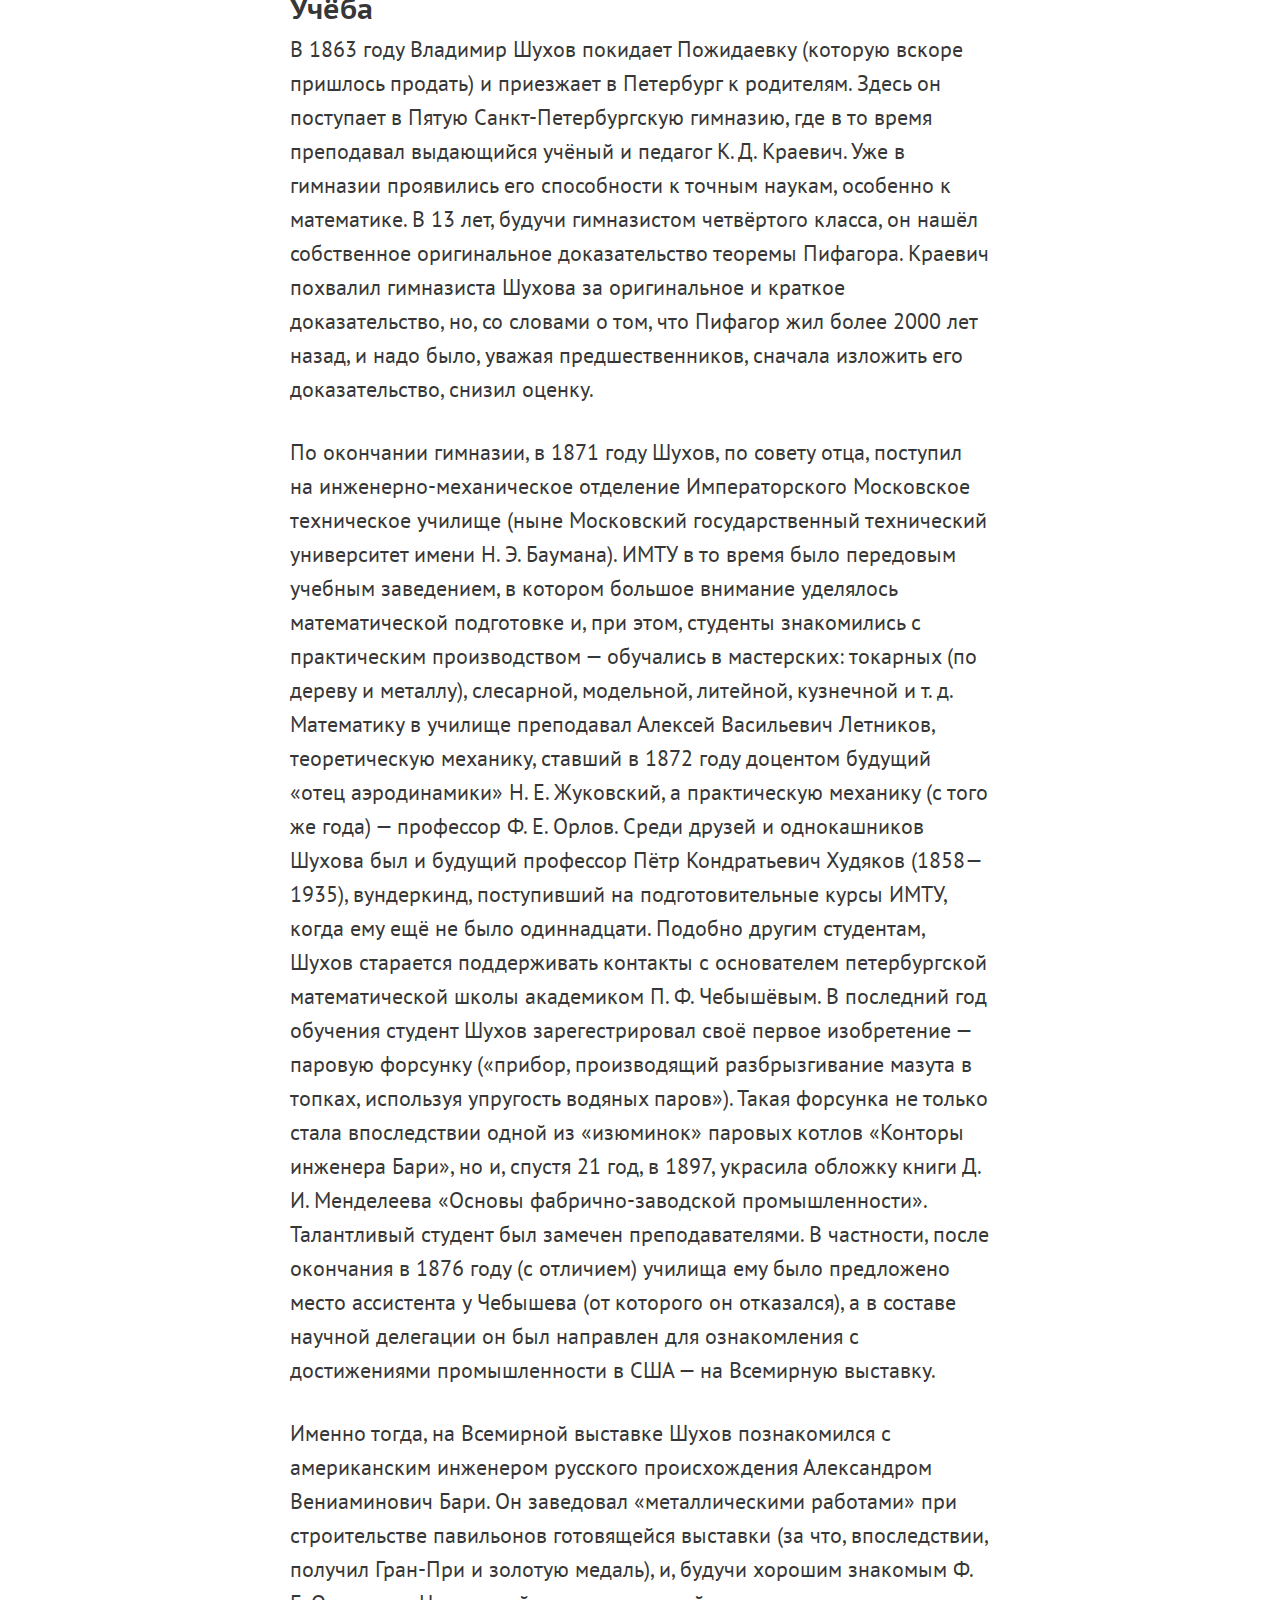
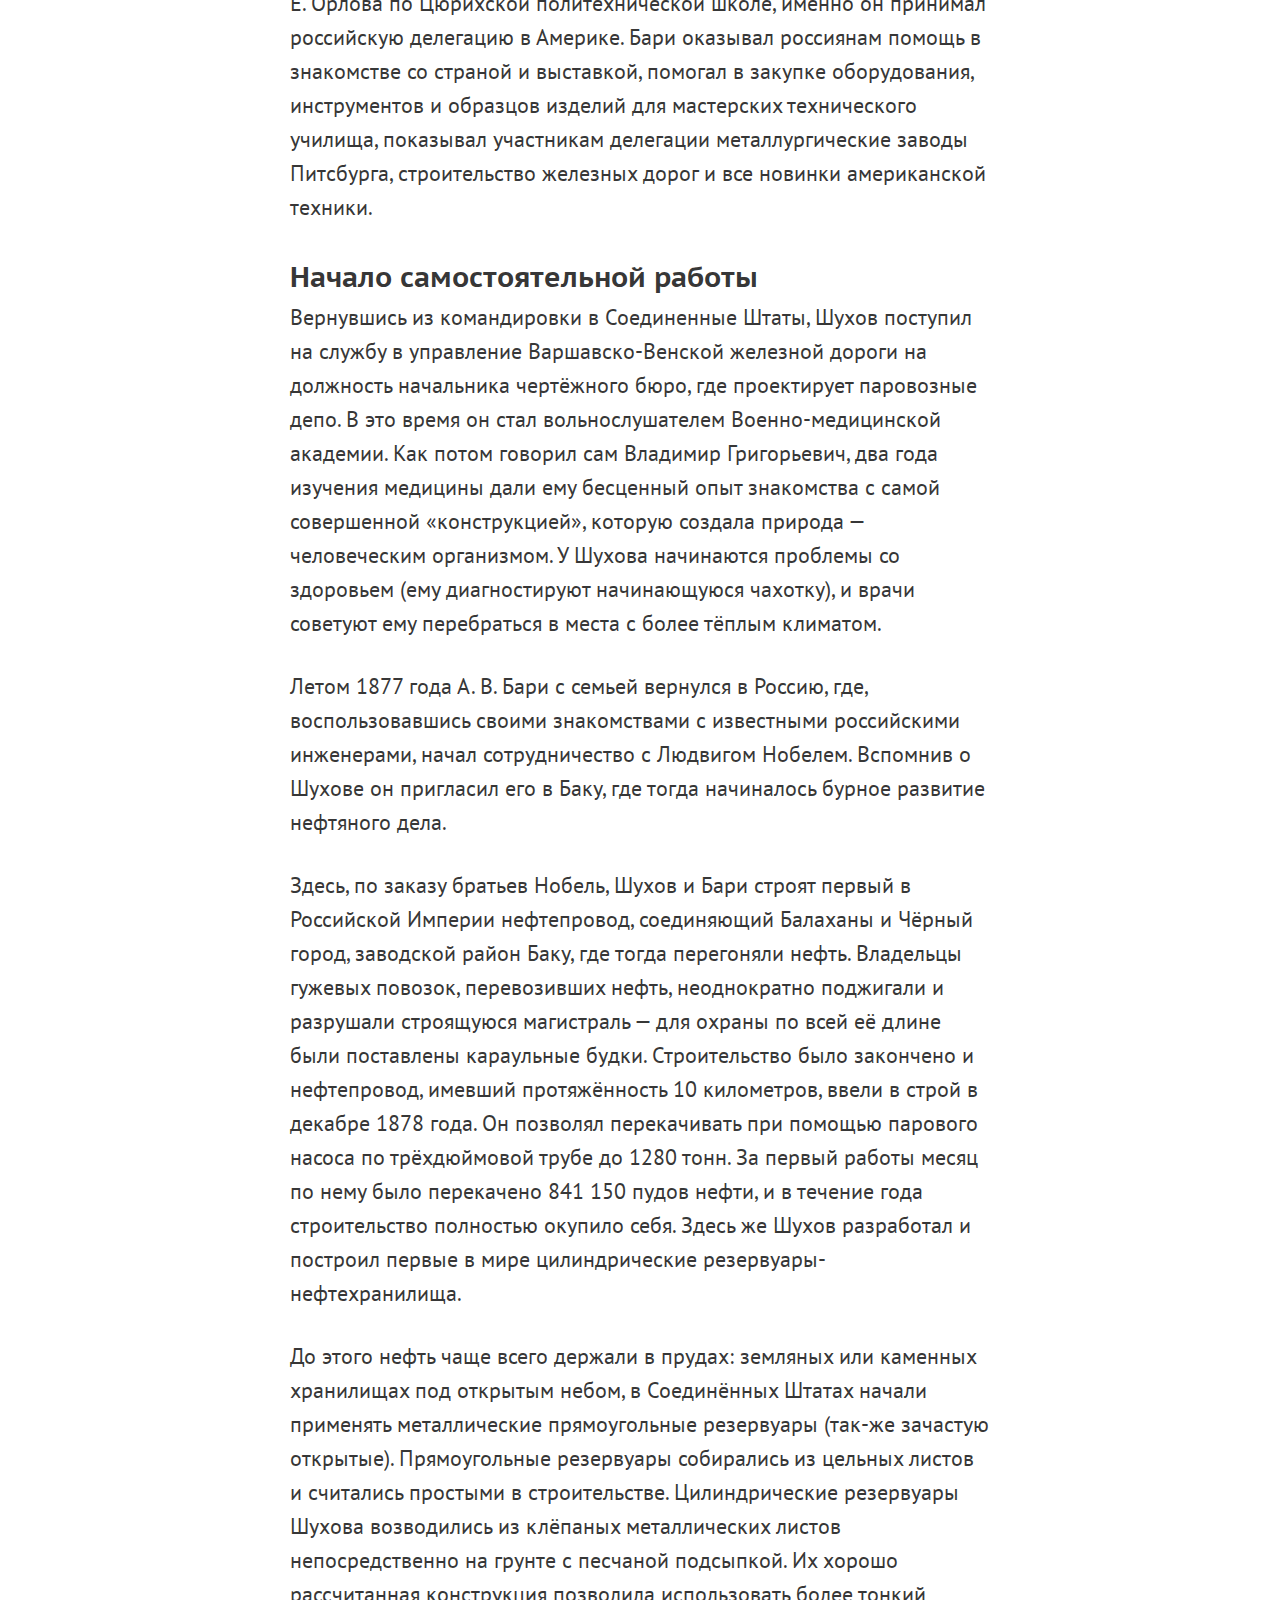
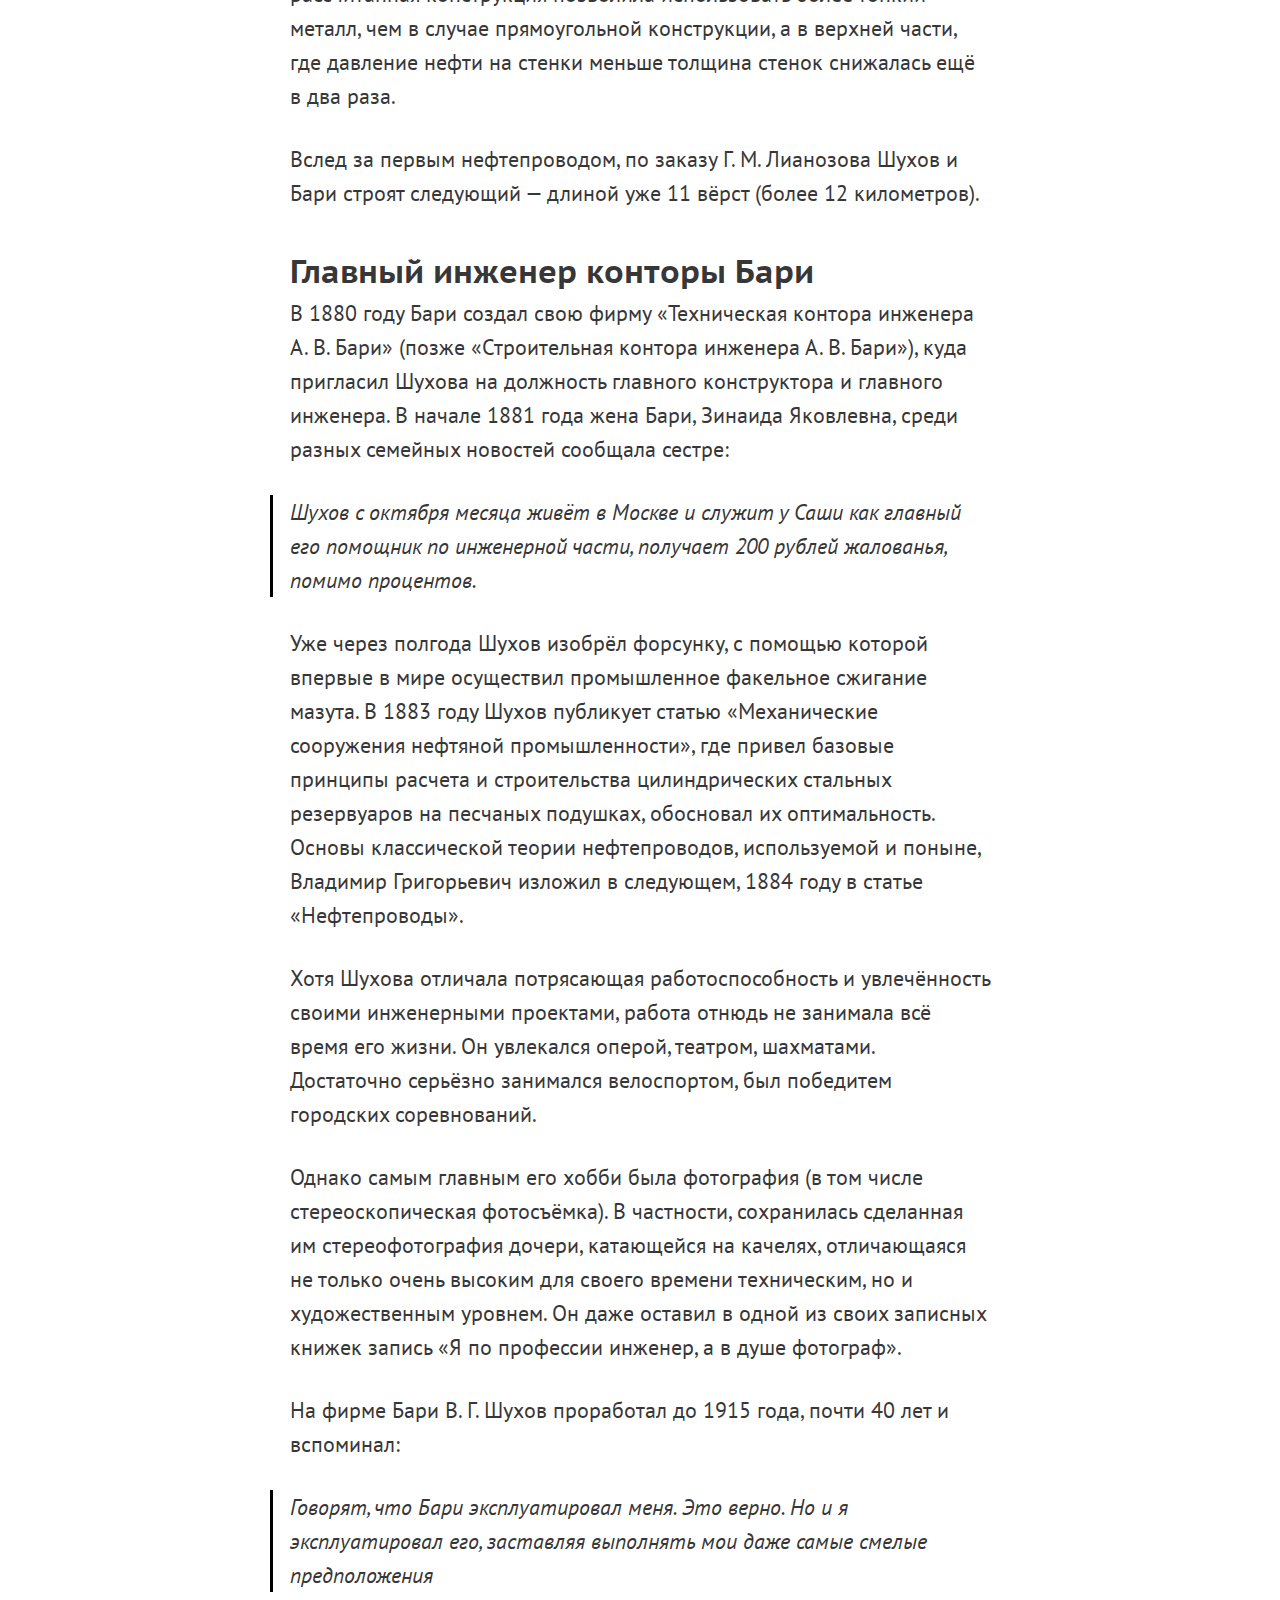
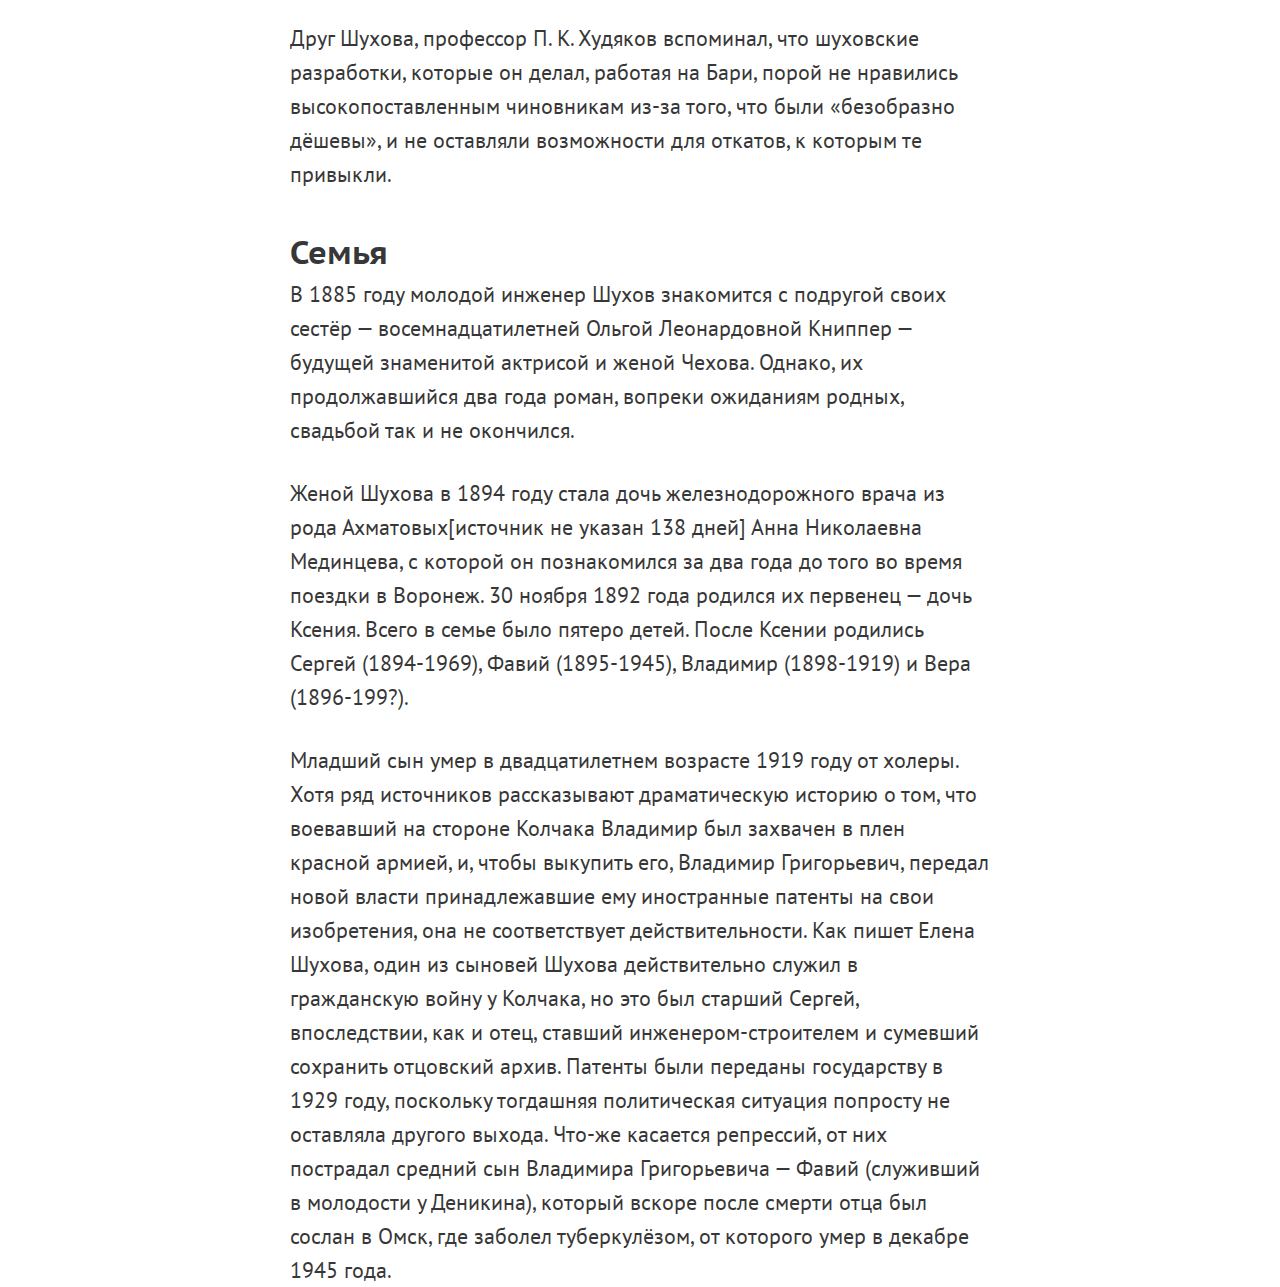
<file: posts/shuhov.html>
<!DOCTYPE html>
<html>
  <head>
    <meta charset="utf-8">
    <meta name="viewport" content="width=device-width">

    <title>Шухов, Владимир Григорьевич</title>

    <link rel="icon" type="image/x-icon" href="../favicon.ico">
    <link rel="icon" type="image/png" href="../favicon.png">
    <link rel="icon" type="image/gif" href="../favicon.gif">

    <link rel="stylesheet" href="../stylesheets/style.css">

    <meta name="keywords" content="wikimedium, mcs, moscow coding school, victor nechekhin, верстка, программирование, Виктор Нечехин">
    <meta name="description" content="Влади́мир Григо́рьевич Шу́хов (1853—1939) — русский, советский инженер, архитектор, изобретатель, учёный; член-корреспондент (1928) и почётный член (1929) Академии наук СССР, лауреат премии имени В. И. Ленина (1929), Герой Труда (1932). Является автором проектов и техническим руководителем строительства первых российских нефтепроводов (1878) и нефтеперерабатывающего завода с первыми российскими установками крекинга нефти (1931). Внёс выдающийся вклад в технологии нефтяной промышленности и трубопроводного транспорта.">

    <meta property="og:type" content="article">
    <meta property="og:url" content="http://wikimedium.hack.exchange/posts/shuhov.html">
    <meta property="og:title" content="Дом наркомфина">
    <meta property="og:description" content="Дом Наркомфин — жилой дом переходного типа">
    <meta property="og:image" content="http://wikimedium.hack.exchange/images/posts/share.jpg">

    <script src="../javascripts/jquery.js" charset="utf-8"></script>
    <script src="../javascripts/sidebar.js" charset="utf-8"></script>
    <script src="../javascripts/social-likes.min.js" charset="utf-8"></script>

  </head>

  <body>

    <nav class="menubar">
      <a href="../posts.html" class="logo"></a>
      <a href="../index.html" class="about">О проекте</a>
    </nav>

    <!-- nav.sidebar>ul>li*8>a>{text} -->
    <nav class="sidebar">
      <ul>
        <li>
          <a href="#s1">Шухов, Владимир Григорьевич</a>
        </li>

        <li>
          <a href="#s2">Биография</a>

          <ul>
            <li>
              <a href="#s2s1">Родители, детство</a>
            </li>

            <li>
              <a href="#s2s2">Учёба</a>
            </li>

            <li>
              <a href="#s2s3">Начало самостоятельной работы</a>
            </li>

          </ul>
        </li>

        <li>
          <a href="#s3">Главный инженер конторы Бари</a>
        </li>

        <li>
          <a href="#s4">Семья</a>
        </li>
      </ul>
    </nav>

    <article>
      <h1 id="s1">Шухов, Владимир Григорьевич</h1>
      <p>Влади́мир Григо́рьевич Шу́хов (1853—1939) — русский, советский инженер, архитектор, изобретатель, учёный; член-корреспондент (1928) и почётный член (1929) Академии наук СССР, лауреат премии имени В. И. Ленина (1929), Герой Труда (1932). Является автором проектов и техническим руководителем строительства первых российских нефтепроводов (1878) и нефтеперерабатывающего завода с первыми российскими установками крекинга нефти (1931). Внёс выдающийся вклад в технологии нефтяной промышленности и трубопроводного транспорта.</p>
      <p>В. Г. Шухов первым в мире применил для строительства зданий и башен стальные сетчатые оболочки. Впоследствии архитекторы хай-тека, знаменитые Бакминстер Фуллер и Норман Фостер, — окончательно внедрили сетчатые оболочки в современную практику строительства, и в XXI веке оболочки стали одним из главных средств формообразования авангардных зданий. Шухов ввёл в архитектуру форму однополостного гиперболоида вращения, создав первые в мире гиперболоидные конструкции.</p>

      <iframe class="video" width="560" height="315" src="https://www.youtube.com/embed/NMllaxuWp94" frameborder="0" allowfullscreen></iframe>

      <h2 id="s2">Биография</h2>

      <h3 id="s2s1">Родители, детство</h3>

      <p>Владимир Григорьевич Шухов родился в г. Грайворон в небогатой дворянской семье. Впервые один из предков Шухова по отцовской линии получил титул от Петра I за храбрость, проявленную в Полтавском сражении, но это дворянство, по видимому, было личным. До потомственного дворянства дослужился дед Владимира Григорьевича, получивший его (согласно табели о рангах) вместе с обер-офицерским званием. Впрочем этот титул успел унаследовать только младший из его сыновей — Григорий Петрович Шухов, родившийся в 1827 (по другим сведениям — 1824) году — отец Владимира Григорьевича. Григорий Петрович окончил юридический факультет Харьковского университета и уже в 29 лет был произведён в титулярные советники. За заслуги в Крымской войне 1853—1856 гг. он получил бронзовую медаль на Владимирской ленте.</p>
      <p>Мать Владимира Григорьевича, Вера Капитоновна, урождённая Пожидаева, происходила из более знатной семьи курских помещиков, имение которых находилось в Щигровском уезде Курской губернии. Её отец, подпоручик Капитон Михайлович Пожидаев скончался в 1848 году, на балу, куда отправился, не вылечившись после тяжёлого ранения, полученного на Кавказской войне. По сохранившимся воспоминанием В. Г. Шухова, кроме ума и красоты, его мать отличалась тяжёлым, деспотичным характером, а уровень благосостояния, который мог обеспечить Григорий Петрович, не бравший взяток на службе, не соответствовал тому, к чему она привыкла в детстве. Родители Владимира Григорьевича обвенчались в 1851 году, в 1852 году родилась его старшая сестра Надежда, а в 1853 году Григорий Петрович был назначен городничим в маленький уездный город Грайворон, до 1838 считавшийся слободой. Именно тут, 16 августа 1853 года и родился Владимир Григорьевич Шухов, о чём имеется запись в метрической книге Успенской церкви города Грайворона (хотя в ряде прижизненных источников, включая Энциклопедический словарь Брокгауза и Ефрона в качестве его года рождения указан 1854 год: и сам Шухов, и, в особенности, его мать, имели привычку путать даты).</p>
      <p>10 декабря 1853 года Г. П. Шухов сдаёт дела в Грайвороне и возвращается с семьёй в Курск. В 1856 году — под влиянием жены подаёт прошение о переводе в столицу, и Шуховы переезжают в Петербург. В начале 1860-х Григорий Петрович знакомится в Одессе, куда приехал в качестве инспектора, с Николаем Ивановичем Пироговым, и, во многом под его влиянием, переходит на службу из финансового ведомства в Ведомство учреждений императрицы Марии, занимавшшеся учебными, медицинскими и благотворительными заведениями. Однако на маленького Володю и его сестру эти перемещения родителей оказывают не сильное влияние — они воспитываются у бабушки, в Пожидаевке.</p>
      <p>Именно бабушка научила четырёхлетнего Володю Шухова читать. С детства будущий инженер проявляет тягу к конструированию, устраивает возле дома фонтан, строит на ручье маленькую действующую водяную мельницу… А в 1860 году отец берёт с собой детей в гости к академику астроному Карлу Христофоровичу Кнорре. Посещение обсерватории Кнорре произвело на мальчика сильное впечатление, именно с него началось серьёзное увлечении Володи естественными науками.</p>

      <h3 id="s2s2">Учёба</h3>
      <p>В 1863 году Владимир Шухов покидает Пожидаевку (которую вскоре пришлось продать) и приезжает в Петербург к родителям. Здесь он поступает в Пятую Санкт-Петербургскую гимназию, где в то время преподавал выдающийся учёный и педагог К. Д. Краевич. Уже в гимназии проявились его способности к точным наукам, особенно к математике. В 13 лет, будучи гимназистом четвёртого класса, он нашёл собственное оригинальное доказательство теоремы Пифагора. Краевич похвалил гимназиста Шухова за оригинальное и краткое доказательство, но, со словами о том, что Пифагор жил более 2000 лет назад, и надо было, уважая предшественников, сначала изложить его доказательство, снизил оценку.</p>
      <p>По окончании гимназии, в 1871 году Шухов, по совету отца, поступил на инженерно-механическое отделение Императорского Московское техническое училище (ныне Московский государственный технический университет имени Н. Э. Баумана). ИМТУ в то время было передовым учебным заведением, в котором большое внимание уделялось математической подготовке и, при этом, студенты знакомились с практическим производством — обучались в мастерских: токарных (по дереву и металлу), слесарной, модельной, литейной, кузнечной и т. д. Математику в училище преподавал Алексей Васильевич Летников, теоретическую механику, ставший в 1872 году доцентом будущий «отец аэродинамики» Н. Е. Жуковский, а практическую механику (с того же года) — профессор Ф. Е. Орлов. Среди друзей и однокашников Шухова был и будущий профессор Пётр Кондратьевич Худяков (1858—1935), вундеркинд, поступивший на подготовительные курсы ИМТУ, когда ему ещё не было одиннадцати. Подобно другим студентам, Шухов старается поддерживать контакты с основателем петербургской математической школы академиком П. Ф. Чебышёвым. В последний год обучения студент Шухов зарегестрировал своё первое изобретение — паровую форсунку («прибор, производящий разбрызгивание мазута в топках, используя упругость водяных паров»). Такая форсунка не только стала впоследствии одной из «изюминок» паровых котлов «Конторы инженера Бари», но и, спустя 21 год, в 1897, украсила обложку книги Д. И. Менделеева «Основы фабрично-заводской промышленности». Талантливый студент был замечен преподавателями. В частности, после окончания в 1876 году (с отличием) училища ему было предложено место ассистента у Чебышева (от которого он отказался), а в составе научной делегации он был направлен для ознакомления с достижениями промышленности в США — на Всемирную выставку.</p>
      <p>Именно тогда, на Всемирной выставке Шухов познакомился с американским инженером русского происхождения Александром Вениаминович Бари. Он заведовал «металлическими работами» при строительстве павильонов готовящейся выставки (за что, впоследствии, получил Гран-При и золотую медаль), и, будучи хорошим знакомым Ф. Е. Орлова по Цюрихской политехнической школе, именно он принимал российскую делегацию в Америке. Бари оказывал россиянам помощь в знакомстве со страной и выставкой, помогал в закупке оборудования, инструментов и образцов изделий для мастерских технического училища, показывал участникам делегации металлургические заводы Питсбурга, строительство железных дорог и все новинки американской техники.</p>

      <h3 id="s2s3">Начало самостоятельной работы</h3>
      <p>Вернувшись из командировки в Соединенные Штаты, Шухов поступил на службу в управление Варшавско-Венской железной дороги на должность начальника чертёжного бюро, где проектирует паровозные депо. В это время он стал вольнослушателем Военно-медицинской академии. Как потом говорил сам Владимир Григорьевич, два года изучения медицины дали ему бесценный опыт знакомства с самой совершенной «конструкцией», которую создала природа — человеческим организмом. У Шухова начинаются проблемы со здоровьем (ему диагностируют начинающуюся чахотку), и врачи советуют ему перебраться в места с более тёплым климатом.</p>
      <p>Летом 1877 года А. В. Бари с семьей вернулся в Россию, где, воспользовавшись своими знакомствами с известными российскими инженерами, начал сотрудничество с Людвигом Нобелем. Вспомнив о Шухове он пригласил его в Баку, где тогда начиналось бурное развитие нефтяного дела.</p>
      <p>Здесь, по заказу братьев Нобель, Шухов и Бари строят первый в Российской Империи нефтепровод, соединяющий Балаханы и Чёрный город, заводской район Баку, где тогда перегоняли нефть. Владельцы гужевых повозок, перевозивших нефть, неоднократно поджигали и разрушали строящуюся магистраль — для охраны по всей её длине были поставлены караульные будки. Строительство было закончено и нефтепровод, имевший протяжённость 10 километров, ввели в строй в декабре 1878 года. Он позволял перекачивать при помощью парового насоса по трёхдюймовой трубе до 1280 тонн. За первый работы месяц по нему было перекачено 841 150 пудов нефти, и в течение года строительство полностью окупило себя. Здесь же Шухов разработал и построил первые в мире цилиндрические резервуары-нефтехранилища.</p>
      <p>До этого нефть чаще всего держали в прудах: земляных или каменных хранилищах под открытым небом, в Соединённых Штатах начали применять металлические прямоугольные резервуары (так-же зачастую открытые). Прямоугольные резервуары собирались из цельных листов и считались простыми в строительстве. Цилиндрические резервуары Шухова возводились из клёпаных металлических листов непосредственно на грунте с песчаной подсыпкой. Их хорошо рассчитанная конструкция позволила использовать более тонкий металл, чем в случае прямоугольной конструкции, а в верхней части, где давление нефти на стенки меньше толщина стенок снижалась ещё в два раза.</p>
      <p>Вслед за первым нефтепроводом, по заказу Г. М. Лианозова Шухов и Бари строят следующий — длиной уже 11 вёрст (более 12 километров).</p>



      <h2 id="s3">Главный инженер конторы Бари</h2>
      <p>В 1880 году Бари создал свою фирму «Техническая контора инженера А. В. Бари» (позже «Строительная контора инженера А. В. Бари»), куда пригласил Шухова на должность главного конструктора и главного инженера. В начале 1881 года жена Бари, Зинаида Яковлевна, среди разных семейных новостей сообщала сестре:</p>
      <blockquote>Шухов с октября месяца живёт в Москве и служит у Саши как главный его помощник по инженерной части, получает 200 рублей жалованья, помимо процентов.</blockquote>
      <p>Уже через полгода Шухов изобрёл форсунку, с помощью которой впервые в мире осуществил промышленное факельное сжигание мазута. В 1883 году Шухов публикует статью «Механические сооружения нефтяной промышленности», где привел базовые принципы расчета и строительства цилиндрических стальных резервуаров на песчаных подушках, обосновал их оптимальность. Основы классической теории нефтепроводов, используемой и поныне, Владимир Григорьевич изложил в следующем, 1884 году в статье «Нефтепроводы».</p>
      <p>Хотя Шухова отличала потрясающая работоспособность и увлечённость своими инженерными проектами, работа отнюдь не занимала всё время его жизни. Он увлекался оперой, театром, шахматами. Достаточно серьёзно занимался велоспортом, был победитем городских соревнований.</p>
      <p>Однако самым главным его хобби была фотография (в том числе стереоскопическая фотосъёмка). В частности, сохранилась сделанная им стереофотография дочери, катающейся на качелях, отличающаяся не только очень высоким для своего времени техническим, но и художественным уровнем. Он даже оставил в одной из своих записных книжек запись «Я по профессии инженер, а в душе фотограф».</p>
      <p>На фирме Бари В. Г. Шухов проработал до 1915 года, почти 40 лет и вспоминал:</p>
      <blockquote>Говорят, что Бари эксплуатировал меня. Это верно. Но и я эксплуатировал его, заставляя выполнять мои даже самые смелые предположения</blockquote>
      <p>Друг Шухова, профессор П. К. Худяков вспоминал, что шуховские разработки, которые он делал, работая на Бари, порой не нравились высокопоставленным чиновникам из-за того, что были «безобразно дёшевы», и не оставляли возможности для откатов, к которым те привыкли.</p>

      <h2 id="s4">Семья</h2>
      <p>В 1885 году молодой инженер Шухов знакомится с подругой своих сестёр — восемнадцатилетней Ольгой Леонардовной Книппер — будущей знаменитой актрисой и женой Чехова. Однако, их продолжавшийся два года роман, вопреки ожиданиям родных, свадьбой так и не окончился.</p>
      <p>Женой Шухова в 1894 году стала дочь железнодорожного врача из рода Ахматовых[источник не указан 138 дней] Анна Николаевна Мединцева, с которой он познакомился за два года до того во время поездки в Воронеж. 30 ноября 1892 года родился их первенец — дочь Ксения. Всего в семье было пятеро детей. После Ксении родились Сергей (1894-1969), Фавий (1895-1945), Владимир (1898-1919) и Вера (1896-199?).</p>
      <p>Младший сын умер в двадцатилетнем возрасте 1919 году от холеры. Хотя ряд источников рассказывают драматическую историю о том, что воевавший на стороне Колчака Владимир был захвачен в плен красной армией, и, чтобы выкупить его, Владимир Григорьевич, передал новой власти принадлежавшие ему иностранные патенты на свои изобретения, она не соответствует действительности. Как пишет Елена Шухова, один из сыновей Шухова действительно служил в гражданскую войну у Колчака, но это был старший Сергей, впоследствии, как и отец, ставший инженером-строителем и сумевший сохранить отцовский архив. Патенты были переданы государству в 1929 году, поскольку тогдашняя политическая ситуация попросту не оставляла другого выхода. Что-же касается репрессий, от них пострадал средний сын Владимира Григорьевича — Фавий (служивший в молодости у Деникина), который вскоре после смерти отца был сослан в Омск, где заболел туберкулёзом, от которого умер в декабре 1945 года.</p>

    </article>

    <footer class="share">
          <div class="social-likes social-likes_single" data-counters="no" data-url="http://wikimedium.hack.exchange/posts/narkomfin.html" data-single-title="Поделиться">
            <div class="facebook" title="Поделиться ссылкой на Фейсбуке">Facebook</div>
            <div class="twitter" title="Поделиться ссылкой в Твиттере">Twitter</div>
            <div class="vkontakte" title="Поделиться ссылкой во Вконтакте">Вконтакте</div>
            <div class="pinterest" title="Поделиться картинкой на Пинтересте" data-media="">Pinterest</div>
          </div>
    </footer>
  </body>
</html>
</file>
<file: stylesheets/style.css>
@import "reset.css";
@import url('https://fonts.googleapis.com/css?family=PT+Sans+Caption:400,700%7CPT+Sans:400,400i,700,700i&subset=cyrillic');
@import "social-likes_birman.css";

@import "layout.css";
@import "content.css";
@import "sidebar.css";
@import "menubar.css";
@import "posts.css";
@import "landing.css";
@import "ui.css";
</file>
